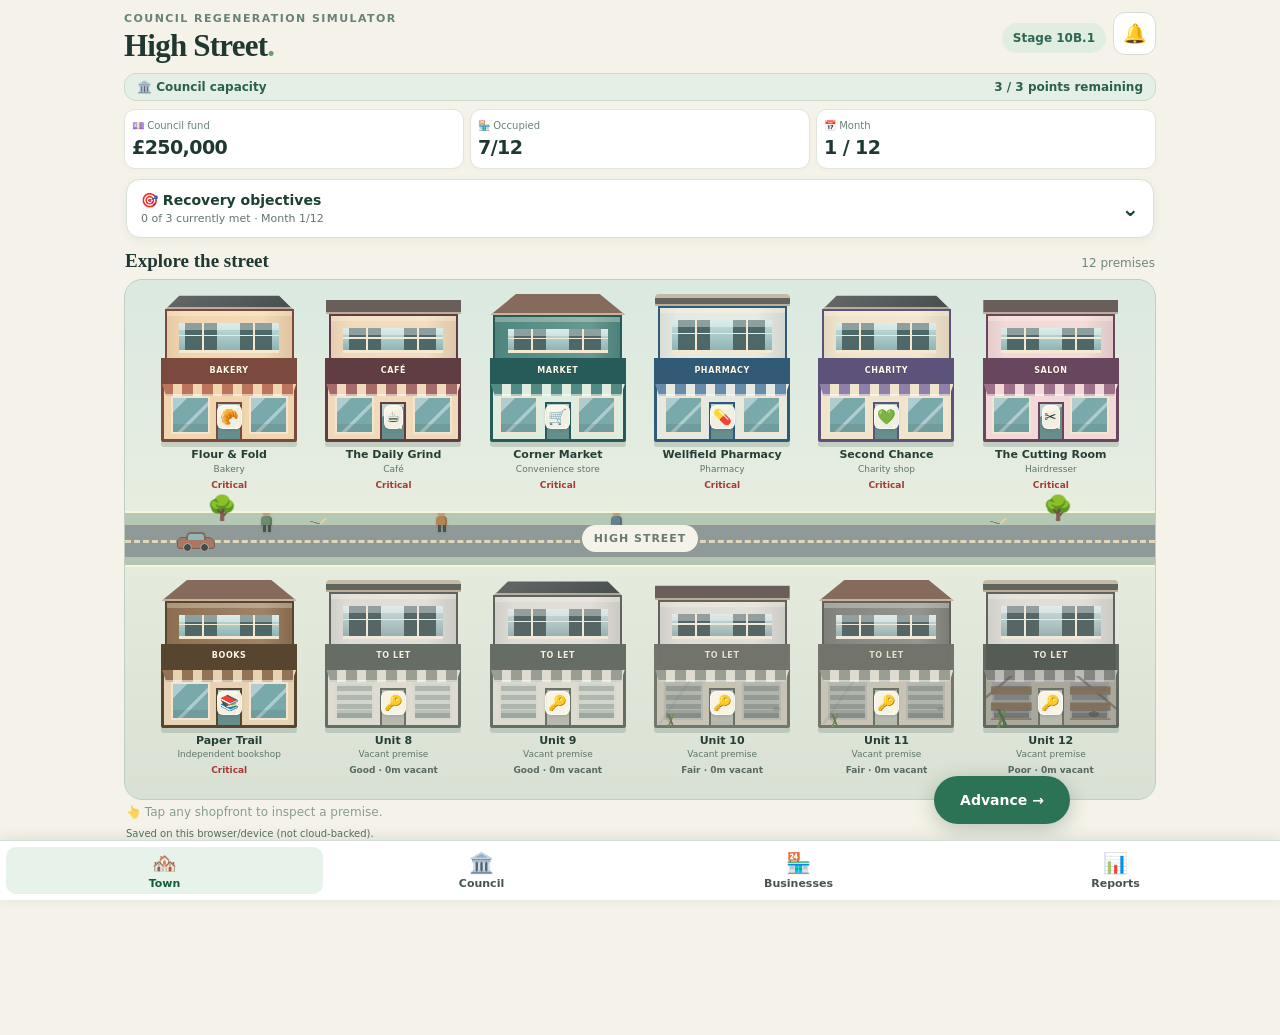
<file: index.html>
<!doctype html><html lang="en"><head><meta charset="UTF-8"><meta name="viewport" content="width=device-width,initial-scale=1,viewport-fit=cover"><title>High Street · Stage 10B.1</title><link rel="stylesheet" href="styles.css"><link rel="stylesheet" href="stage2.css?v=8a1-ui"><style>#details #close{display:none!important}</style><link rel="stylesheet" href="interface.css?v=8b5"><link rel="stylesheet" href="street-art.css?v=9a4"><link rel="stylesheet" href="owner-requests.css?v=9c4"><link rel="stylesheet" href="property-improvements.css?v=10a21"></head><body>
<main class="shell"><header><div><div class="eyebrow">Council regeneration simulator</div><h1>High Street<span style="color:#65a079">.</span></h1></div><span class="phase">Stage 10B.1</span><button type="button" id="notification" class="notification" aria-label="Notifications">🔔 <span id="notification-count" hidden>0</span></button></header>
<section class="capacity-bar" aria-live="polite"><strong>🏛️ Council capacity</strong><span id="capacity-points">3 / 3 actions remaining</span></section>
<section class="stats overview-stats" aria-label="Town at a glance"><div class="stat"><small>💷 Council fund</small><b id="budget">—</b></div><div class="stat"><small>🏪 Occupied</small><b id="occupancy">—</b></div><div class="stat"><small>📅 Month</small><b id="month">—</b></div></section>
<section class="town-metrics" id="town-metrics" aria-label="Town economy"></section>
<section class="recovery-strip" id="recovery-strip" aria-label="Current recovery objectives"></section>
<nav class="quick-actions grouped-nav" aria-label="Legacy game options"><button type="button" id="show-council"><span aria-hidden="true">🏛️</span><span>Council</span></button><button type="button" id="show-economy"><span aria-hidden="true">💷</span><span>Economy</span></button><button type="button" id="show-performance"><span aria-hidden="true">📈</span><span>Performance</span></button><button type="button" id="show-alerts"><span aria-hidden="true">🔔</span><span>Alerts</span></button></nav>
<div id="pending-banner" class="pending-banner" hidden><strong>⚠ Council decision required</strong><span id="pending-message"></span><button type="button" id="reopen-event">Review decision</button></div>
<div class="section-head"><h2>Explore the street</h2><span>12 premises</span></div>
<div class="street-viewport" id="street-viewport" tabindex="0" aria-label="Scrollable interactive high street"><div class="map" aria-label="Interactive high street"><div class="rowshops" id="north"></div><div class="street"><span class="tree first" aria-hidden="true">🌳</span><span class="road-label">HIGH STREET</span><span class="street-scroll-cue" id="street-scroll-cue" aria-hidden="true" hidden>↔ <small>Scroll</small></span><span class="tree last" aria-hidden="true">🌳</span></div><div class="rowshops" id="south"></div></div></div><div class="hint">👆 Tap any shopfront to inspect a premise.</div>
<div class="floating-advance"><button type="button" id="advance" class="advance">Advance →</button></div>
<div id="save-status" class="save-status" aria-live="polite">Checking saved progress…</div>
<div id="modal" class="modal-backdrop" hidden><div class="modal-sheet" role="dialog" aria-modal="true" aria-labelledby="modal-title" tabindex="-1"><div class="modal-bar"><strong id="modal-title">High Street</strong><button type="button" class="modal-dismiss" id="dismiss-modal" aria-label="Close panel">×</button></div><div class="modal-scroll">
<section class="panel" id="notifications" hidden></section><section class="panel" id="owner-request" hidden></section><section class="panel" id="economy-hub" hidden><h3>💷 Town economy</h3><p class="hub-intro">Explore local conditions and what is affecting your town.</p><div class="hub-actions"><button type="button" id="hub-local-economy">Local economy <small>Employment, earnings and living costs</small></button><button type="button" id="hub-issues">Current issues <small>Policies and developments affecting the town</small></button></div></section>
<section class="panel" id="local-economy-panel" hidden><h3>Local economy</h3><div id="local-economy-content"></div></section>
<section class="panel" id="issues" hidden><h3>Current issues & influences</h3><div id="issues-content"></div></section>
<section class="panel" id="performance" hidden><h3>Town performance</h3><p>Track the town and individual shops across completed months.</p><div class="perf-controls"><label for="perf-metric">Metric</label><select id="perf-metric"></select><label for="perf-shop">Business</label><select id="perf-shop"></select></div><div id="perf-summary" class="perf-summary"></div><div id="perf-chart" class="perf-chart"></div><div id="perf-data"></div></section>
<section class="panel" id="alerts-hub" hidden><h3>🔔 Alerts & updates</h3><p class="hub-intro">Notifications, your latest month and the recovery challenge.</p><div class="hub-actions"><button type="button" id="hub-notifications">Notifications <small>Decisions, opportunities and completed results</small></button><button type="button" id="hub-report">Monthly report <small>Trading and council finance summary</small></button><button type="button" id="hub-challenge">Recovery objectives <small>Targets and restart options</small></button></div></section>
<section class="panel" id="goal-panel" hidden><h3>12-month challenge</h3><p>Finish Month 12 with <b>10 of 12 premises occupied</b>, <b>10,000 monthly visits</b> and <b>70% of trading businesses financially Stable</b>. All three targets must be met. The final assessment uses completed Month 12 results.</p><button type="button" id="reset" class="reset">Restart challenge</button></section>
<section class="panel" id="council" aria-label="Council business rates policy"></section><section class="panel event-panel" id="event" hidden aria-live="polite"></section><section class="panel" id="final" hidden aria-live="polite"></section>
<section class="panel" id="report" hidden aria-live="polite"><h3>Month <span id="report-month"></span> trading report</h3><div class="details"><div class="detail"><small>Combined operating profit</small><strong id="report-profit"></strong></div><div class="detail"><small>Business rates expense</small><strong id="report-rates"></strong></div><div class="detail"><small>Council rates received</small><strong id="report-receipts"></strong></div><div class="detail"><small>Rates policy applied</small><strong id="report-band"></strong></div><div class="detail"><small>Council service costs</small><strong id="report-services"></strong></div><div class="detail"><small>Council fund after receipts and services</small><strong id="report-budget"></strong></div></div><div id="report-risks" class="note"></div></section>
<section class="panel" id="opportunities" hidden></section><section class="panel" id="details" hidden aria-live="polite"><div class="panel-top"><div><div class="eyebrow" id="detail-premise">Premise</div><h3><span id="detail-icon"></span> <span id="detail-title"></span></h3></div><button class="close" id="close" aria-label="Close details">×</button></div><section id="shop-overview" class="shop-overview" hidden></section><p id="detail-description"></p><details class="shop-meta"><summary>About this premises</summary><div class="details"><div class="detail"><small>Business category</small><strong id="detail-type"></strong></div><div class="detail"><small>Current status</small><strong id="detail-status"></strong></div><div class="detail"><small>Street position</small><strong id="detail-position"></strong></div><div class="detail" id="risk-box"><small>Financial outlook</small><strong id="detail-risk"></strong></div></div></details><section id="grant-section" class="grant-section" hidden></section><section id="financials" class="financials" hidden></section><section id="tenant-section" class="grant-section" hidden></section></section>
</div></div></div>
<div class="footer">High Street · Stage 10B.1 · £0 prototype</div></main><script src="data.js"></script><script src="rates.js"></script><script src="grants.js"></script><script src="economy.js"></script><script src="simulation.js"></script><script src="local-economy.js"></script><script src="businesses.js"></script><script src="council.js"></script><script src="strategic-opportunities.js"></script><script src="challenge.js"></script><script src="economic-actions.js"></script><script src="performance.js"></script><script src="capacity.js"></script><script src="property.js?v=10a1"></script><script src="developments.js"></script><script src="app.js?v=8a1-ui"></script><script src="interface.js?v=9c2"></script><script src="street-art.js?v=9a4"></script><script src="owner-request-rules.js?v=9c3"></script><script src="owner-requests.js?v=10a21"></script><script src="modal-controller.js?v=9c11"></script><script src="property-condition.js?v=10a1"></script><script src="property-improvements.js?v=10a21"></script><script src="ui-feedback.js?v=10a21"></script><script src="autonomous-openings.js?v=10b1"></script></body></html>
</file>
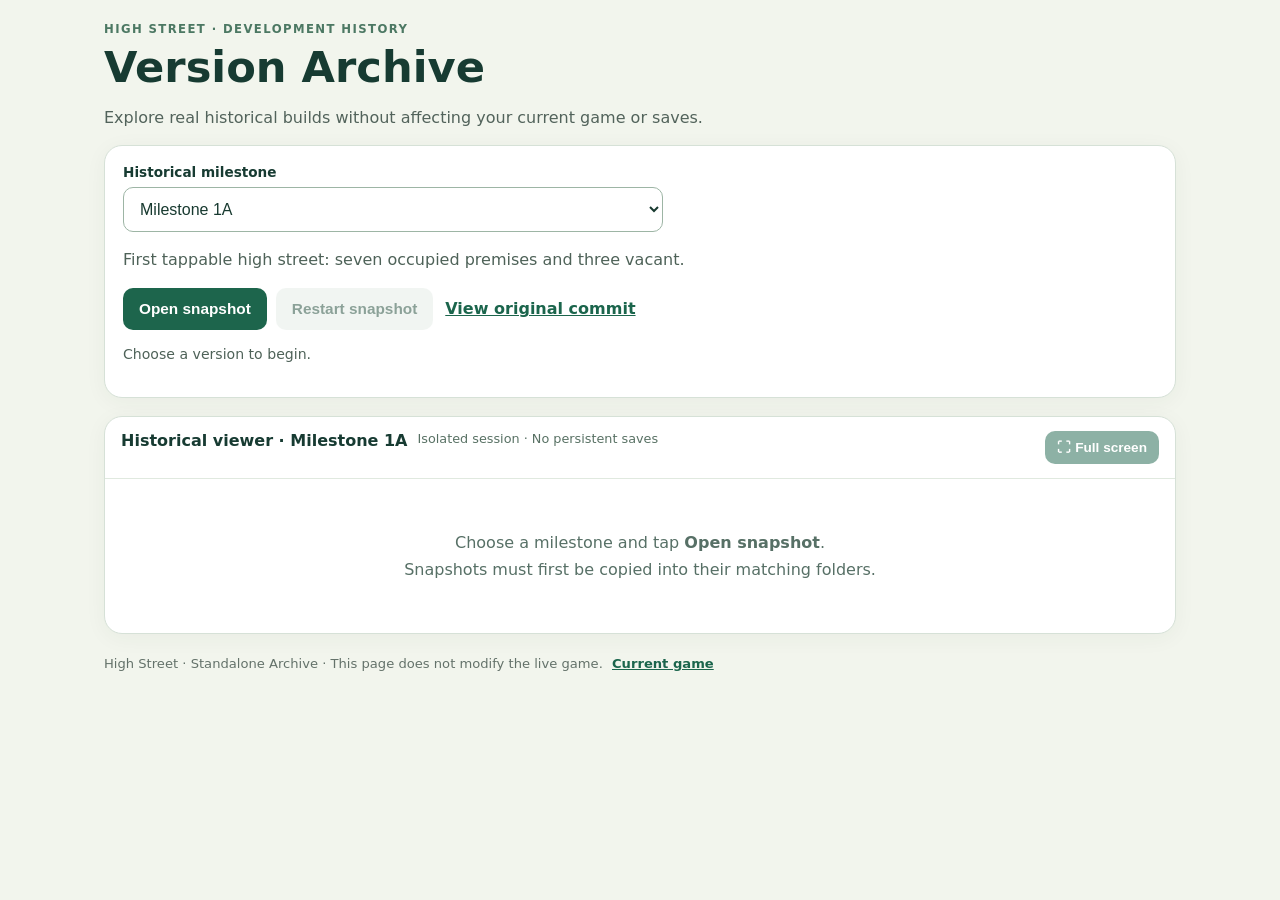
<file: archive/index.html>
<!doctype html>
<html lang="en"><head><meta charset="utf-8"><meta name="viewport" content="width=device-width,initial-scale=1,viewport-fit=cover"><meta name="color-scheme" content="light"><title>High Street — Version Archive</title><link rel="stylesheet" href="archive.css"></head>
<body><main class="shell"><header><div class="eyebrow">HIGH STREET · DEVELOPMENT HISTORY</div><h1>Version Archive</h1><p>Explore real historical builds without affecting your current game or saves.</p></header>
<section class="controls" aria-label="Choose a version"><label for="version">Historical milestone</label><select id="version"></select><p id="description"></p><div class="actions"><button id="open" type="button">Open snapshot</button><button id="restart" type="button" class="secondary" disabled>Restart snapshot</button><a id="commit" target="_blank" rel="noopener noreferrer">View original commit</a></div><p id="status" role="status" aria-live="polite">Choose a version to begin.</p></section>
<section class="viewer"><div class="viewerhead"><strong id="viewer-title">Historical viewer</strong><span>Isolated session · No persistent saves</span><button id="fullscreen" type="button" class="fullscreen-button" aria-pressed="false" disabled>⛶ Full screen</button></div><div id="empty" class="empty">Choose a milestone and tap <b>Open snapshot</b>.<br>Snapshots must first be copied into their matching folders.</div><iframe id="game" title="Historical High Street game" sandbox="allow-scripts allow-modals" referrerpolicy="no-referrer" hidden></iframe></section>
<footer>High Street · Standalone Archive · This page does not modify the live game. <a href="../index.html">Current game</a></footer></main>
<script src="versions.js"></script><script src="viewer.js"></script></body></html>
</file>
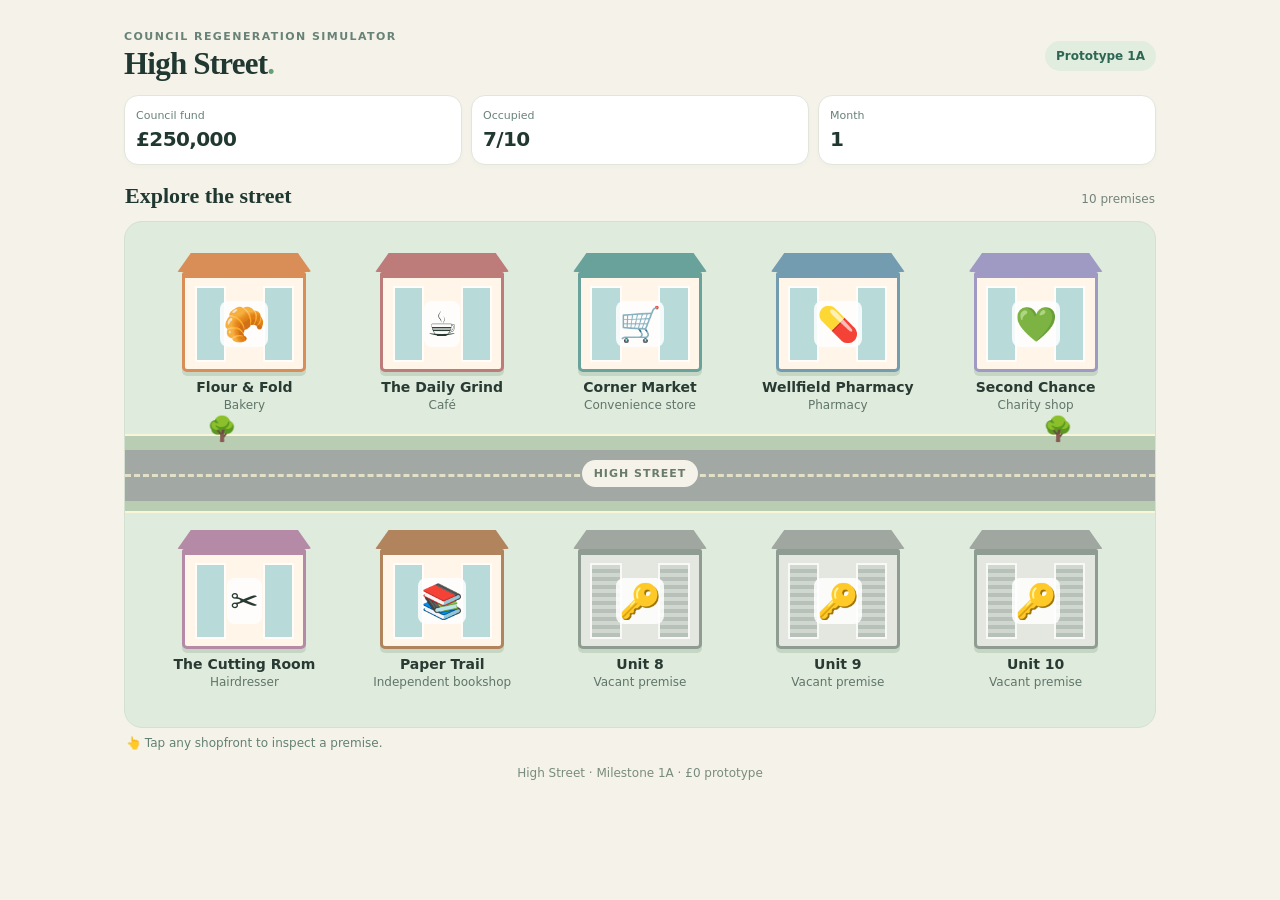
<file: archive/snapshots/1a/index.html>
<!doctype html><html lang="en"><head><meta charset="UTF-8"><meta name="viewport" content="width=device-width,initial-scale=1,viewport-fit=cover"><title>High Street • Milestone 1A</title><link rel="stylesheet" href="styles.css"></head><body>
<main class="shell"><header><div><div class="eyebrow">Council regeneration simulator</div><h1>High Street<span style="color:#65a079">.</span></h1></div><span class="phase">Prototype 1A</span></header>
<section class="stats" aria-label="Town overview"><div class="stat"><small>Council fund</small><b id="budget">—</b></div><div class="stat"><small>Occupied</small><b id="occupancy">—</b></div><div class="stat"><small>Month</small><b id="month">—</b></div></section>
<div class="section-head"><h2>Explore the street</h2><span>10 premises</span></div>
<div class="map" aria-label="Interactive high street"><div class="rowshops" id="north"></div><div class="street"><span class="tree first" aria-hidden="true">🌳</span><span class="road-label">HIGH STREET</span><span class="tree last" aria-hidden="true">🌳</span></div><div class="rowshops" id="south"></div></div><div class="hint">👆 Tap any shopfront to inspect a premise.</div>
<section class="panel" id="details" hidden aria-live="polite"><div class="panel-top"><div><div class="eyebrow" id="detail-premise">Premise</div><h3><span id="detail-icon"></span> <span id="detail-title"></span></h3></div><button class="close" id="close" aria-label="Close details">×</button></div><p id="detail-description"></p><div class="details"><div class="detail"><small>Business category</small><strong id="detail-type"></strong></div><div class="detail"><small>Current status</small><strong id="detail-status"></strong></div><div class="detail"><small>Street position</small><strong id="detail-position"></strong></div><div class="detail"><small>Financial information</small><strong>Coming in 1B</strong></div></div><div class="note">This milestone is exploratory. No trading, grants or monthly changes yet.</div></section>
<div class="footer">High Street · Milestone 1A · £0 prototype</div></main><script src="data.js"></script><script src="app.js"></script></body></html>
</file>
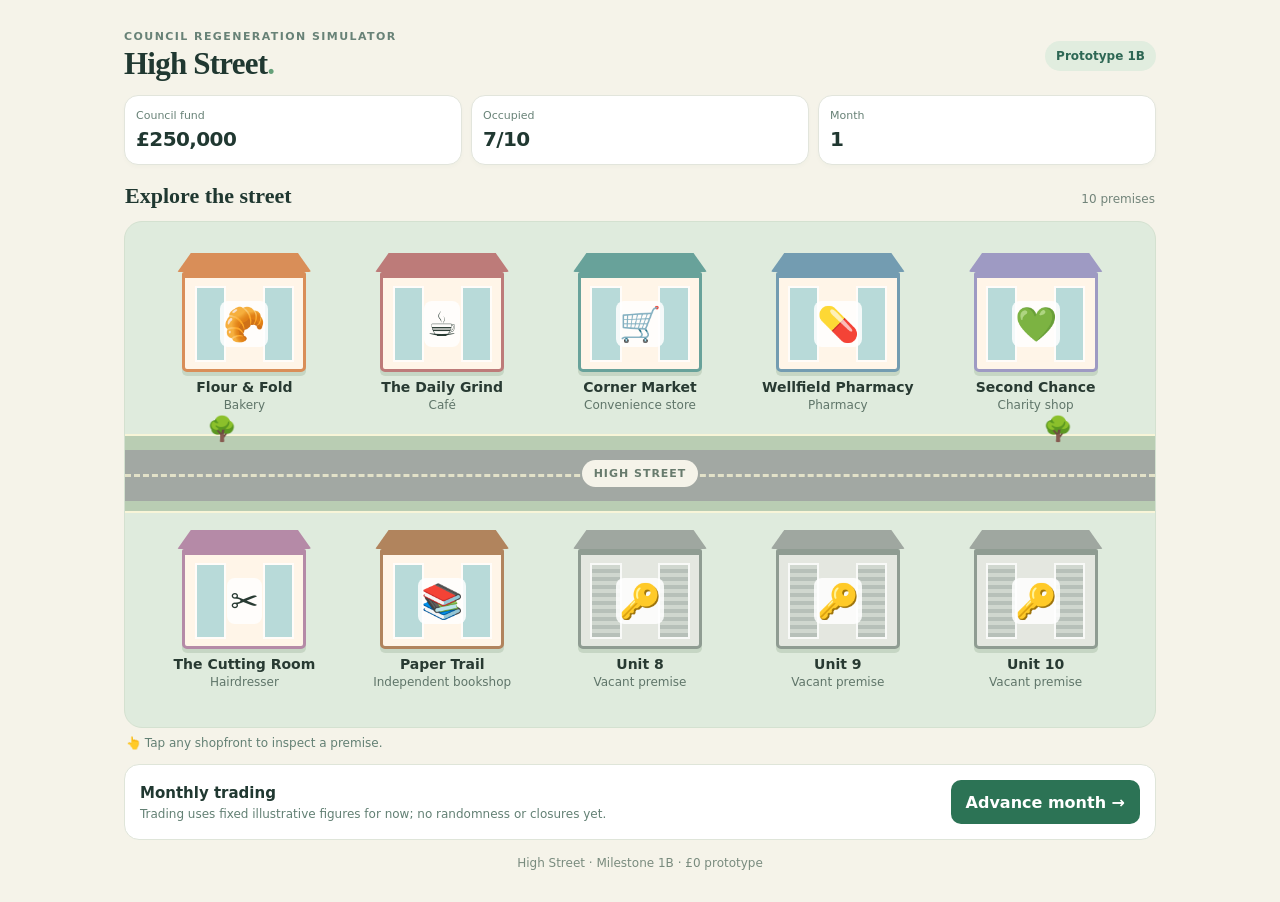
<file: archive/snapshots/1b/index.html>
<!doctype html><html lang="en"><head><meta charset="UTF-8"><meta name="viewport" content="width=device-width,initial-scale=1,viewport-fit=cover"><title>High Street • Milestone 1B</title><link rel="stylesheet" href="styles.css"></head><body>
<main class="shell"><header><div><div class="eyebrow">Council regeneration simulator</div><h1>High Street<span style="color:#65a079">.</span></h1></div><span class="phase">Prototype 1B</span></header>
<section class="stats" aria-label="Town overview"><div class="stat"><small>Council fund</small><b id="budget">—</b></div><div class="stat"><small>Occupied</small><b id="occupancy">—</b></div><div class="stat"><small>Month</small><b id="month">—</b></div></section>
<div class="section-head"><h2>Explore the street</h2><span>10 premises</span></div>
<div class="map" aria-label="Interactive high street"><div class="rowshops" id="north"></div><div class="street"><span class="tree first" aria-hidden="true">🌳</span><span class="road-label">HIGH STREET</span><span class="tree last" aria-hidden="true">🌳</span></div><div class="rowshops" id="south"></div></div><div class="hint">👆 Tap any shopfront to inspect a premise.</div>
<section class="turn-controls"><div><strong>Monthly trading</strong><p>Trading uses fixed illustrative figures for now; no randomness or closures yet.</p></div><button type="button" id="advance" class="advance">Advance month →</button></section>
<section class="panel" id="report" hidden aria-live="polite"><h3>Month <span id="report-month"></span> trading report</h3><div class="details"><div class="detail"><small>Combined operating profit</small><strong id="report-profit"></strong></div><div class="detail"><small>Business rates expense</small><strong id="report-rates"></strong></div><div class="detail"><small>Council regeneration fund</small><strong id="report-budget"></strong></div></div></section>
<section class="panel" id="details" hidden aria-live="polite"><div class="panel-top"><div><div class="eyebrow" id="detail-premise">Premise</div><h3><span id="detail-icon"></span> <span id="detail-title"></span></h3></div><button class="close" id="close" aria-label="Close details">×</button></div><p id="detail-description"></p><div class="details"><div class="detail"><small>Business category</small><strong id="detail-type"></strong></div><div class="detail"><small>Current status</small><strong id="detail-status"></strong></div><div class="detail"><small>Street position</small><strong id="detail-position"></strong></div></div><section id="financials" class="financials" hidden></section></section>
<div class="footer">High Street · Milestone 1B · £0 prototype</div></main><script src="data.js"></script><script src="rates.js"></script><script src="simulation.js"></script><script src="app.js"></script></body></html>
</file>
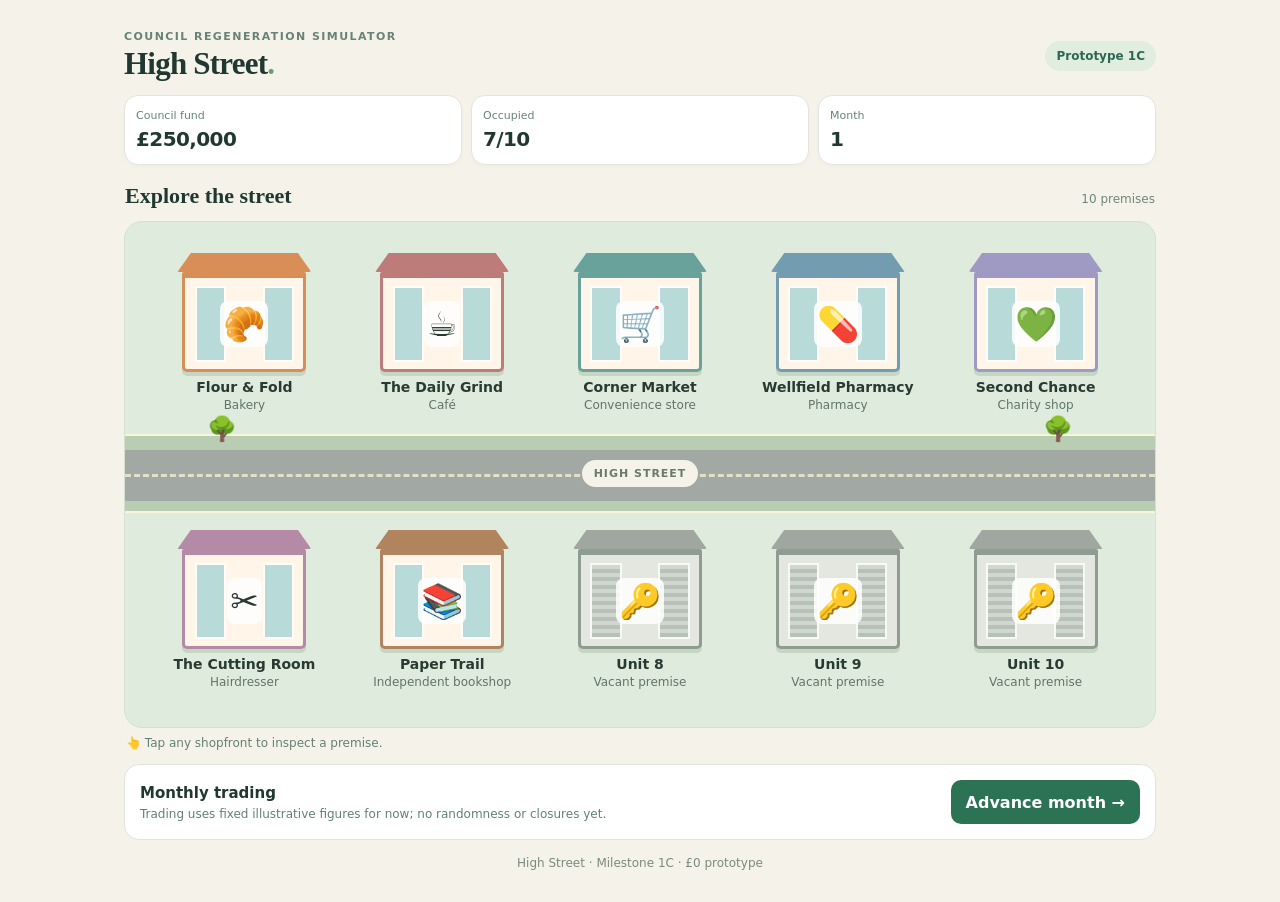
<file: archive/snapshots/1c/index.html>
<!doctype html><html lang="en"><head><meta charset="UTF-8"><meta name="viewport" content="width=device-width,initial-scale=1,viewport-fit=cover"><title>High Street • Milestone 1C</title><link rel="stylesheet" href="styles.css"></head><body>
<main class="shell"><header><div><div class="eyebrow">Council regeneration simulator</div><h1>High Street<span style="color:#65a079">.</span></h1></div><span class="phase">Prototype 1C</span></header>
<section class="stats" aria-label="Town overview"><div class="stat"><small>Council fund</small><b id="budget">—</b></div><div class="stat"><small>Occupied</small><b id="occupancy">—</b></div><div class="stat"><small>Month</small><b id="month">—</b></div></section>
<div class="section-head"><h2>Explore the street</h2><span>10 premises</span></div>
<div class="map" aria-label="Interactive high street"><div class="rowshops" id="north"></div><div class="street"><span class="tree first" aria-hidden="true">🌳</span><span class="road-label">HIGH STREET</span><span class="tree last" aria-hidden="true">🌳</span></div><div class="rowshops" id="south"></div></div><div class="hint">👆 Tap any shopfront to inspect a premise.</div>
<section class="turn-controls"><div><strong>Monthly trading</strong><p>Trading uses fixed illustrative figures for now; no randomness or closures yet.</p></div><button type="button" id="advance" class="advance">Advance month →</button></section>
<section class="panel" id="report" hidden aria-live="polite"><h3>Month <span id="report-month"></span> trading report</h3><div class="details"><div class="detail"><small>Combined operating profit</small><strong id="report-profit"></strong></div><div class="detail"><small>Business rates expense</small><strong id="report-rates"></strong></div><div class="detail"><small>Council regeneration fund</small><strong id="report-budget"></strong></div></div></section>
<section class="panel" id="details" hidden aria-live="polite"><div class="panel-top"><div><div class="eyebrow" id="detail-premise">Premise</div><h3><span id="detail-icon"></span> <span id="detail-title"></span></h3></div><button class="close" id="close" aria-label="Close details">×</button></div><p id="detail-description"></p><div class="details"><div class="detail"><small>Business category</small><strong id="detail-type"></strong></div><div class="detail"><small>Current status</small><strong id="detail-status"></strong></div><div class="detail"><small>Street position</small><strong id="detail-position"></strong></div></div><section id="financials" class="financials" hidden></section><section id="grant-section" class="grant-section" hidden></section></section>
<div class="footer">High Street · Milestone 1C · £0 prototype</div></main><script src="data.js"></script><script src="rates.js"></script><script src="grants.js"></script><script src="simulation.js"></script><script src="app.js"></script></body></html>
</file>
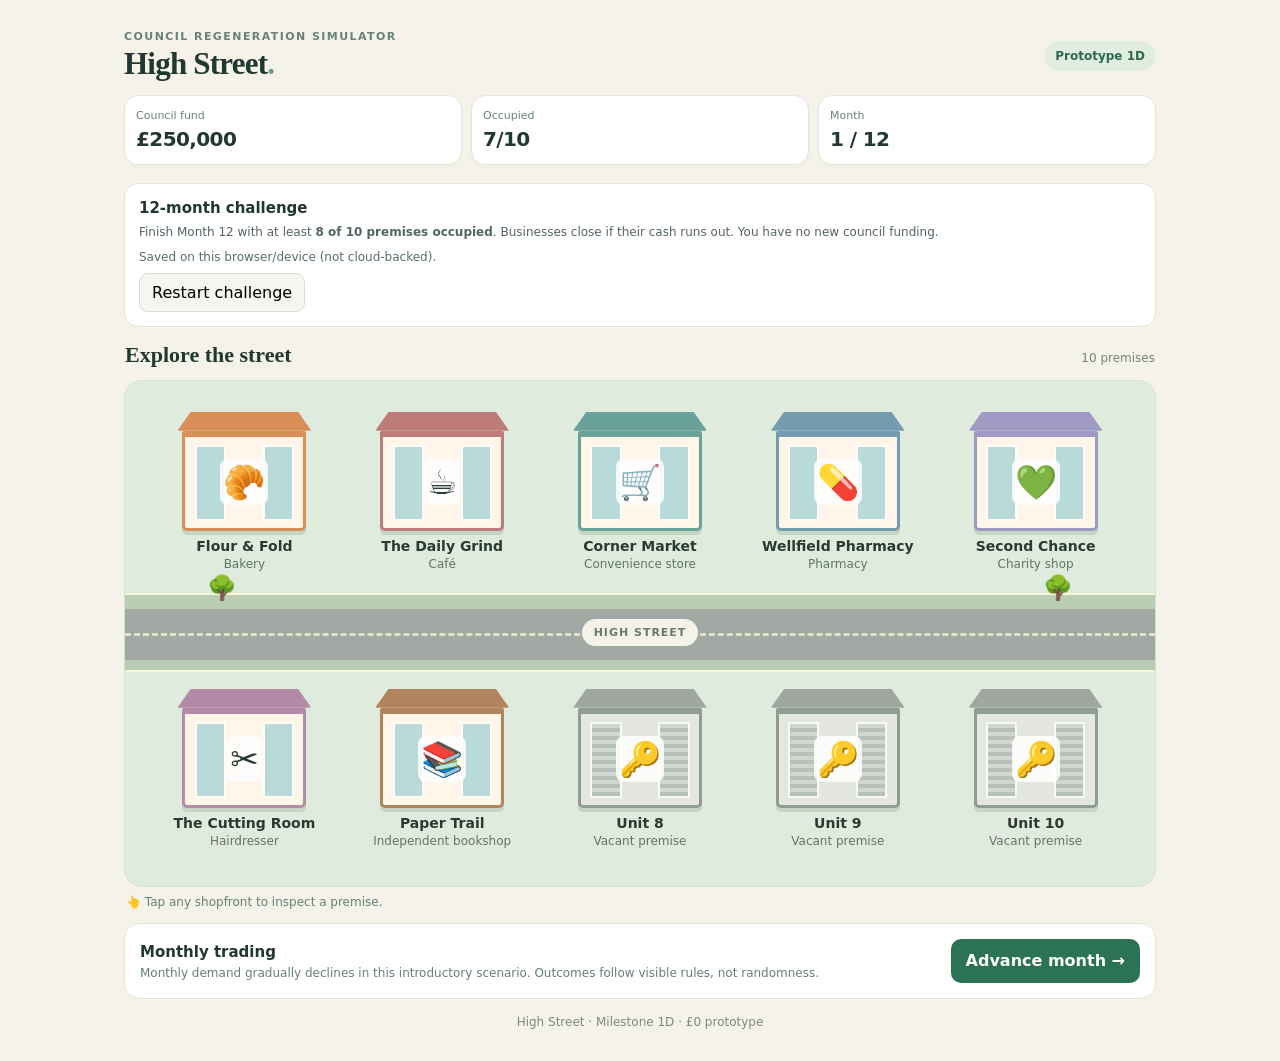
<file: archive/snapshots/1d/index.html>
<!doctype html><html lang="en"><head><meta charset="UTF-8"><meta name="viewport" content="width=device-width,initial-scale=1,viewport-fit=cover"><title>High Street • Milestone 1D</title><link rel="stylesheet" href="styles.css"></head><body>
<main class="shell"><header><div><div class="eyebrow">Council regeneration simulator</div><h1>High Street<span style="color:#65a079">.</span></h1></div><span class="phase">Prototype 1D</span></header>
<section class="stats" aria-label="Town overview"><div class="stat"><small>Council fund</small><b id="budget">—</b></div><div class="stat"><small>Occupied</small><b id="occupancy">—</b></div><div class="stat"><small>Month</small><b id="month">—</b></div></section>
<section class="challenge-bar" id="challenge-bar"><strong>12-month challenge</strong><p>Finish Month 12 with at least <b>8 of 10 premises occupied</b>. Businesses close if their cash runs out. You have no new council funding.</p><div id="save-status" class="save-status">Checking saved progress…</div><button type="button" id="reset" class="reset">Restart challenge</button></section>
<div class="section-head"><h2>Explore the street</h2><span>10 premises</span></div>
<div class="map" aria-label="Interactive high street"><div class="rowshops" id="north"></div><div class="street"><span class="tree first" aria-hidden="true">🌳</span><span class="road-label">HIGH STREET</span><span class="tree last" aria-hidden="true">🌳</span></div><div class="rowshops" id="south"></div></div><div class="hint">👆 Tap any shopfront to inspect a premise.</div>
<section class="turn-controls"><div><strong>Monthly trading</strong><p>Monthly demand gradually declines in this introductory scenario. Outcomes follow visible rules, not randomness.</p></div><button type="button" id="advance" class="advance">Advance month →</button></section>
<section class="panel event-panel" id="event" hidden aria-live="polite"></section>
<section class="panel" id="final" hidden aria-live="polite"></section>
<section class="panel" id="report" hidden aria-live="polite"><h3>Month <span id="report-month"></span> trading report</h3><div class="details"><div class="detail"><small>Combined operating profit</small><strong id="report-profit"></strong></div><div class="detail"><small>Business rates expense</small><strong id="report-rates"></strong></div><div class="detail"><small>Council regeneration fund</small><strong id="report-budget"></strong></div></div></section>
<section class="panel" id="details" hidden aria-live="polite"><div class="panel-top"><div><div class="eyebrow" id="detail-premise">Premise</div><h3><span id="detail-icon"></span> <span id="detail-title"></span></h3></div><button class="close" id="close" aria-label="Close details">×</button></div><p id="detail-description"></p><div class="details"><div class="detail"><small>Business category</small><strong id="detail-type"></strong></div><div class="detail"><small>Current status</small><strong id="detail-status"></strong></div><div class="detail"><small>Street position</small><strong id="detail-position"></strong></div></div><section id="financials" class="financials" hidden></section><section id="grant-section" class="grant-section" hidden></section><section id="tenant-section" class="grant-section" hidden></section></section>
<div class="footer">High Street · Milestone 1D · £0 prototype</div></main><script src="data.js"></script><script src="rates.js"></script><script src="grants.js"></script><script src="simulation.js"></script><script src="challenge.js"></script><script src="app.js"></script></body></html>
</file>
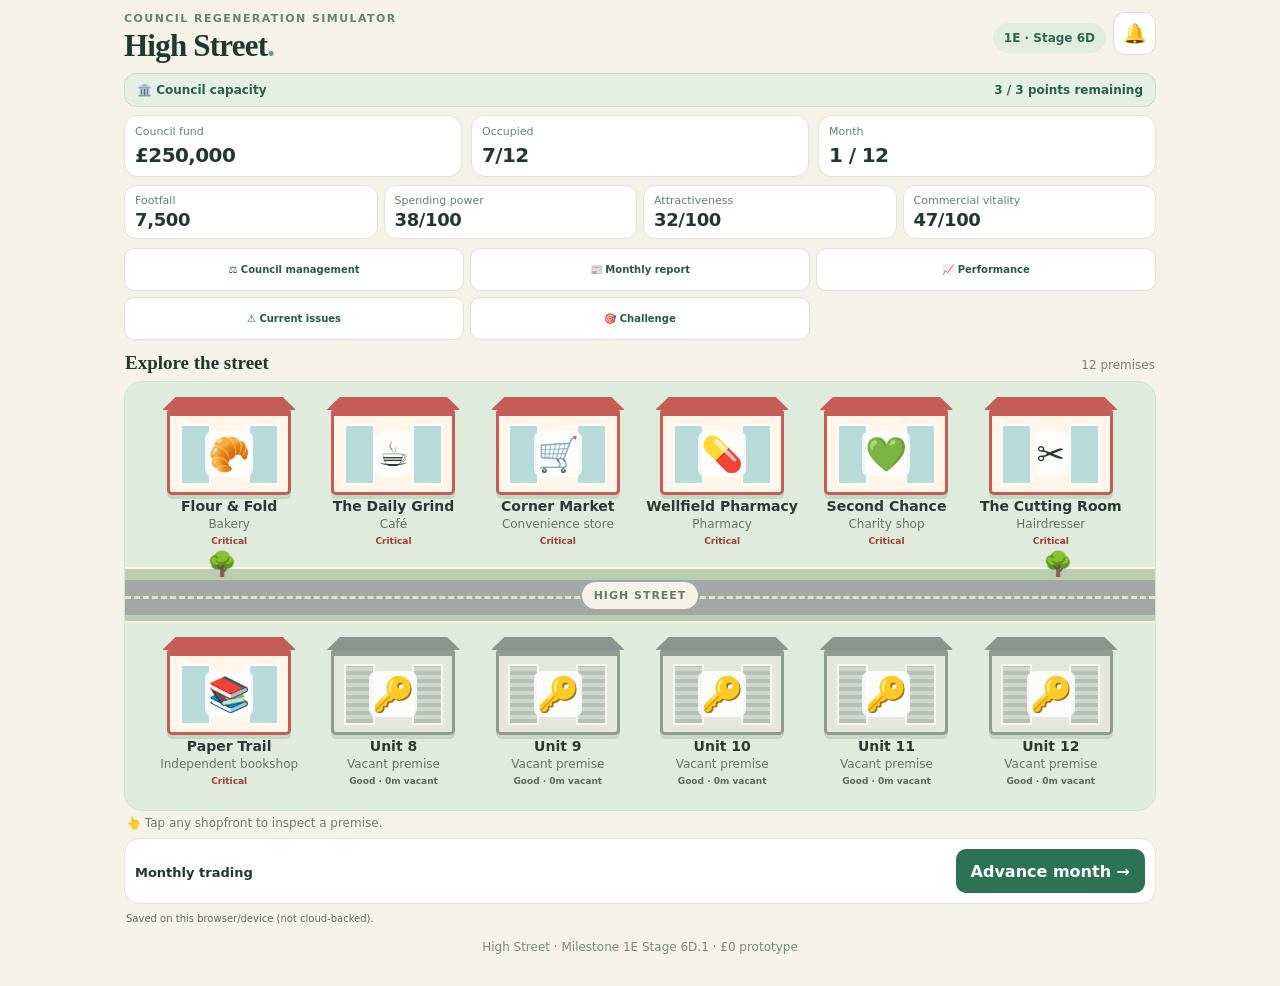
<file: archive/snapshots/1e.6/index.html>
<!doctype html><html lang="en"><head><meta charset="UTF-8"><meta name="viewport" content="width=device-width,initial-scale=1,viewport-fit=cover"><title>High Street · 1E Stage 6D</title><link rel="stylesheet" href="styles.css"><link rel="stylesheet" href="stage2.css"></head><body>
<main class="shell"><header><div><div class="eyebrow">Council regeneration simulator</div><h1>High Street<span style="color:#65a079">.</span></h1></div><span class="phase">1E · Stage 6D</span><button type="button" id="notification" class="notification" aria-label="Notifications">🔔 <span id="notification-count" hidden>0</span></button></header>
<section class="capacity-bar" aria-live="polite"><strong>🏛️ Council capacity</strong><span id="capacity-points">3 / 3 actions remaining</span></section>
<section class="stats" aria-label="Town overview"><div class="stat"><small>Council fund</small><b id="budget">—</b></div><div class="stat"><small>Occupied</small><b id="occupancy">—</b></div><div class="stat"><small>Month</small><b id="month">—</b></div></section>
<section class="town-metrics" id="town-metrics" aria-label="Town economy"></section>
<nav class="quick-actions" aria-label="Game options">
<button type="button" id="show-council">⚖️ Council management</button>
<button type="button" id="show-report">📰 Monthly report</button>
<button type="button" id="show-performance">📈 Performance</button>
<button type="button" id="show-issues">⚠️ Current issues</button>
<button type="button" id="show-goal">🎯 Challenge</button>
</nav>
<div id="pending-banner" class="pending-banner" hidden><strong>⚠ Council decision required</strong><span id="pending-message"></span><button type="button" id="reopen-event">Review decision</button></div>
<div class="section-head"><h2>Explore the street</h2><span>12 premises</span></div>
<div class="map" aria-label="Interactive high street"><div class="rowshops" id="north"></div><div class="street"><span class="tree first" aria-hidden="true">🌳</span><span class="road-label">HIGH STREET</span><span class="tree last" aria-hidden="true">🌳</span></div><div class="rowshops" id="south"></div></div><div class="hint">👆 Tap any shopfront to inspect a premise.</div>
<section class="turn-controls"><div><strong>Monthly trading</strong><p>Shop sales respond to town footfall, spending power and attractiveness. Commercial Vitality affects footfall and attractiveness.</p></div><button type="button" id="advance" class="advance">Advance month →</button></section>
<div id="save-status" class="save-status" aria-live="polite">Checking saved progress…</div>
<div id="modal" class="modal-backdrop" hidden>
  <div class="modal-sheet" role="dialog" aria-modal="true" aria-labelledby="modal-title" tabindex="-1">
    <div class="modal-bar"><strong id="modal-title">High Street</strong><button type="button" class="modal-dismiss" id="dismiss-modal" aria-label="Close panel">×</button></div>
    <div class="modal-scroll">
    <section class="panel" id="notifications" hidden></section>
<section class="panel" id="issues" hidden><h3>Current issues & influences</h3><div id="issues-content"></div></section>
<section class="panel" id="performance" hidden><h3>Town performance</h3><p>Track the town and individual shops across completed months.</p><div class="perf-controls"><label for="perf-metric">Metric</label><select id="perf-metric"></select><label for="perf-shop">Business</label><select id="perf-shop"></select></div><div id="perf-summary" class="perf-summary"></div><div id="perf-chart" class="perf-chart"></div><div id="perf-data"></div></section>
    <section class="panel" id="goal-panel" hidden><h3>12-month challenge</h3><p>Finish Month 12 with <b>10 of 12 premises occupied</b>, <b>10,000 monthly visits</b> and <b>70% of trading businesses financially Stable</b>. All three targets must be met. The final assessment uses completed Month 12 results.</p><button type="button" id="reset" class="reset">Restart challenge</button></section>
    <section class="panel" id="council" aria-label="Council business rates policy"></section>
<section class="panel event-panel" id="event" hidden aria-live="polite"></section><section class="panel" id="final" hidden aria-live="polite"></section>
<section class="panel" id="report" hidden aria-live="polite"><h3>Month <span id="report-month"></span> trading report</h3><div class="details"><div class="detail"><small>Combined operating profit</small><strong id="report-profit"></strong></div><div class="detail"><small>Business rates expense</small><strong id="report-rates"></strong></div><div class="detail"><small>Council rates received</small><strong id="report-receipts"></strong></div><div class="detail"><small>Rates policy applied</small><strong id="report-band"></strong></div><div class="detail"><small>Council service costs</small><strong id="report-services"></strong></div><div class="detail"><small>Council fund after receipts and services</small><strong id="report-budget"></strong></div></div><div id="report-risks" class="note"></div></section>
<section class="panel" id="details" hidden aria-live="polite"><div class="panel-top"><div><div class="eyebrow" id="detail-premise">Premise</div><h3><span id="detail-icon"></span> <span id="detail-title"></span></h3></div><button class="close" id="close" aria-label="Close details">×</button></div><section id="shop-overview" class="shop-overview" hidden></section><p id="detail-description"></p><details class="shop-meta"><summary>About this premises</summary><div class="details"><div class="detail"><small>Business category</small><strong id="detail-type"></strong></div><div class="detail"><small>Current status</small><strong id="detail-status"></strong></div><div class="detail"><small>Street position</small><strong id="detail-position"></strong></div><div class="detail" id="risk-box"><small>Financial outlook</small><strong id="detail-risk"></strong></div></div></details><section id="grant-section" class="grant-section" hidden></section><section id="financials" class="financials" hidden></section><section id="tenant-section" class="grant-section" hidden></section></section>
    </div>
  </div>
</div>
<div class="footer">High Street · Milestone 1E Stage 6D.1 · £0 prototype</div></main><script src="data.js"></script><script src="rates.js"></script><script src="grants.js"></script><script src="economy.js"></script><script src="simulation.js"></script><script src="businesses.js"></script><script src="council.js"></script><script src="challenge.js"></script><script src="performance.js"></script><script src="capacity.js"></script><script src="property.js"></script><script src="developments.js"></script><script src="app.js"></script></body></html>
</file>
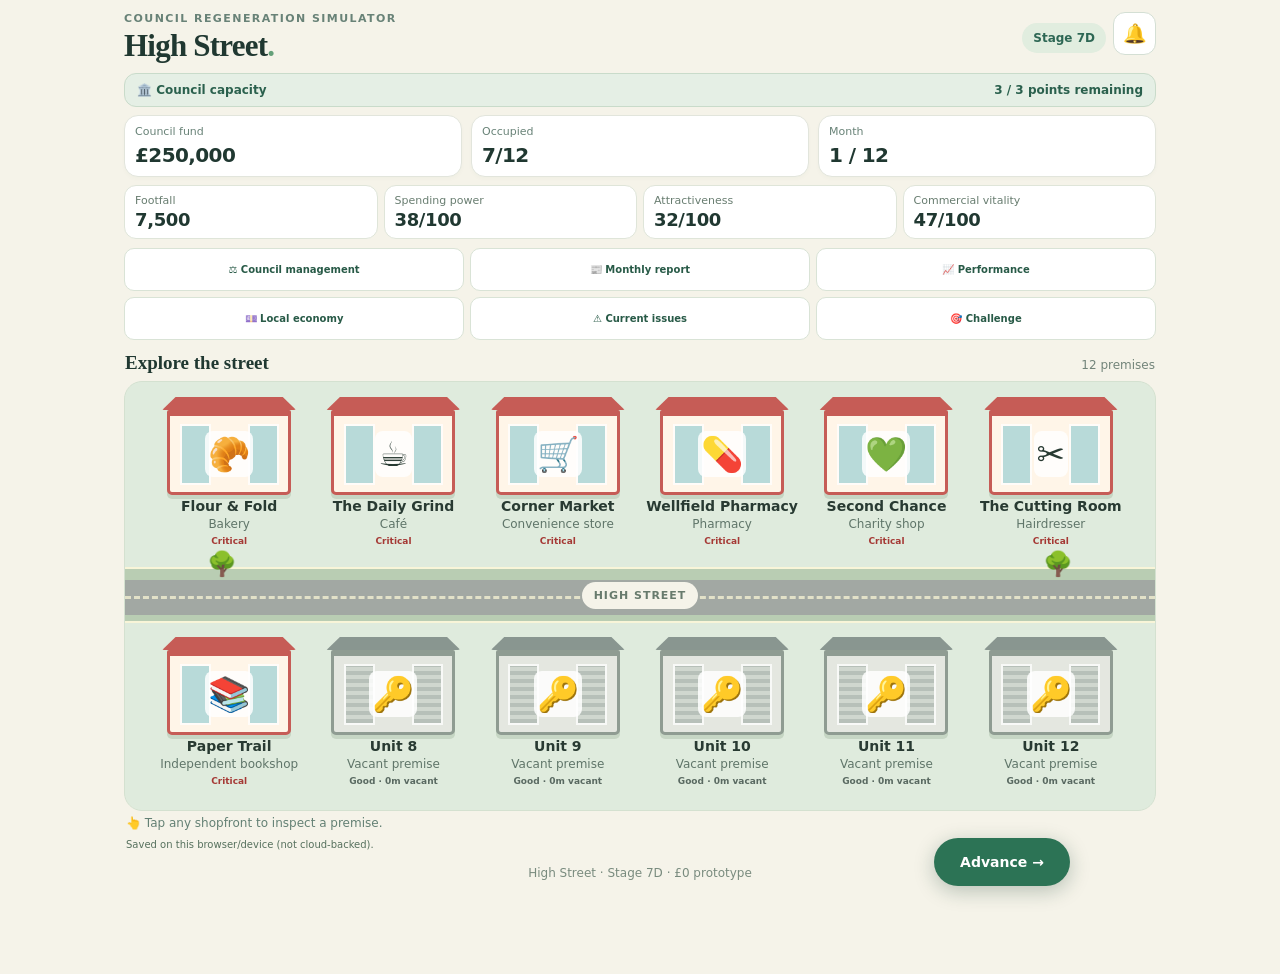
<file: archive/snapshots/1e.7d.2/index.html>
<!doctype html><html lang="en"><head><meta charset="UTF-8"><meta name="viewport" content="width=device-width,initial-scale=1,viewport-fit=cover"><title>High Street · Stage 7D</title><link rel="stylesheet" href="styles.css"><link rel="stylesheet" href="stage2.css?v=7d1-layoutfix"></head><body>
<main class="shell"><header><div><div class="eyebrow">Council regeneration simulator</div><h1>High Street<span style="color:#65a079">.</span></h1></div><span class="phase">Stage 7D</span><button type="button" id="notification" class="notification" aria-label="Notifications">🔔 <span id="notification-count" hidden>0</span></button></header>
<section class="capacity-bar" aria-live="polite"><strong>🏛️ Council capacity</strong><span id="capacity-points">3 / 3 actions remaining</span></section>
<section class="stats" aria-label="Town overview"><div class="stat"><small>Council fund</small><b id="budget">—</b></div><div class="stat"><small>Occupied</small><b id="occupancy">—</b></div><div class="stat"><small>Month</small><b id="month">—</b></div></section>
<section class="town-metrics" id="town-metrics" aria-label="Town economy"></section>
<nav class="quick-actions" aria-label="Game options">
<button type="button" id="show-council">⚖️ Council management</button>
<button type="button" id="show-report">📰 Monthly report</button>
<button type="button" id="show-performance">📈 Performance</button>
<button type="button" id="show-economy">💷 Local economy</button>
<button type="button" id="show-issues">⚠️ Current issues</button>
<button type="button" id="show-goal">🎯 Challenge</button>
</nav>
<div id="pending-banner" class="pending-banner" hidden><strong>⚠ Council decision required</strong><span id="pending-message"></span><button type="button" id="reopen-event">Review decision</button></div>
<div class="section-head"><h2>Explore the street</h2><span>12 premises</span></div>
<div class="street-viewport" id="street-viewport" tabindex="0" aria-label="Scrollable interactive high street"><div class="map" aria-label="Interactive high street"><div class="rowshops" id="north"></div><div class="street"><span class="tree first" aria-hidden="true">🌳</span><span class="road-label">HIGH STREET</span><span class="street-scroll-cue" id="street-scroll-cue" aria-hidden="true" hidden>↔ <small>Scroll</small></span><span class="tree last" aria-hidden="true">🌳</span></div><div class="rowshops" id="south"></div></div></div><div class="hint">👆 Tap any shopfront to inspect a premise.</div>
<div class="floating-advance"><button type="button" id="advance" class="advance">Advance →</button></div>
<div id="save-status" class="save-status" aria-live="polite">Checking saved progress…</div>
<div id="modal" class="modal-backdrop" hidden>
  <div class="modal-sheet" role="dialog" aria-modal="true" aria-labelledby="modal-title" tabindex="-1">
    <div class="modal-bar"><strong id="modal-title">High Street</strong><button type="button" class="modal-dismiss" id="dismiss-modal" aria-label="Close panel">×</button></div>
    <div class="modal-scroll">
    <section class="panel" id="notifications" hidden></section>
<section class="panel" id="local-economy-panel" hidden><h3>Local economy</h3><div id="local-economy-content"></div></section>
<section class="panel" id="issues" hidden><h3>Current issues & influences</h3><div id="issues-content"></div></section>
<section class="panel" id="performance" hidden><h3>Town performance</h3><p>Track the town and individual shops across completed months.</p><div class="perf-controls"><label for="perf-metric">Metric</label><select id="perf-metric"></select><label for="perf-shop">Business</label><select id="perf-shop"></select></div><div id="perf-summary" class="perf-summary"></div><div id="perf-chart" class="perf-chart"></div><div id="perf-data"></div></section>
    <section class="panel" id="goal-panel" hidden><h3>12-month challenge</h3><p>Finish Month 12 with <b>10 of 12 premises occupied</b>, <b>10,000 monthly visits</b> and <b>70% of trading businesses financially Stable</b>. All three targets must be met. The final assessment uses completed Month 12 results.</p><button type="button" id="reset" class="reset">Restart challenge</button></section>
    <section class="panel" id="council" aria-label="Council business rates policy"></section>
<section class="panel event-panel" id="event" hidden aria-live="polite"></section><section class="panel" id="final" hidden aria-live="polite"></section>
<section class="panel" id="report" hidden aria-live="polite"><h3>Month <span id="report-month"></span> trading report</h3><div class="details"><div class="detail"><small>Combined operating profit</small><strong id="report-profit"></strong></div><div class="detail"><small>Business rates expense</small><strong id="report-rates"></strong></div><div class="detail"><small>Council rates received</small><strong id="report-receipts"></strong></div><div class="detail"><small>Rates policy applied</small><strong id="report-band"></strong></div><div class="detail"><small>Council service costs</small><strong id="report-services"></strong></div><div class="detail"><small>Council fund after receipts and services</small><strong id="report-budget"></strong></div></div><div id="report-risks" class="note"></div></section>
<section class="panel" id="opportunities" hidden></section><section class="panel" id="details" hidden aria-live="polite"><div class="panel-top"><div><div class="eyebrow" id="detail-premise">Premise</div><h3><span id="detail-icon"></span> <span id="detail-title"></span></h3></div><button class="close" id="close" aria-label="Close details">×</button></div><section id="shop-overview" class="shop-overview" hidden></section><p id="detail-description"></p><details class="shop-meta"><summary>About this premises</summary><div class="details"><div class="detail"><small>Business category</small><strong id="detail-type"></strong></div><div class="detail"><small>Current status</small><strong id="detail-status"></strong></div><div class="detail"><small>Street position</small><strong id="detail-position"></strong></div><div class="detail" id="risk-box"><small>Financial outlook</small><strong id="detail-risk"></strong></div></div></details><section id="grant-section" class="grant-section" hidden></section><section id="financials" class="financials" hidden></section><section id="tenant-section" class="grant-section" hidden></section></section>
    </div>
  </div>
</div>
<div class="footer">High Street · Stage 7D · £0 prototype</div></main><script src="data.js"></script><script src="rates.js"></script><script src="grants.js"></script><script src="economy.js"></script><script src="simulation.js"></script><script src="local-economy.js"></script><script src="businesses.js"></script><script src="council.js"></script><script src="strategic-opportunities.js"></script><script src="challenge.js"></script><script src="economic-actions.js"></script><script src="performance.js"></script><script src="capacity.js"></script><script src="property.js"></script><script src="developments.js"></script><script src="app.js?v=7d1-layoutfix"></script></body></html>
</file>
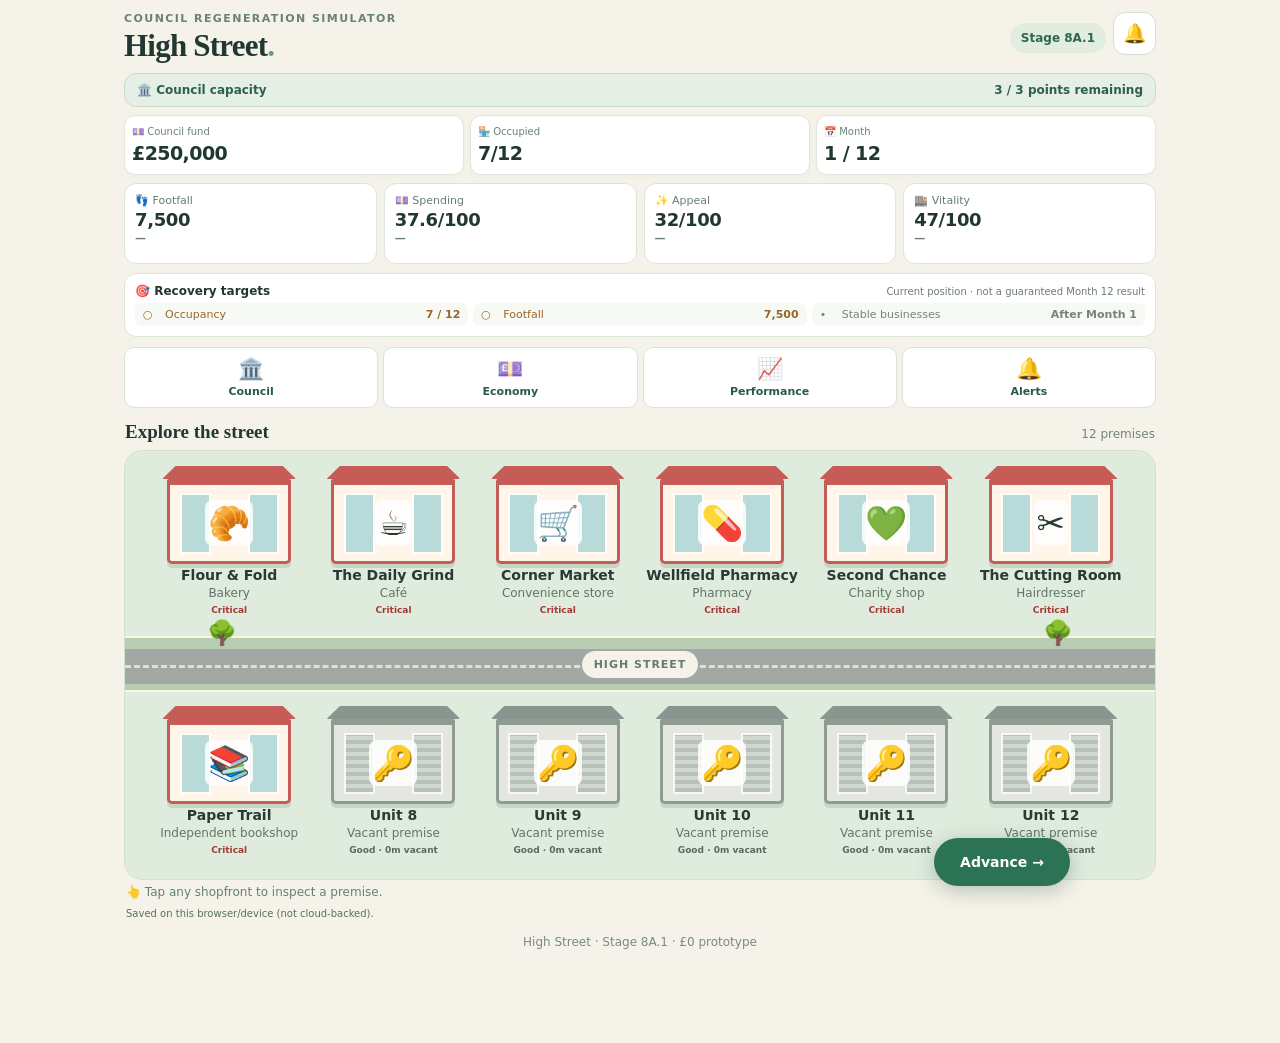
<file: archive/snapshots/1e.8a.1/index.html>
<!doctype html><html lang="en"><head><meta charset="UTF-8"><meta name="viewport" content="width=device-width,initial-scale=1,viewport-fit=cover"><title>High Street · Stage 8A.1</title><link rel="stylesheet" href="styles.css"><link rel="stylesheet" href="stage2.css?v=8a1-ui"></head><body>
<main class="shell"><header><div><div class="eyebrow">Council regeneration simulator</div><h1>High Street<span style="color:#65a079">.</span></h1></div><span class="phase">Stage 8A.1</span><button type="button" id="notification" class="notification" aria-label="Notifications">🔔 <span id="notification-count" hidden>0</span></button></header>
<section class="capacity-bar" aria-live="polite"><strong>🏛️ Council capacity</strong><span id="capacity-points">3 / 3 actions remaining</span></section>
<section class="stats overview-stats" aria-label="Town at a glance"><div class="stat"><small>💷 Council fund</small><b id="budget">—</b></div><div class="stat"><small>🏪 Occupied</small><b id="occupancy">—</b></div><div class="stat"><small>📅 Month</small><b id="month">—</b></div></section>
<section class="town-metrics" id="town-metrics" aria-label="Town economy"></section>
<section class="recovery-strip" id="recovery-strip" aria-label="Current recovery objectives"></section>
<nav class="quick-actions grouped-nav" aria-label="Game options">
<button type="button" id="show-council"><span aria-hidden="true">🏛️</span><span>Council</span></button>
<button type="button" id="show-economy"><span aria-hidden="true">💷</span><span>Economy</span></button>
<button type="button" id="show-performance"><span aria-hidden="true">📈</span><span>Performance</span></button>
<button type="button" id="show-alerts"><span aria-hidden="true">🔔</span><span>Alerts</span></button>
</nav>
<div id="pending-banner" class="pending-banner" hidden><strong>⚠ Council decision required</strong><span id="pending-message"></span><button type="button" id="reopen-event">Review decision</button></div>
<div class="section-head"><h2>Explore the street</h2><span>12 premises</span></div>
<div class="street-viewport" id="street-viewport" tabindex="0" aria-label="Scrollable interactive high street"><div class="map" aria-label="Interactive high street"><div class="rowshops" id="north"></div><div class="street"><span class="tree first" aria-hidden="true">🌳</span><span class="road-label">HIGH STREET</span><span class="street-scroll-cue" id="street-scroll-cue" aria-hidden="true" hidden>↔ <small>Scroll</small></span><span class="tree last" aria-hidden="true">🌳</span></div><div class="rowshops" id="south"></div></div></div><div class="hint">👆 Tap any shopfront to inspect a premise.</div>
<div class="floating-advance"><button type="button" id="advance" class="advance">Advance →</button></div>
<div id="save-status" class="save-status" aria-live="polite">Checking saved progress…</div>
<div id="modal" class="modal-backdrop" hidden>
  <div class="modal-sheet" role="dialog" aria-modal="true" aria-labelledby="modal-title" tabindex="-1">
    <div class="modal-bar"><strong id="modal-title">High Street</strong><button type="button" class="modal-dismiss" id="dismiss-modal" aria-label="Close panel">×</button></div>
    <div class="modal-scroll">
    <section class="panel" id="notifications" hidden></section><section class="panel" id="economy-hub" hidden><h3>💷 Town economy</h3><p class="hub-intro">Explore local conditions and what is affecting your town.</p><div class="hub-actions"><button type="button" id="hub-local-economy">Local economy <small>Employment, earnings and living costs</small></button><button type="button" id="hub-issues">Current issues <small>Policies and developments affecting the town</small></button></div></section>
<section class="panel" id="local-economy-panel" hidden><h3>Local economy</h3><div id="local-economy-content"></div></section>
<section class="panel" id="issues" hidden><h3>Current issues & influences</h3><div id="issues-content"></div></section>
<section class="panel" id="performance" hidden><h3>Town performance</h3><p>Track the town and individual shops across completed months.</p><div class="perf-controls"><label for="perf-metric">Metric</label><select id="perf-metric"></select><label for="perf-shop">Business</label><select id="perf-shop"></select></div><div id="perf-summary" class="perf-summary"></div><div id="perf-chart" class="perf-chart"></div><div id="perf-data"></div></section>
    <section class="panel" id="alerts-hub" hidden><h3>🔔 Alerts & updates</h3><p class="hub-intro">Notifications, your latest month and the recovery challenge.</p><div class="hub-actions"><button type="button" id="hub-notifications">Notifications <small>Decisions, opportunities and completed results</small></button><button type="button" id="hub-report">Monthly report <small>Trading and council finance summary</small></button><button type="button" id="hub-challenge">Recovery objectives <small>Targets and restart options</small></button></div></section><section class="panel" id="goal-panel" hidden><h3>12-month challenge</h3><p>Finish Month 12 with <b>10 of 12 premises occupied</b>, <b>10,000 monthly visits</b> and <b>70% of trading businesses financially Stable</b>. All three targets must be met. The final assessment uses completed Month 12 results.</p><button type="button" id="reset" class="reset">Restart challenge</button></section>
    <section class="panel" id="council" aria-label="Council business rates policy"></section>
<section class="panel event-panel" id="event" hidden aria-live="polite"></section><section class="panel" id="final" hidden aria-live="polite"></section>
<section class="panel" id="report" hidden aria-live="polite"><h3>Month <span id="report-month"></span> trading report</h3><div class="details"><div class="detail"><small>Combined operating profit</small><strong id="report-profit"></strong></div><div class="detail"><small>Business rates expense</small><strong id="report-rates"></strong></div><div class="detail"><small>Council rates received</small><strong id="report-receipts"></strong></div><div class="detail"><small>Rates policy applied</small><strong id="report-band"></strong></div><div class="detail"><small>Council service costs</small><strong id="report-services"></strong></div><div class="detail"><small>Council fund after receipts and services</small><strong id="report-budget"></strong></div></div><div id="report-risks" class="note"></div></section>
<section class="panel" id="opportunities" hidden></section><section class="panel" id="details" hidden aria-live="polite"><div class="panel-top"><div><div class="eyebrow" id="detail-premise">Premise</div><h3><span id="detail-icon"></span> <span id="detail-title"></span></h3></div><button class="close" id="close" aria-label="Close details">×</button></div><section id="shop-overview" class="shop-overview" hidden></section><p id="detail-description"></p><details class="shop-meta"><summary>About this premises</summary><div class="details"><div class="detail"><small>Business category</small><strong id="detail-type"></strong></div><div class="detail"><small>Current status</small><strong id="detail-status"></strong></div><div class="detail"><small>Street position</small><strong id="detail-position"></strong></div><div class="detail" id="risk-box"><small>Financial outlook</small><strong id="detail-risk"></strong></div></div></details><section id="grant-section" class="grant-section" hidden></section><section id="financials" class="financials" hidden></section><section id="tenant-section" class="grant-section" hidden></section></section>
    </div>
  </div>
</div>
<div class="footer">High Street · Stage 8A.1 · £0 prototype</div></main><script src="data.js"></script><script src="rates.js"></script><script src="grants.js"></script><script src="economy.js"></script><script src="simulation.js"></script><script src="local-economy.js"></script><script src="businesses.js"></script><script src="council.js"></script><script src="strategic-opportunities.js"></script><script src="challenge.js"></script><script src="economic-actions.js"></script><script src="performance.js"></script><script src="capacity.js"></script><script src="property.js"></script><script src="developments.js"></script><script src="app.js?v=8a1-ui"></script></body></html>
</file>
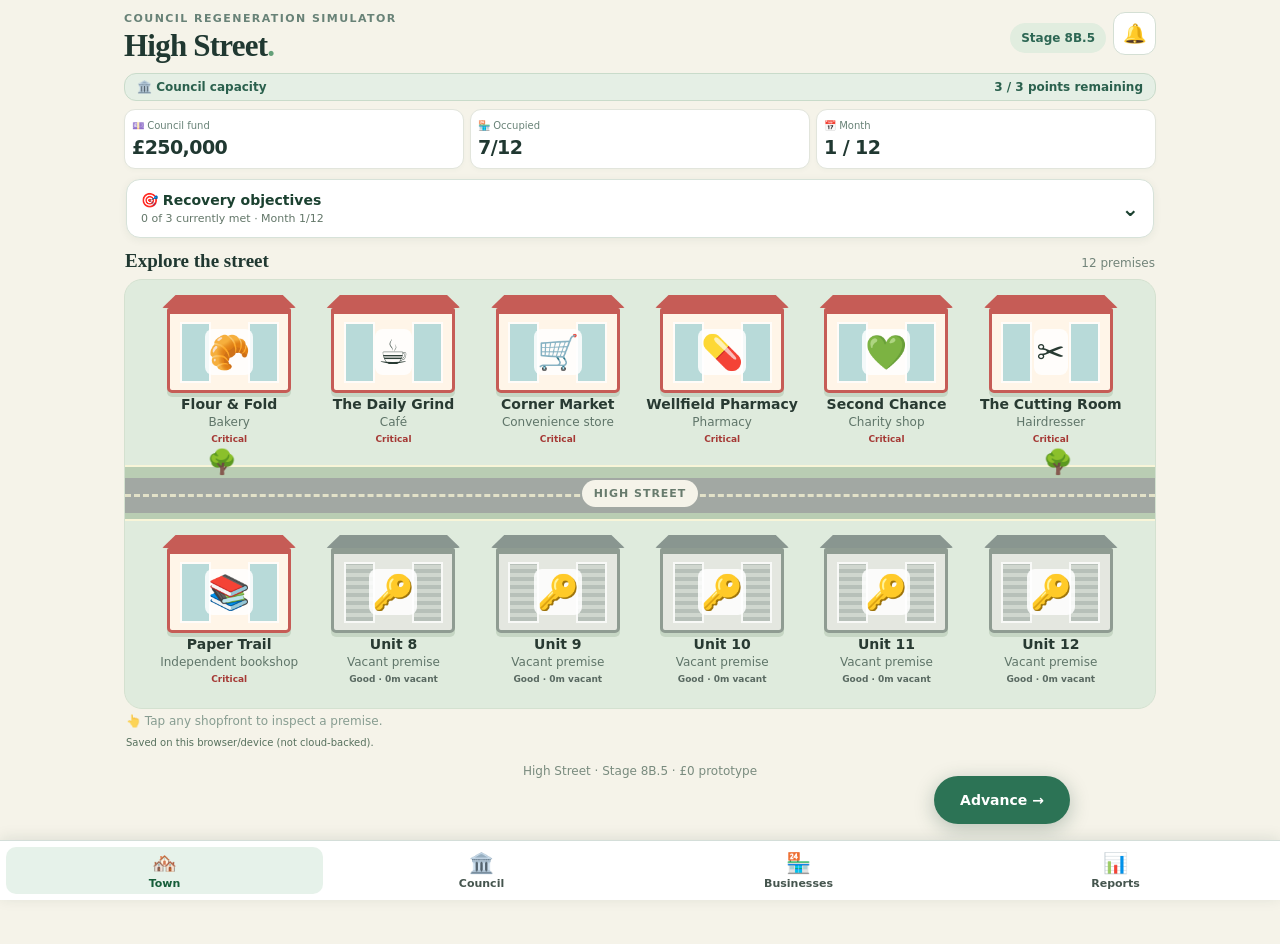
<file: archive/snapshots/1e.8b.5/index.html>
<!doctype html><html lang="en"><head><meta charset="UTF-8"><meta name="viewport" content="width=device-width,initial-scale=1,viewport-fit=cover"><title>High Street · Stage 8B.5</title><link rel="stylesheet" href="styles.css"><link rel="stylesheet" href="stage2.css?v=8a1-ui"><style>#details #close{display:none!important}</style><link rel="stylesheet" href="interface.css?v=8b5"></head><body>
<main class="shell"><header><div><div class="eyebrow">Council regeneration simulator</div><h1>High Street<span style="color:#65a079">.</span></h1></div><span class="phase">Stage 8B.5</span><button type="button" id="notification" class="notification" aria-label="Notifications">🔔 <span id="notification-count" hidden>0</span></button></header>
<section class="capacity-bar" aria-live="polite"><strong>🏛️ Council capacity</strong><span id="capacity-points">3 / 3 actions remaining</span></section>
<section class="stats overview-stats" aria-label="Town at a glance"><div class="stat"><small>💷 Council fund</small><b id="budget">—</b></div><div class="stat"><small>🏪 Occupied</small><b id="occupancy">—</b></div><div class="stat"><small>📅 Month</small><b id="month">—</b></div></section>
<section class="town-metrics" id="town-metrics" aria-label="Town economy"></section>
<section class="recovery-strip" id="recovery-strip" aria-label="Current recovery objectives"></section>
<nav class="quick-actions grouped-nav" aria-label="Legacy game options"><button type="button" id="show-council"><span aria-hidden="true">🏛️</span><span>Council</span></button><button type="button" id="show-economy"><span aria-hidden="true">💷</span><span>Economy</span></button><button type="button" id="show-performance"><span aria-hidden="true">📈</span><span>Performance</span></button><button type="button" id="show-alerts"><span aria-hidden="true">🔔</span><span>Alerts</span></button></nav>
<div id="pending-banner" class="pending-banner" hidden><strong>⚠ Council decision required</strong><span id="pending-message"></span><button type="button" id="reopen-event">Review decision</button></div>
<div class="section-head"><h2>Explore the street</h2><span>12 premises</span></div>
<div class="street-viewport" id="street-viewport" tabindex="0" aria-label="Scrollable interactive high street"><div class="map" aria-label="Interactive high street"><div class="rowshops" id="north"></div><div class="street"><span class="tree first" aria-hidden="true">🌳</span><span class="road-label">HIGH STREET</span><span class="street-scroll-cue" id="street-scroll-cue" aria-hidden="true" hidden>↔ <small>Scroll</small></span><span class="tree last" aria-hidden="true">🌳</span></div><div class="rowshops" id="south"></div></div></div><div class="hint">👆 Tap any shopfront to inspect a premise.</div>
<div class="floating-advance"><button type="button" id="advance" class="advance">Advance →</button></div>
<div id="save-status" class="save-status" aria-live="polite">Checking saved progress…</div>
<div id="modal" class="modal-backdrop" hidden><div class="modal-sheet" role="dialog" aria-modal="true" aria-labelledby="modal-title" tabindex="-1"><div class="modal-bar"><strong id="modal-title">High Street</strong><button type="button" class="modal-dismiss" id="dismiss-modal" aria-label="Close panel">×</button></div><div class="modal-scroll">
<section class="panel" id="notifications" hidden></section><section class="panel" id="economy-hub" hidden><h3>💷 Town economy</h3><p class="hub-intro">Explore local conditions and what is affecting your town.</p><div class="hub-actions"><button type="button" id="hub-local-economy">Local economy <small>Employment, earnings and living costs</small></button><button type="button" id="hub-issues">Current issues <small>Policies and developments affecting the town</small></button></div></section>
<section class="panel" id="local-economy-panel" hidden><h3>Local economy</h3><div id="local-economy-content"></div></section>
<section class="panel" id="issues" hidden><h3>Current issues & influences</h3><div id="issues-content"></div></section>
<section class="panel" id="performance" hidden><h3>Town performance</h3><p>Track the town and individual shops across completed months.</p><div class="perf-controls"><label for="perf-metric">Metric</label><select id="perf-metric"></select><label for="perf-shop">Business</label><select id="perf-shop"></select></div><div id="perf-summary" class="perf-summary"></div><div id="perf-chart" class="perf-chart"></div><div id="perf-data"></div></section>
<section class="panel" id="alerts-hub" hidden><h3>🔔 Alerts & updates</h3><p class="hub-intro">Notifications, your latest month and the recovery challenge.</p><div class="hub-actions"><button type="button" id="hub-notifications">Notifications <small>Decisions, opportunities and completed results</small></button><button type="button" id="hub-report">Monthly report <small>Trading and council finance summary</small></button><button type="button" id="hub-challenge">Recovery objectives <small>Targets and restart options</small></button></div></section>
<section class="panel" id="goal-panel" hidden><h3>12-month challenge</h3><p>Finish Month 12 with <b>10 of 12 premises occupied</b>, <b>10,000 monthly visits</b> and <b>70% of trading businesses financially Stable</b>. All three targets must be met. The final assessment uses completed Month 12 results.</p><button type="button" id="reset" class="reset">Restart challenge</button></section>
<section class="panel" id="council" aria-label="Council business rates policy"></section><section class="panel event-panel" id="event" hidden aria-live="polite"></section><section class="panel" id="final" hidden aria-live="polite"></section>
<section class="panel" id="report" hidden aria-live="polite"><h3>Month <span id="report-month"></span> trading report</h3><div class="details"><div class="detail"><small>Combined operating profit</small><strong id="report-profit"></strong></div><div class="detail"><small>Business rates expense</small><strong id="report-rates"></strong></div><div class="detail"><small>Council rates received</small><strong id="report-receipts"></strong></div><div class="detail"><small>Rates policy applied</small><strong id="report-band"></strong></div><div class="detail"><small>Council service costs</small><strong id="report-services"></strong></div><div class="detail"><small>Council fund after receipts and services</small><strong id="report-budget"></strong></div></div><div id="report-risks" class="note"></div></section>
<section class="panel" id="opportunities" hidden></section><section class="panel" id="details" hidden aria-live="polite"><div class="panel-top"><div><div class="eyebrow" id="detail-premise">Premise</div><h3><span id="detail-icon"></span> <span id="detail-title"></span></h3></div><button class="close" id="close" aria-label="Close details">×</button></div><section id="shop-overview" class="shop-overview" hidden></section><p id="detail-description"></p><details class="shop-meta"><summary>About this premises</summary><div class="details"><div class="detail"><small>Business category</small><strong id="detail-type"></strong></div><div class="detail"><small>Current status</small><strong id="detail-status"></strong></div><div class="detail"><small>Street position</small><strong id="detail-position"></strong></div><div class="detail" id="risk-box"><small>Financial outlook</small><strong id="detail-risk"></strong></div></div></details><section id="grant-section" class="grant-section" hidden></section><section id="financials" class="financials" hidden></section><section id="tenant-section" class="grant-section" hidden></section></section>
</div></div></div>
<div class="footer">High Street · Stage 8B.5 · £0 prototype</div></main><script src="data.js"></script><script src="rates.js"></script><script src="grants.js"></script><script src="economy.js"></script><script src="simulation.js"></script><script src="local-economy.js"></script><script src="businesses.js"></script><script src="council.js"></script><script src="strategic-opportunities.js"></script><script src="challenge.js"></script><script src="economic-actions.js"></script><script src="performance.js"></script><script src="capacity.js"></script><script src="property.js"></script><script src="developments.js"></script><script src="app.js?v=8a1-ui"></script><script src="interface.js?v=8b5"></script></body></html>
</file>
<file: styles.css>
:root{font-family:system-ui,-apple-system,BlinkMacSystemFont,"Segoe UI",sans-serif;color:#203831;background:#f5f3e9}*{box-sizing:border-box}body{margin:0}button{font:inherit}.shell{max-width:1060px;margin:auto;padding:18px 14px 32px}header{display:flex;justify-content:space-between;align-items:center;gap:12px;margin-bottom:14px}.eyebrow{font-size:11px;letter-spacing:.13em;text-transform:uppercase;color:#688277;font-weight:800}h1{font-family:Georgia,serif;font-size:31px;line-height:1.1;margin:4px 0 0;letter-spacing:-.025em}.phase{font-size:12px;background:#e1eddf;color:#2d6754;padding:8px 11px;border-radius:99px;font-weight:800;white-space:nowrap}.stats{display:grid;grid-template-columns:repeat(3,minmax(0,1fr));gap:9px;margin-bottom:18px}.stat{background:white;border:1px solid #e2e5dc;border-radius:14px;padding:13px 11px;box-shadow:0 2px 4px #29482d06}.stat small{color:#688277;display:block;font-size:11px;margin-bottom:5px}.stat b{font-size:20px;letter-spacing:-.03em}.section-head{display:flex;justify-content:space-between;align-items:baseline;margin:4px 1px 12px}.section-head h2{font-family:Georgia,serif;font-size:22px;margin:0}.section-head span{color:#72847a;font-size:12px}.map{background:#dfebdd;border:1px solid #d4e1d0;border-radius:18px;padding:12px 9px 13px;overflow:hidden}.rowshops{display:grid;grid-template-columns:repeat(5,minmax(0,1fr));gap:7px}.shop{appearance:none;cursor:pointer;display:flex;flex-direction:column;align-items:center;justify-content:flex-end;background:transparent;border:2px solid transparent;border-radius:11px;padding:5px 2px 3px;min-width:0;color:#283a32;transition:transform .12s ease,background .12s ease}.shop:active{transform:scale(.97)}.shop:focus-visible{outline:3px solid #2a7958;outline-offset:1px}.shop.selected{background:#ffffffba;border-color:#3e795d}.roof{width:100%;max-width:134px;height:19px;background:var(--shop-color);clip-path:polygon(0 100%,10% 0,90% 0,100% 100%);border-radius:2px}.front{position:relative;width:92%;max-width:124px;height:74px;background:#fff5e8;border:3px solid var(--shop-color);border-top:6px solid var(--shop-color);display:flex;align-items:center;justify-content:center;border-radius:2px 2px 5px 5px;box-shadow:0 4px 0 #93aa9155}.front:before,.front:after{content:'';position:absolute;background:#a1d2d5;border:2px solid #ffffff;top:8px;bottom:7px;width:23%;opacity:.75}.front:before{left:8%}.front:after{right:8%}.shop.vacant .front{background:#e4e7e0;border-color:#8f9c92}.shop.vacant .front:before,.shop.vacant .front:after{background:repeating-linear-gradient(0deg,#a9b3ac 0px,#a9b3ac 4px,#cad2ca 4px,#cad2ca 8px)}.shop-icon{font-size:25px;z-index:1;background:#ffffffd9;padding:3px;border-radius:8px}.shop-name{font-size:11px;font-weight:850;line-height:1.14;margin-top:8px;overflow-wrap:anywhere;max-width:100%}.shop-type{font-size:10px;color:#5f7569;line-height:1.3;margin-top:2px;min-height:23px}.street{height:79px;position:relative;display:flex;align-items:center;justify-content:center;margin:8px -9px 10px;background:linear-gradient(to bottom,#b9cdb3 0 14px,#a2a8a3 14px 65px,#b9cdb3 65px);border-top:2px solid #f8f5d8;border-bottom:2px solid #f8f5d8}.street:before{content:'';position:absolute;left:0;right:0;top:38px;border-top:3px dashed #f3f0d2;opacity:.8}.road-label{position:relative;background:#f5f3e9;padding:7px 12px;border-radius:20px;font-size:11px;font-weight:900;letter-spacing:.09em;color:#687b6d;z-index:1}.tree{position:absolute;font-size:24px;z-index:2;top:-21px}.tree.first{left:8%}.tree.last{right:8%}.panel{background:#fff;border:1px solid #dfe5d9;border-radius:17px;padding:17px;margin-top:15px;box-shadow:0 6px 18px #334d3310;min-height:195px}.panel-top{display:flex;align-items:flex-start;justify-content:space-between;gap:10px}.panel h3{font-family:Georgia,serif;font-size:24px;margin:4px 0}.close{background:#eff3ec;border:0;width:35px;height:35px;border-radius:50%;cursor:pointer;font-size:18px}.panel p{color:#53675a;font-size:14px;line-height:1.55;margin:13px 0}.details{display:grid;grid-template-columns:1fr 1fr;gap:10px;padding:12px 0 2px}.detail{border-top:1px solid #eef0eb;padding-top:10px}.detail small{color:#7a8e81;font-size:11px;display:block;margin-bottom:4px}.detail strong{font-size:14px}.note{margin-top:15px;font-size:12px;background:#ebf2e8;color:#56705d;padding:10px;border-radius:10px}.footer{font-size:12px;color:#798b7e;margin-top:16px;text-align:center}.hint{font-size:12px;color:#638074;margin:8px 2px 0}@media(max-width:390px){.shell{padding-left:8px;padding-right:8px}.map{padding-left:5px;padding-right:5px}.rowshops{gap:2px}.roof{height:15px}.front{height:62px}.shop-name{font-size:10px}.shop-type{font-size:9px}.shop-icon{font-size:21px}.stat{padding:11px 8px}.stat b{font-size:17px}}@media(min-width:720px){.shell{padding-top:30px}.front{height:100px}.shop-icon{font-size:34px}.shop-name{font-size:14px}.shop-type{font-size:12px}.map{padding:24px}.street{margin-left:-24px;margin-right:-24px}}

.turn-controls{margin-top:14px;background:#fff;border:1px solid #dfe5d9;border-radius:15px;padding:15px;display:flex;align-items:center;justify-content:space-between;gap:12px}.turn-controls strong{font-size:15px}.turn-controls p{margin:5px 0 0;color:#638074;font-size:12px}.advance{background:#2c7355;color:white;border:0;border-radius:10px;padding:12px 15px;font-weight:800;cursor:pointer;min-height:44px;white-space:nowrap}.advance:focus-visible{outline:3px solid #111;outline-offset:2px}.financials h4{margin:15px 0 5px;font-size:16px}.financials p{font-size:12px;margin:0 0 10px}.finance-grid{border-top:1px solid #e2e5dc}.finance-line{display:flex;justify-content:space-between;gap:15px;padding:9px 0;border-bottom:1px solid #eff0ec;font-size:13px}.finance-line strong{text-align:right;white-space:nowrap}.debug{margin-top:14px;border:1px solid #dfe5d9;border-radius:10px;padding:12px}.debug summary{cursor:pointer;font-weight:700;font-size:13px}.debug pre{white-space:pre-wrap;overflow-wrap:anywhere;font:12px/1.6 ui-monospace,Menlo,monospace;color:#46584d;margin-bottom:0}@media(max-width:480px){.turn-controls{align-items:stretch;flex-direction:column}.advance{width:100%}}

/* Milestone 1C: first council regeneration decision */
.grant-section{margin-top:16px;padding:14px;border-radius:13px;background:#f0f6ee;border:1px solid #d0dfce}
.grant-section h4{margin:0 0 7px;font-size:17px}.grant-section p{font-size:13px;margin:7px 0;line-height:1.45}
.grant-section button{min-height:44px;background:#2c7355;color:white;border:0;border-radius:10px;padding:10px 14px;font-weight:800;cursor:pointer;margin-top:8px}
.grant-section button:disabled{background:#8d9a90;cursor:not-allowed}.grant-section .grant-note{font-size:12px;color:#4f6f5d}

/* Milestone 1D challenge, event and persistence controls */
.challenge-bar{background:#fff;border:1px solid #dfe5d9;border-radius:14px;padding:14px;margin:0 0 15px}
.challenge-bar strong{font-size:15px}.challenge-bar p{font-size:12px;line-height:1.55;color:#53675a;margin:6px 0}
.save-status{font-size:12px;color:#56705d;margin-top:8px}.reset{border:1px solid #d6ded5;border-radius:9px;background:#f4f6f0;padding:9px 12px;margin-top:9px;cursor:pointer}
.event-panel{background:#fff6e4;border-color:#e7cb8b;min-height:0}.event-panel p{font-size:13px}
.event-actions{display:flex;gap:9px;flex-wrap:wrap}.event-actions button{min-height:44px;padding:10px 14px;border-radius:10px;border:1px solid #a9b99f;background:#fff;cursor:pointer;font-weight:700}
.event-actions button.primary{background:#2c7355;color:#fff;border:0}.event-actions button:disabled{opacity:.5}
#final{border:2px solid #7aa287;min-height:0}.alert-note{font-size:12px;color:#7e5126;margin-top:6px}
</file>
<file: stage2.css>
/* Stage 2 additions; keep original styles.css unchanged. */
.rowshops{grid-template-columns:repeat(6,minmax(0,1fr));gap:4px}
.town-metrics{display:grid;grid-template-columns:repeat(2,minmax(0,1fr));gap:8px;margin:0 0 16px}
.metric-card{display:flex;flex-direction:column;gap:4px;border:1px solid #dfe5d9;border-radius:12px;background:#fff;padding:12px}
.metric-card small{font-size:11px;color:#687d70}
.metric-card strong{font-size:21px;letter-spacing:-.02em}
@media(max-width:390px){.rowshops{gap:1px}.shop-name{font-size:9px}.front{height:57px}.shop-icon{font-size:19px}.metric-card strong{font-size:19px}}
@media(min-width:720px){.town-metrics{grid-template-columns:repeat(4,minmax(0,1fr))}}

/* Compact mobile-first modal layout */
[hidden]{display:none!important}
.shell{padding-top:12px}
header{margin-bottom:10px}
.stats{margin-bottom:8px}
.stat{padding:9px 10px}
.town-metrics{gap:6px;margin-bottom:9px}
.metric-card{padding:8px 10px;gap:2px}
.metric-card strong{font-size:18px}
.metric-card small:last-child{display:none}
.quick-actions{display:grid;grid-template-columns:repeat(3,minmax(0,1fr));gap:6px;margin-bottom:12px}
.quick-actions button{background:#fff;border:1px solid #d9e3d6;border-radius:10px;padding:9px 3px;min-height:43px;color:#285a47;font-size:11px;font-weight:750;cursor:pointer}
.section-head{margin:0 1px 7px}
.section-head h2{font-size:19px}
.map{padding-top:8px;padding-bottom:8px}
.roof{height:13px}
.front{height:59px}
.shop-name{margin-top:4px}
.shop-type{min-height:16px}
.street{height:56px;margin-top:5px;margin-bottom:7px;background:linear-gradient(to bottom,#b9cdb3 0 11px,#a2a8a3 11px 46px,#b9cdb3 46px)}
.street:before{top:27px}
.tree{top:-19px}
.hint{margin-top:5px}
.turn-controls{margin-top:8px;padding:10px;min-height:0}
.turn-controls p{display:none}
.turn-controls strong{font-size:13px}
.save-status{margin:9px 2px;font-size:10px}
.modal-backdrop{position:fixed;inset:0;background:#122a22b8;z-index:50;display:flex;align-items:flex-end;justify-content:center;padding:8px 0 0}
.modal-sheet{background:#f7f7f0;width:min(100%,650px);max-height:94dvh;display:flex;flex-direction:column;border-radius:20px 20px 0 0;box-shadow:0 -8px 35px #0003}
.modal-bar{display:flex;justify-content:space-between;align-items:center;border-bottom:1px solid #d9e4d7;padding:10px 16px;flex:none}
.modal-dismiss{width:38px;height:38px;border:0;border-radius:50%;background:#e8efe5;font-size:23px;cursor:pointer}
.modal-scroll{overflow-y:auto;overscroll-behavior:contain;padding:0 13px max(22px,env(safe-area-inset-bottom))}
.modal-scroll .panel{min-height:0;margin-top:10px;margin-bottom:10px}
.modal-scroll .panel h3{font-size:21px}
body.modal-active{overflow:hidden}
@media(min-width:720px){.modal-backdrop{align-items:center;padding:24px}.modal-sheet{border-radius:18px;max-height:88dvh}.front{height:85px}}
@media(max-width:390px){.front{height:51px}.roof{height:12px}.shop-name{font-size:9px}.shop-type{font-size:8px}.metric-card strong{font-size:17px}}

#risk-box strong{overflow-wrap:anywhere}#report-risks{line-height:1.5;margin-top:12px}

/* Stage 4: applicant cards in existing shop details modal */
.applicant-option{background:#fff;border:1px solid #d7e4d7;border-radius:12px;padding:12px;margin:10px 0}
.applicant-option strong{display:block;font-size:14px}
.applicant-option p{margin:7px 0;font-size:12px}
.applicant-option small{display:block;color:#597065;line-height:1.5}
.applicant-option button{display:block;width:100%;margin-top:10px;white-space:normal}

/* Stage 5 council controls and reopenable notifications */
header{position:relative;padding-right:50px}.notification{position:absolute;right:0;top:0;border:1px solid #d4dfd4;background:white;border-radius:12px;min-width:43px;min-height:43px;font-size:19px;cursor:pointer}.notification span{position:absolute;top:-6px;right:-4px;background:#a74434;color:white;font-size:11px;border-radius:99px;min-width:19px;padding:2px}.pending-banner{padding:11px;background:#fff4df;border:1px solid #dbb875;border-radius:12px;margin-bottom:10px;display:flex;flex-wrap:wrap;align-items:center;gap:8px;font-size:12px}.pending-banner span{flex:1}.pending-banner button,.policy-action{background:#2c7355;color:white;border:0;border-radius:9px;padding:11px;min-height:42px;font-weight:700;cursor:pointer}.policy-preview{background:#eaf3ea;border:1px solid #cadfcc;border-radius:12px;padding:12px;margin:9px 0}.policy-preview p{margin:7px 0 0!important}.policy-section{padding:12px 0;border-top:1px solid #e2e9dd}.policy-section h4{margin:3px 0}.policy-section p{margin:5px 0;font-size:12px}.policy-options{display:flex;flex-wrap:wrap;gap:7px;margin:8px 0}.policy-options button{padding:10px;border-radius:9px;border:1px solid #b7c9b9;background:white;font-size:12px;cursor:pointer;min-height:40px;text-transform:capitalize}.policy-options button.chosen{background:#d7eadd;border-color:#39785b;font-weight:800}.policy-action{display:block;margin:8px 0;width:100%}.policy-action:disabled{opacity:.5}.policy-compare{font-weight:600;color:#2c6953!important}button[hidden]{display:none!important}

/* Milestone 1E Stage 6A — historical performance dashboard */
.quick-actions{grid-template-columns:repeat(4,minmax(0,1fr))}
.quick-actions button{font-size:10px;padding:9px 2px}
.perf-controls{display:grid;grid-template-columns:1fr;gap:6px;margin:12px 0}
.perf-controls label{font-size:12px;font-weight:750;color:#4f685d}
.perf-controls select{width:100%;min-height:42px;border-radius:9px;border:1px solid #cad8cf;background:#fff;padding:9px;color:#213e31}
.perf-summary{background:#edf4eb;border-radius:11px;padding:12px;margin:12px 0;font-weight:700}
.perf-chart{background:#fff;border:1px solid #d7e1d5;border-radius:13px;padding:7px 4px;overflow:hidden}
.perf-chart svg{display:block;width:100%;height:auto;max-height:270px}
.perf-chart text{font-family:system-ui,-apple-system,sans-serif;font-size:10px;fill:#4b6558}
.perf-legend{font-size:11px;color:#617469;margin:8px 3px}
.perf-table{width:100%;border-collapse:collapse;font-size:12px;margin-top:12px}
.perf-table th,.perf-table td{border-bottom:1px solid #e3e9df;padding:8px 4px;text-align:right}
.perf-table th:first-child,.perf-table td:first-child{text-align:left}
.perf-empty{font-size:13px;color:#708078;margin:15px 0}

.capacity-bar{display:flex;align-items:center;justify-content:space-between;gap:8px;background:#e5efe5;color:#2a604d;padding:9px 12px;border:1px solid #c9dbca;border-radius:12px;margin-bottom:8px;font-size:12px}.capacity-bar strong{font-weight:800}.capacity-bar span{font-weight:750}.policy-preview p{line-height:1.4}

.unavailable-reason{font-size:11px!important;color:#95613b!important;margin:4px 0 10px!important;line-height:1.4!important}

/* Stage 6C.1 — compact visibility and financial status */
.quick-actions{grid-template-columns:repeat(3,minmax(0,1fr))}
.quick-actions button{font-size:10px;padding:7px 2px;overflow-wrap:anywhere}
.shop-condition{display:block;font-size:9px;font-weight:800;line-height:1.2;margin-top:3px;min-height:21px;color:#263c31;overflow-wrap:anywhere}
.shop.status-stable .shop-condition{color:#267351}
.shop.status-struggling .shop-condition{color:#916311}
.shop.status-critical .shop-condition{color:#a53935}
.shop.status-vacant .shop-condition{color:#596961}
.property-summary{background:#eff3eb;border:1px solid #d9e4d4;border-radius:10px;padding:10px;font-size:12px;line-height:1.5;margin:9px 0}
.issue-card{background:#f7f9f4;border:1px solid #dce4d9;border-radius:12px;padding:12px;margin:10px 0}
.issue-card h4{margin:0 0 6px;font-size:14px}
.issue-card p{font-size:12px;line-height:1.5;margin:4px 0}
@media(max-width:390px){.quick-actions{gap:3px}.quick-actions button{font-size:9px}.shop-condition{font-size:8px}}

/* Stage 6D recovery assessment */
.recovery-results{display:grid;gap:8px;margin-top:12px}.recovery-result{border:1px solid #dce7dd;border-radius:10px;padding:11px;display:flex;flex-direction:column;gap:3px}.recovery-result strong{font-size:13px}.recovery-result span{font-size:12px;color:#5b7465}

/* 6D.1 compact policy selectors and shop-first actions */
.compact-policies{display:grid;gap:8px;margin-top:10px}
.compact-policy{border:1px solid #dee6dd;border-radius:12px;padding:11px;background:#fafbf8}
.compact-policy h4{margin:0 0 7px;font-size:14px}
.compact-select{width:100%;border:1px solid #c5d4c8;border-radius:9px;background:white;padding:10px;min-height:44px;font:inherit}
.compact-policy .policy-compare{font-size:12px;color:#587062;margin:7px 0 2px}
.compact-apply{margin-top:8px!important}
.shop-overview{margin-top:12px;display:grid;gap:11px}
.shop-kpis{display:grid;grid-template-columns:1fr 1fr;gap:8px}
.shop-kpi{background:#eef3ea;border-radius:11px;padding:11px;display:grid;gap:4px}
.shop-kpi small{font-size:11px;color:#597463}
.shop-kpi strong{font-size:19px;overflow-wrap:anywhere}
.shop-spark{border:1px solid #e1e8de;border-radius:11px;padding:8px 10px;color:#597463;font-size:12px}
.shop-spark svg{width:100%;height:86px;display:block}
.shop-spark small{font-size:11px}
.finance-collapse{margin:12px 0;border:1px solid #d7e2d5;border-radius:12px;padding:12px}
.finance-collapse>summary{font-weight:800;cursor:pointer;min-height:27px}
#details>.details{padding:7px 0;margin-top:6px}
#details>.details>.detail{padding-top:6px}
#details>.grant-section{margin-top:10px}

.shop-meta{border:1px solid #e1e8df;border-radius:10px;padding:9px;margin-top:8px}.shop-meta summary{font-size:12px;font-weight:700;cursor:pointer}

/* Stage 6D.1a — three-stop touch slider (replaces policy dropdowns) */
.policy-slider-label{font-size:15px;font-weight:850;color:#285f49;margin:7px 0 2px;text-align:center}
.policy-slider{display:block;width:100%;height:35px;margin:4px 0 0;appearance:none;-webkit-appearance:none;background:transparent;cursor:pointer;touch-action:pan-y}
.policy-slider::-webkit-slider-runnable-track{height:8px;border-radius:99px;background:linear-gradient(to right,#2b7757 0%,#2b7757 var(--slider-progress),#d9e4d8 var(--slider-progress),#d9e4d8 100%)}
.policy-slider::-moz-range-track{height:8px;border-radius:99px;background:#d9e4d8}
.policy-slider::-moz-range-progress{height:8px;border-radius:99px;background:#2b7757}
.policy-slider::-webkit-slider-thumb{-webkit-appearance:none;appearance:none;width:27px;height:27px;border-radius:50%;background:#fff;border:3px solid #27704f;box-shadow:0 1px 5px #264d3b45;margin-top:-10px}
.policy-slider::-moz-range-thumb{width:22px;height:22px;border-radius:50%;background:#fff;border:3px solid #27704f;box-shadow:0 1px 5px #264d3b45}
.policy-slider:focus-visible{outline:2px solid #2b7757;outline-offset:3px;border-radius:12px}
.policy-slider-ticks{display:flex;justify-content:space-between;gap:4px;margin:0 0 8px;color:#65796d;font-size:10px}
.policy-slider-ticks span{flex:1;text-align:center}
.policy-slider-ticks span:first-child{text-align:left}
.policy-slider-ticks span:last-child{text-align:right}
.policy-slider:disabled{opacity:.5;cursor:not-allowed}

/* Stage 7A: mobile-friendly local economy summary. */
.economy-factor{padding:13px 0;border-bottom:1px solid #dde5dc;display:grid;gap:8px}.economy-factor-head{display:flex;justify-content:space-between;gap:10px}.economy-factor small{color:#627468}.economy-track{height:10px;border-radius:8px;background:#e6ebe5;overflow:hidden}.economy-fill{height:100%;background:#368d72;border-radius:8px}.economy-cost{background:#ca8747}

/* Stage 7D: readable storefronts on narrow screens, with north and south moving together. */
.street-viewport{width:100%;max-width:100%;overflow-x:auto;overflow-y:hidden;overscroll-behavior-x:contain;-webkit-overflow-scrolling:touch;scrollbar-width:thin;border-radius:12px;}
.street-viewport .map{box-sizing:border-box;width:100%;min-width:0;}
.street-scroll-cue{position:absolute;left:50%;transform:translateX(-50%);top:8px;z-index:2;display:flex;flex-direction:column;align-items:center;justify-content:center;line-height:1.05;font-size:20px;font-weight:800;color:#284f48;background:rgba(237,244,226,.85);border-radius:9px;padding:2px 12px;pointer-events:none;white-space:nowrap;}
.street-scroll-cue small{font-size:10px;text-transform:uppercase;letter-spacing:.06em;}
.street-viewport .street{position:relative;}
@media (max-width:680px){
 .street-viewport .map{min-width:660px;}
 .street-viewport .rowshops{gap:6px;grid-template-columns:repeat(6,minmax(0,1fr));}
 .street-viewport .shop-name{font-size:11px;}
 .street-viewport .shop-type{font-size:10px;}
 .street-viewport .front{height:65px;}
}
/* Accessible floating advance control; hidden behind modals and padded away from page content. */
.shell{padding-bottom:calc(94px + env(safe-area-inset-bottom));}
.floating-advance{position:fixed;bottom:calc(14px + env(safe-area-inset-bottom));right:max(14px,env(safe-area-inset-right));z-index:20;display:flex;justify-content:flex-end;pointer-events:none;}
.floating-advance .advance{pointer-events:auto;min-width:136px;min-height:48px;padding:12px 19px;border-radius:999px;box-shadow:0 5px 20px rgba(20,60,43,.27);font-size:14px;white-space:nowrap;}
.floating-advance .advance:focus-visible{outline:3px solid #215f86;outline-offset:3px;}
.floating-advance .advance:disabled{opacity:.55;box-shadow:none;}
body.modal-active .floating-advance{display:none;}
@media (min-width:900px){.floating-advance{right:max(24px,calc((100vw - 860px)/2));}}

/* Stage 8A.1: compact visual dashboard and four grouped destinations */
.overview-stats{display:grid;grid-template-columns:repeat(3,minmax(0,1fr));gap:6px}
.overview-stats .stat{min-width:0;padding:10px 7px;border-radius:11px}
.overview-stats .stat small{font-size:10px}
.overview-stats .stat b{font-size:clamp(13px,4vw,19px);overflow-wrap:anywhere}
.town-metrics{grid-template-columns:repeat(2,minmax(0,1fr));gap:7px}
.metric-card{min-height:81px;padding:10px;border:1px solid #dbe5d8}
.metric-card small:last-child{display:block}
.metric-card .metric-trend{font-size:11px;font-weight:700;min-height:13px}
.metric-trend.positive{color:#287657}.metric-trend.negative{color:#a65c29}.metric-trend.neutral{color:#6b7971}
.mini-sparkline{height:25px;width:100%;max-width:130px;margin-top:2px;color:#5b9074}
.recovery-strip{display:grid;grid-template-columns:1fr;gap:5px;border:1px solid #dce6d9;border-radius:12px;background:#fff;padding:10px;margin:0 0 10px}
.recovery-title{display:flex;justify-content:space-between;gap:7px;align-items:center;flex-wrap:wrap;font-size:12px}
.recovery-title small{font-size:10px;color:#6c7d70}
.recovery-item{display:grid;grid-template-columns:16px 1fr auto;gap:6px;align-items:center;font-size:11px;background:#f7f9f4;border-radius:7px;padding:5px 8px}
.recovery-item.met{color:#276f50}.recovery-item.unmet{color:#996629}.recovery-item.unknown{color:#7d817e}
.recovery-item strong{font-size:11px}
.quick-actions.grouped-nav{display:grid;grid-template-columns:repeat(4,minmax(0,1fr));gap:5px;margin-bottom:13px}
.quick-actions.grouped-nav button{min-width:0;min-height:61px;display:flex;flex-direction:column;align-items:center;justify-content:center;gap:3px;font-size:11px;padding:7px 2px;white-space:normal;overflow-wrap:normal}
.grouped-nav button span:first-child{font-size:21px;line-height:1.2}
.hub-intro{font-size:13px;color:#6d7b70}
.hub-actions{display:grid;gap:9px}
.hub-actions button{background:#fff;border:1px solid #d9e3d6;border-radius:12px;padding:13px;text-align:left;font-weight:750;color:#285a47;font-size:15px;display:flex;flex-direction:column;gap:4px}
.hub-actions button small{color:#63796a;font-weight:400;font-size:12px}
@media(min-width:720px){.town-metrics{grid-template-columns:repeat(4,minmax(0,1fr))}.recovery-strip{grid-template-columns:repeat(3,minmax(0,1fr))}.recovery-title{grid-column:1/-1}}
</file>
<file: interface.css>
/* High Street Stage 8B.5 — consolidated 8B.1–8B.4.1 interface CSS.
   Sections retain their original order and behaviour. Simulation and saves unchanged. */


/* ---- stage8b1.css ---- */
/* Stage 8B.1 — layout/navigation only. Existing financial and simulation logic unchanged. */
:root { --b1-nav-height: 66px; }
body { padding-bottom: calc(var(--b1-nav-height) + env(safe-area-inset-bottom, 0px)); }
.shell { padding-bottom: calc(100px + env(safe-area-inset-bottom, 0px)); }
/* Keep the familiar street, but make it the main focal point. */
.capacity-bar { padding-block: 6px !important; }
.overview-stats { margin-bottom: 6px !important; }
.town-metrics, .recovery-strip { display:none !important; }
.quick-actions.grouped-nav { display:none !important; }
.section-head { margin-top: 8px !important; }
.street-viewport { margin-top:6px; min-height: 285px; }
.hint { font-size: 12px; opacity:.75; }
.b1-secondary { display:flex; flex-direction:column; gap:8px; margin:12px 0 2px; }
.b1-secondary > button { background:#eaf1ec; color:#184736; border:1px solid #cbded2; border-radius:12px; padding:11px 12px; font:inherit; font-weight:700; width:100%; text-align:left; }
.b1-secondary small { display:block; color:#456657; font-weight:400; font-size:12px; }
.b1-bottom-nav { position:fixed; bottom:0; left:0; right:0; display:grid; grid-template-columns:repeat(4,1fr); background:#fff; border-top:1px solid #d4ded9; padding:6px 6px calc(6px + env(safe-area-inset-bottom,0px)); z-index:90; box-shadow:0 -2px 14px #122e241a; }
.b1-bottom-nav button { background:transparent; border:0; border-radius:10px; color:#45554e; min-height:47px; display:flex; flex-direction:column; justify-content:center; align-items:center; gap:2px; font:inherit; font-size:11px; font-weight:650; }
.b1-bottom-nav button .b1-icon { font-size:20px; line-height:1.2; }
.b1-bottom-nav button[aria-current="page"] { background:#e6f2ea; color:#155d39; }
.b1-bottom-nav button:focus-visible, .b1-secondary button:focus-visible { outline:3px solid #2b7e57; outline-offset:2px; }
.b1-view { display:none; margin:10px 0 4px; padding:0 4px; }
.b1-view.b1-active { display:block; }
.b1-view h2 { margin: 8px 0 12px; }
.b1-view .b1-list { display:grid; gap:9px; }
.b1-list-row { display:flex; align-items:center; gap:10px; width:100%; padding:13px 11px; border:1px solid #dbe2df; background:#fff; border-radius:13px; color:#183629; text-align:left; font:inherit; }
.b1-list-row .b1-shop-icon { font-size:25px; width:32px; text-align:center; }
.b1-list-row strong { display:block; font-size:14px; }
.b1-list-row small { display:block; color:#5d6a62; font-size:12px; margin-top:2px; }
.b1-filters { display:flex; flex-wrap:wrap; gap:7px; margin-bottom:12px; }
.b1-filters button { border-radius:18px; padding:8px 13px; border:1px solid #c9d7ce; background:#fff; color:#234e37; font:inherit; font-size:12px; }
.b1-filters button[aria-pressed="true"] { background:#1b6542; color:white; }
.b1-hero { padding:12px 14px; margin-bottom:12px; background:#eaf4ed; border-radius:13px; color:#1d4830; font-size:13px; }
.b1-cards { display:grid; gap:9px; }
.b1-cards button { border:1px solid #d6e0da; border-radius:12px; background:#fff; padding:15px 13px; text-align:left; font:inherit; color:#204834; font-weight:700; }
.b1-cards small { display:block; color:#61746a; font-size:12px; margin-top:4px; font-weight:400; }
body.b1-not-town .street-viewport, body.b1-not-town .section-head, body.b1-not-town .hint, body.b1-not-town .overview-stats, body.b1-not-town .capacity-bar, body.b1-not-town .b1-secondary, body.b1-not-town .pending-banner { display:none !important; }
body.b1-not-town .floating-advance { display:none !important; }
body.modal-active .b1-bottom-nav { visibility:hidden; pointer-events:none; }
/* The existing modal stays intact in this slice. */
body.modal-active .floating-advance { visibility:hidden; pointer-events:none; }
@media (max-width:380px) { .b1-bottom-nav button { font-size:10px; } .b1-list-row { padding:11px 9px; } }
@media (orientation:landscape) and (max-height:530px) { .b1-bottom-nav { padding-top:3px; } .b1-bottom-nav button { min-height:38px; } .b1-bottom-nav button .b1-icon { font-size:17px; } }
/* Keep the month control above the fixed tab bar. */
.floating-advance { bottom:calc(76px + env(safe-area-inset-bottom,0px)) !important; z-index:80; }
body.b1-not-town #save-status { display:none !important; }


/* ---- stage8b2.css ---- */
/* Stage 8B.2 visual-only overrides. Keep the existing 8B.1 navigation and town. */
.b1-secondary { display:none !important; } /* redundant Town indicators link */
/* The original large metric and recovery strips remain available to old JS, but invisible on Town. */
.town-metrics,.recovery-strip {display:none!important}
.b2-recovery {background:#fff;border:1px solid #d7e2d9;border-radius:14px;margin:10px 2px 12px;box-shadow:0 2px 8px #193f2910;color:#1b4130}
.b2-recovery>summary {display:flex;justify-content:space-between;align-items:center;gap:10px;cursor:pointer;padding:12px 14px;list-style:none}
.b2-recovery>summary::-webkit-details-marker {display:none}
.b2-recovery>summary span:first-child {display:grid;gap:4px}
.b2-recovery>summary strong{font-size:14px}
.b2-recovery>summary small{font-size:11px;color:#637769}
.b2-chevron{font-size:21px;font-weight:600;transition:transform .18s}
.b2-recovery[open] .b2-chevron{transform:rotate(180deg)}
.b2-recovery-rows{display:grid;gap:15px;padding:0 14px 10px}
.b2-goal-top{display:flex;align-items:center;justify-content:space-between;gap:8px;font-size:12px;margin-bottom:6px}
.b2-goal-top strong{font-size:12px;text-align:right}
.b2-progress{height:7px;border-radius:8px;overflow:hidden;background:#e6eee8}
.b2-progress span{display:block;height:100%;background:#8dba9c;border-radius:8px;transition:width .15s}
.b2-progress span.b2-met{background:#298657}
.b2-recovery-note{color:#66776c;font-size:11px;padding:0 14px 14px;margin:0}
body.b1-not-town #b2-recovery{display:none!important}
/* Preserve the existing detailed finance disclosure and shop actions. */
.modal-sheet.b2-shop-sheet{height: min(76dvh, 820px);max-height:94dvh;transition:height .2s ease}
.modal-sheet.b2-shop-sheet.b2-expanded{height:94dvh}
.b2-expand{border:1px solid #cbd9ce;background:#e9f1e9;color:#23583e;border-radius:9px;font:inherit;font-size:12px;font-weight:700;padding:8px 10px;margin-left:auto;margin-right:8px;white-space:nowrap}
.b2-shop-sheet #shop-overview{margin-bottom:10px}
.b2-shop-sheet #financials,.b2-shop-sheet #tenant-section,.b2-shop-sheet #grant-section{margin-top:14px}
.b2-shop-sheet .modal-scroll{flex:1;min-height:0}
@media (max-width:360px){.b2-goal-top{font-size:11px}.b2-goal-top strong{font-size:11px}}
@media (orientation:landscape) and (max-height:530px){.modal-sheet.b2-shop-sheet{height:85dvh}.modal-sheet.b2-shop-sheet.b2-expanded{height:96dvh}}


/* ---- stage8b3.css ---- */
/* Stage 8B.3 Council HQ mobile presentation */
.b3-hq-top h2{margin-bottom:4px}.b3-muted{font-size:12px;color:#65736b;line-height:1.5}.b3-stats{display:grid;grid-template-columns:1fr 1fr;gap:9px;margin:14px 0 18px}.b3-stat{background:#eaf3ed;padding:14px 11px;border-radius:13px;display:grid;gap:5px;color:#1a4c35}.b3-stat small{font-size:12px}.b3-stat strong{font-size:20px;overflow-wrap:anywhere}.b3-choices-title{font-size:16px;margin:8px 0 10px}.b3-grid{display:grid;grid-template-columns:repeat(2,minmax(0,1fr));gap:10px}.b3-tile{display:flex;flex-direction:column;align-items:flex-start;gap:7px;min-height:132px}.b3-tile-icon{font-size:26px}.b3-tile strong{font-size:14px}.b3-tile small{font-size:11px;color:#64766b;line-height:1.4}.b3-card-button{background:white;border:1px solid #d5e0da;border-radius:13px;text-align:left;color:#1b4730;font:inherit;padding:13px;width:100%;cursor:pointer}.b3-extras{display:grid;gap:9px;margin:16px 0}.b3-extras button{font-size:13px;font-weight:600}.b3-category-header{display:grid;gap:8px;margin-bottom:12px}.b3-category-header button{width:max-content;background:#e8f2ec;border:1px solid #c8ded0;border-radius:12px;color:#205b3d;padding:9px 12px;font:inherit;font-size:13px}.b3-category-header h3{margin:0}.b3-commitments h4{margin:16px 0 7px}.b3-figures{display:grid;gap:7px}.b3-figure{display:flex;justify-content:space-between;gap:10px;border:1px solid #dae5dd;background:#fff;padding:12px;border-radius:10px;font-size:13px}.b3-programme{padding:10px;background:#eef4ef;border-radius:10px;font-size:13px}.b3-card-button:focus-visible,.b3-category-header button:focus-visible{outline:3px solid #348b66;outline-offset:2px}


/* ---- stage8b4.css ---- */
/* Stage 8B.4 reporting UI. Presentation only. */
.b4-muted{color:#647267;font-size:13px;line-height:1.5}
.b4-home-intro{display:flex;flex-direction:column;gap:4px;margin:14px 0 10px}
.b4-home-intro small{color:#647267}
.b4-home-kpis,.b4-kpis{display:grid;grid-template-columns:repeat(2,minmax(0,1fr));gap:9px;margin:10px 0 17px}
.b4-kpi{display:flex;flex-direction:column;gap:5px;padding:12px 11px;background:#edf4ef;border:1px solid #dce8df;border-radius:13px;min-width:0}
.b4-kpi small{font-size:11px;color:#577363}.b4-kpi strong{font-size:19px;color:#183b2b;overflow-wrap:anywhere}
.b4-delta{font-size:11px;color:#4a6356;line-height:1.3}
.b4-links{display:grid;gap:8px;margin-top:15px}.b4-link{position:relative;width:100%;text-align:left;border:1px solid #d7e2da;border-radius:12px;background:#fff;color:#204834;padding:14px 30px 14px 13px;font:inherit;display:flex;flex-direction:column;gap:3px}
.b4-link strong{font-size:14px}.b4-link small{font-size:12px;color:#62776a}.b4-arrow{position:absolute;right:13px;top:calc(50% - 13px);font-size:24px}
.b4-link:focus-visible,.b4-full-accounts summary:focus-visible{outline:3px solid #29815a;outline-offset:2px}
.b4-empty{background:#eef3ee;padding:13px;border-radius:12px;font-size:13px}
.b4-briefing-head{padding-bottom:8px}.b4-briefing-head h3{margin:5px 0!important}.b4-kicker{font-size:10px;letter-spacing:.08em;color:#52735e;font-weight:700}
.b4-summary{background:#e7f1ea;border-left:4px solid #2d835c;padding:13px;border-radius:10px;margin:10px 0 15px}.b4-summary strong{color:#16472e}.b4-summary p{font-size:13px;margin:6px 0 0;line-height:1.45}
.b4-section-title{margin:18px 0 8px}.b4-section-title h4{margin:0 0 3px;color:#1b4531}.b4-section-title small{font-size:12px;color:#657569}
.b4-line-items{border:1px solid #dde7de;border-radius:12px;background:#fff;overflow:hidden}
.b4-line{display:flex;justify-content:space-between;gap:12px;padding:10px 12px;font-size:13px;border-bottom:1px solid #e8eee9}.b4-line:last-child{border-bottom:0}.b4-line strong{text-align:right;color:#214631}
.b4-note-list{display:grid;gap:8px}.b4-note{padding:11px 12px;border-radius:11px;background:#f0f4ef}.b4-note strong{font-size:13px}.b4-note p{font-size:12px;margin:5px 0 0;line-height:1.5}
.b4-footnote{margin:16px 0}.b4-full-accounts{border:1px solid #d8e3db;background:#fff;border-radius:12px;margin:16px 0;overflow:hidden}.b4-full-accounts>summary{padding:15px;font-weight:700;color:#195436;cursor:pointer}.b4-full-accounts[open]>summary{border-bottom:1px solid #e1e9e2}.b4-full-accounts> :not(summary){margin-left:12px;margin-right:12px}.b4-full-accounts>.details{margin-top:12px}
@media(max-width:370px){.b4-kpi strong{font-size:16px}.b4-line{font-size:12px}}
</file>
<file: street-art.css>
/* High Street 9A.1: illustrated British shopfronts; visual-only CSS. */
.street-viewport .map {background:linear-gradient(#dbe9e1 0%,#e7eddf 45%,#d9e1d4 100%);border-color:#bdcfc1;}
.street-viewport .rowshops {align-items:end;}
.street-viewport .shop.hs9-building {
  --hs-wall:#9c7866;--hs-wall-light:#ede0cf;--hs-trim:#5b5049;
  position:relative;isolation:isolate;justify-content:flex-end;
  border-radius:7px;padding:4px 2px 5px;transition:background .15s,transform .15s;
}
.street-viewport .hs9-building .roof {
  position:relative;z-index:2;width:94%;max-width:135px;height:14px;
  background:linear-gradient(145deg,#686969,#454d4d);border-radius:4px 4px 1px 1px;
  clip-path:polygon(3% 100%,13% 5%,87% 5%,97% 100%);
  box-shadow:inset 0 -2px #f5e3c399;
}
.street-viewport .hs9-upper {
  width:90%;height:49px;max-width:129px;position:relative;display:block;
  background:linear-gradient(90deg,#0000000e,transparent 14%,#fff7eb20 76%,#00000014),var(--hs-wall-light);
  border:2px solid var(--hs-trim);border-bottom:0;
  box-shadow:inset 0 5px #fff6e24d;
}
.street-viewport .hs9-upper-windows {display:block;position:absolute;inset:12px 10% 5px;
  background:linear-gradient(90deg,transparent 0 6%,#4e686a 6% 38%,transparent 38% 61%,#4e686a 61% 93%,transparent 93%),
  linear-gradient(#c5e1dc,#8fb4b5);border-bottom:3px solid #f4e8d1;
  box-shadow:inset 0 7px #ffffff5c;
}
.street-viewport .hs9-upper-windows:after {content:'';position:absolute;inset:0;
  background:linear-gradient(90deg,transparent 23%,#f5e6d0 23% 25%,transparent 25% 74%,#f5e6d0 74% 76%,transparent 76%),
  linear-gradient(0deg,transparent 52%,#f4e7d4 52% 57%,transparent 57%);}
.street-viewport .hs9-building .front {
  position:relative;width:94%;max-width:136px;height:84px;overflow:visible;
  background:var(--hs-wall-light);border:3px solid var(--hs-trim);border-top:0;
  border-radius:0 0 3px 3px;box-shadow:0 5px 0 #778e8050;
  display:flex;align-items:flex-end;justify-content:center;padding-bottom:6px;
}
.street-viewport .hs9-building .front:before,.street-viewport .hs9-building .front:after {
  z-index:1;top:38px;bottom:5px;width:27%;border:2px solid #f2e6d1;
  background:linear-gradient(135deg,#e4eff182 0 20%,transparent 21% 55%,#f6fffd6b 56% 62%,transparent 63%),#79a9ab;
  opacity:1;box-shadow:inset 0 -8px #354f4a26;
}
.street-viewport .hs9-building .front:before {left:5%;}
.street-viewport .hs9-building .front:after {right:5%;}
.street-viewport .hs9-sign {
  position:absolute;z-index:3;left:0;right:0;top:0;height:26px;
  display:flex;align-items:center;justify-content:center;
  background:var(--hs-trim);color:#fff9e9;font:700 8px/1.1 system-ui,sans-serif;
  letter-spacing:.075em;text-align:center;padding:2px 2px;
  text-shadow:0 1px #0003;
}
.street-viewport .hs9-awning {position:absolute;z-index:4;top:26px;left:-2px;right:-2px;height:12px;
  background:repeating-linear-gradient(90deg,var(--hs-awning) 0 11px,var(--hs-awning-light) 11px 20px);
  border-bottom:2px solid #ffffff8a;clip-path:polygon(0 0,100% 0,97% 100%,3% 100%);}
.street-viewport .hs9-doorway {position:absolute;bottom:0;left:40%;width:20%;height:37px;
  z-index:2;border:2px solid var(--hs-trim);border-bottom:0;background:linear-gradient(155deg,#e8f5f0aa 0 28%,transparent 29%),#668e8d;}
.street-viewport .hs9-doorway:after {content:'';position:absolute;width:2px;height:5px;right:2px;top:20px;background:#f5e7c8;}
.street-viewport .hs9-building .shop-icon {z-index:5;position:relative;margin-bottom:4px;
  background:#fff9e9e8;border:1px solid #ffffffab;border-radius:6px;font-size:15px;padding:2px;line-height:1.2;
  box-shadow:0 1px 3px #243a3426;}
.street-viewport .hs9-building .shop-name {font-size:11px;font-weight:850;line-height:1.15;margin-top:7px;color:#263e34;}
.street-viewport .hs9-building .shop-type {font-size:9px;min-height:13px;}
.street-viewport .hs9-building .shop-condition {font-size:9px;min-height:19px;}
/* Four architectural shells reuse one set of façade components. */
.street-viewport .hs9-shell-1 .roof {height:18px;clip-path:polygon(0 100%,0 22%,100% 22%,100% 100%);border-radius:5px 5px 0 0;background:#695e59;}
.street-viewport .hs9-shell-1 .hs9-upper {height:44px;background-color:var(--hs-wall-light);}
.street-viewport .hs9-shell-2 .roof {height:21px;clip-path:polygon(0 100%,19% 0,81% 0,100% 100%);background:#866b5c;}
.street-viewport .hs9-shell-2 .hs9-upper {height:43px;background-color:var(--hs-wall);}
.street-viewport .hs9-shell-3 .roof {height:12px;clip-path:none;background:linear-gradient(#c5b9a7 0 35%,#62655e 36%);}
.street-viewport .hs9-shell-3 .hs9-upper {height:52px;}
.street-viewport .hs9-shell-2 .hs9-upper-windows {background-color:#6b989c;}
/* A common vacant frontage only. Condition-specific Good/Fair/Poor art ships in 9A.2. */
.street-viewport .hs9-building.vacant .hs9-sign {background:#666d65;color:#f6f1dc;}
.street-viewport .hs9-building.vacant .hs9-upper {filter:saturate(.6);}
.street-viewport .hs9-building.vacant .front {background:#dedbd0;border-color:#666d65;}
.street-viewport .hs9-building.vacant .front:before,.street-viewport .hs9-building.vacant .front:after {
  background:repeating-linear-gradient(0deg,#aeb6af 0 5px,#d1d5ca 5px 9px);border-color:#dad9cf;}
.street-viewport .hs9-building.vacant .hs9-doorway {background:#b8b9ad;border-color:#69736b;}
/* Road remains navigable and shop labels remain visible on iPhone. */
.street-viewport .street {background:linear-gradient(#b5c7b5 0 12px,#8f9a98 12px 44px,#b4c6b3 44px);}
.street-viewport .street:before {border-color:#f3e6c5;}
@media(max-width:680px){
 .street-viewport .map{min-width:760px;}
 .street-viewport .rowshops{gap:8px;}
 .street-viewport .hs9-building .front{height:75px;}
 .street-viewport .hs9-building .hs9-upper{height:43px;}
 .street-viewport .hs9-building.hs9-shell-1 .hs9-upper{height:38px;}
 .street-viewport .hs9-building.hs9-shell-3 .hs9-upper{height:46px;}
}
@media(max-width:390px){.street-viewport .hs9-building .shop-name{font-size:11px;}}
@media(prefers-reduced-motion:reduce){.street-viewport .shop.hs9-building{transition:none;}}


/* Stage 9A.2 — visual-only Good / Fair / Poor vacant property conditions.
   property.js decides the thresholds; none of these layers intercept shop taps. */
.street-viewport .hs9-building.vacant .hs9-vacancy-wear,
.street-viewport .hs9-building.vacant .hs9-vacancy-boards,
.street-viewport .hs9-building.vacant .hs9-vacancy-weeds {
  position:absolute;pointer-events:none;display:block;z-index:6;
}
/* Good: the clean To Let frontage from 9A.1 is intentionally retained. */
.street-viewport .hs9-vacancy-good .hs9-vacancy-wear,
.street-viewport .hs9-vacancy-good .hs9-vacancy-boards,
.street-viewport .hs9-vacancy-good .hs9-vacancy-weeds {display:none!important;}
/* Fair: muted paint, faint window dirt, small cracks and a weed at the base. */
.street-viewport .hs9-vacancy-fair .hs9-upper {filter:saturate(.48) brightness(.95);}
.street-viewport .hs9-vacancy-fair .front {background:#c8c4b5!important;border-color:#74766d!important;}
.street-viewport .hs9-vacancy-fair .front:before,
.street-viewport .hs9-vacancy-fair .front:after {filter:brightness(.85);}
.street-viewport .hs9-vacancy-fair .hs9-sign {background:#72746b!important;color:#e6dfd0!important;}
.street-viewport .hs9-vacancy-fair .hs9-vacancy-wear {
  inset:37px 0 1px;opacity:.55;
  background:linear-gradient(125deg,transparent 0 19%,#766f6155 20%,transparent 22% 100%),
             radial-gradient(ellipse 5px 7px at 9% 87%,#81796b8c 0 45%,transparent 55%),
             radial-gradient(ellipse 8px 4px at 92% 65%,#716d6280 0 45%,transparent 55%);
}
.street-viewport .hs9-vacancy-fair .hs9-vacancy-boards {display:none!important;}
.street-viewport .hs9-vacancy-fair .hs9-vacancy-weeds {
  bottom:-2px;left:6%;width:14px;height:13px;z-index:7;
  background:linear-gradient(68deg,transparent 38%,#667b58 40% 48%,transparent 50%),
             linear-gradient(112deg,transparent 38%,#788b62 40% 48%,transparent 50%);
}
/* Poor: markedly deteriorated frontage, boarded glass, cracks and weeds.
   Keep the sign and central door visible, rather than covering the whole shop. */
.street-viewport .hs9-vacancy-poor .hs9-upper {filter:grayscale(.58) brightness(.85);}
.street-viewport .hs9-vacancy-poor .front {background:#aaa79b!important;border-color:#62675f!important;}
.street-viewport .hs9-vacancy-poor .front:before,
.street-viewport .hs9-vacancy-poor .front:after {filter:grayscale(.7) brightness(.72);}
.street-viewport .hs9-vacancy-poor .hs9-sign {background:#545c55!important;color:#f1e8d3!important;}
.street-viewport .hs9-vacancy-poor .hs9-awning {filter:saturate(.5) brightness(.85);}
.street-viewport .hs9-vacancy-poor .hs9-vacancy-boards {
  left:4%;right:4%;top:39px;bottom:5px;
  background:repeating-linear-gradient(to bottom,transparent 0 3px,#806e59 4px 11px,#574e4270 11px 12px,transparent 12px 16px);
  clip-path:polygon(0 0,34% 0,34% 100%,0 100%,0 0,66% 0,100% 0,100% 100%,66% 100%,66% 0);
  opacity:.93;
}
.street-viewport .hs9-vacancy-poor .hs9-vacancy-wear {
  inset:32px 0 0;
  background:linear-gradient(140deg,transparent 0 12%,#564f447e 13% 14%,transparent 15%),
             linear-gradient(40deg,transparent 0 78%,#564f447e 79% 80%,transparent 81%),
             radial-gradient(ellipse 9px 5px at 83% 78%,#514e4588 0 55%,transparent 65%);
}
.street-viewport .hs9-vacancy-poor .hs9-vacancy-weeds {
  bottom:-3px;left:4%;width:25px;height:19px;z-index:7;
  background:linear-gradient(65deg,transparent 42%,#546e4e 44% 51%,transparent 53%),
             linear-gradient(112deg,transparent 39%,#6b8656 41% 48%,transparent 50%),
             linear-gradient(90deg,transparent 46%,#4e724c 48% 53%,transparent 55%);
}
.street-viewport .hs9-building.vacant .hs9-vacancy-wear,
.street-viewport .hs9-building.vacant .hs9-vacancy-boards,
.street-viewport .hs9-building.vacant .hs9-vacancy-weeds {pointer-events:none;}


/* Stage 9A.3 — council decisions visualised on the existing road/pavement.
   Decorative only: no new premises, no blocking clicks, no economic logic. */
.street-viewport .street .hs9-streetscape{
  position:absolute;inset:0;z-index:2;pointer-events:none;overflow:visible;
}
.street-viewport .hs9-furniture{position:absolute;display:block;pointer-events:none;box-sizing:border-box;}
.street-viewport .hs9-at-left{left:18%;}
.street-viewport .hs9-at-middle{left:52%;}
.street-viewport .hs9-at-right{left:84%;}
.street-viewport .hs9-at-transport{left:70%;}
/* Litter and municipal bins on the top pavement, clear of shop controls. */
.street-viewport .hs9-litter{top:5px;width:18px;height:6px;
  background:linear-gradient(16deg,transparent 0 20%,#7b776a 21% 30%,transparent 31% 100%),
    linear-gradient(135deg,transparent 0 60%,#e5d4ae 61% 74%,transparent 75%);opacity:.8;}
.street-viewport .hs9-bin{top:-4px;width:12px;height:17px;border-radius:2px 2px 3px 3px;
  background:linear-gradient(90deg,#436e65,#678a7b 60%,#3f615d);border-top:3px solid #344e4b;
  box-shadow:0 2px 1px #3a4e3b33;}
.street-viewport .hs9-planter{top:-1px;width:27px;height:13px;border-radius:2px 2px 5px 5px;
  background:linear-gradient(90deg,#8b6d5a,#bf997b 50%,#8d6d58);}
.street-viewport .hs9-planter:before{content:'';position:absolute;left:3px;right:3px;bottom:9px;height:18px;
  background:radial-gradient(circle at 16% 75%,#729d70 0 6px,transparent 7px),
    radial-gradient(circle at 47% 40%,#598c62 0 7px,transparent 8px),
    radial-gradient(circle at 80% 75%,#80a36c 0 7px,transparent 8px);}
/* Lanterns project up from the pavement; kept away from the shop buttons. */
.street-viewport .hs9-lamp{top:-29px;width:4px;height:40px;border-radius:3px;
  background:linear-gradient(90deg,#344b4a,#74817a);}
.street-viewport .hs9-lamp:before{content:'';position:absolute;bottom:34px;left:-6px;width:16px;height:10px;
  background:#f3e9b6;border:2px solid #455a56;box-shadow:0 0 0 2px #e7dec799;border-radius:7px 7px 2px 2px;}
.street-viewport .street[data-hs9-lighting="extended"] .hs9-lamp:before{background:#fff0ba;box-shadow:0 0 6px 2px #f7edbd88;}
/* Bus shelter is small and sits on pavement: no premise is displaced. */
.street-viewport .hs9-bus-stop{top:-18px;width:63px;height:30px;transform:translateX(-50%);}
.street-viewport .hs9-bus-canopy{position:absolute;left:0;top:0;width:50px;height:6px;
  background:linear-gradient(#597b77,#345956);border-radius:4px 5px 1px 1px;}
.street-viewport .hs9-bus-canopy:before,.street-viewport .hs9-bus-canopy:after{content:'';
  position:absolute;top:5px;width:3px;height:23px;background:#466a65;}
.street-viewport .hs9-bus-canopy:before{left:4px;}.street-viewport .hs9-bus-canopy:after{right:4px;}
.street-viewport .hs9-bus-bench{position:absolute;left:11px;top:18px;width:30px;height:4px;
  background:#ad8064;box-shadow:0 5px #597770;border-radius:2px;}
.street-viewport .hs9-bus-post{position:absolute;right:1px;top:1px;width:3px;height:28px;background:#465c58;}
.street-viewport .hs9-bus-post:before{content:'BUS';position:absolute;left:-9px;top:0;width:21px;height:12px;
  background:#e9f4ee;color:#315d55;border:1px solid #42685f;border-radius:3px;
  font:800 7px/12px system-ui,sans-serif;text-align:center;}
/* Free parking is signposted beyond the visible street; no parking bays. */
.street-viewport .hs9-parking-sign{top:-20px;width:4px;height:32px;background:#586964;}
.street-viewport .hs9-parking-sign:before{content:'P  →';position:absolute;top:0;left:-12px;
  width:37px;height:19px;border-radius:3px;background:#2e6da6;color:#fff;border:1px solid #f1f4ee;
  font:800 12px/18px system-ui,sans-serif;text-align:center;white-space:nowrap;}
.street-viewport .street .road-label{z-index:4;}
.street-viewport .street .street-scroll-cue{z-index:5;}


/* Stage 9A.4 — illustrative movement based on existing monthly footfall.
   Decorative and screen-reader-hidden; not a pedestrian/vehicle economy. */
.street-viewport .street .hs9-street-life{
  position:absolute;inset:0;z-index:3;pointer-events:none;overflow:hidden;
}
.street-viewport .hs9-street-life *{box-sizing:border-box;pointer-events:none;}
.street-viewport .hs9-person{
  position:absolute;top:-5px;width:12px;height:23px;
  display:block;animation:hs9-walk-right 13s ease-in-out infinite alternate;
  transform-origin:bottom center;filter:drop-shadow(0 1px 1px #293b3933);
}
.street-viewport .hs9-person.hs9-walk-left{animation-name:hs9-walk-left;animation-duration:16s;}
.street-viewport .hs9-person-head{
  position:absolute;top:1px;left:4px;width:7px;height:7px;
  border-radius:50%;background:#c99676;border-top:2px solid #594b46;
}
.street-viewport .hs9-person-body{
  position:absolute;top:8px;left:2px;width:11px;height:10px;border-radius:4px 4px 2px 2px;
  background:var(--hs9-coat,#738b79);box-shadow:inset -2px 0 #0002;
}
.street-viewport .hs9-person-legs{
  position:absolute;top:17px;left:4px;width:3px;height:7px;background:#4d514e;
  box-shadow:5px 0 #4d514e;
}
.street-viewport .hs9-coat-sage{--hs9-coat:#6e8a71;}
.street-viewport .hs9-coat-ochre{--hs9-coat:#b28653;}
.street-viewport .hs9-coat-blue{--hs9-coat:#64818d;}
.street-viewport .hs9-coat-rose{--hs9-coat:#a87677;}
.street-viewport .hs9-coat-navy{--hs9-coat:#626f83;}
@keyframes hs9-walk-right{0%{transform:translateX(-16px)}100%{transform:translateX(25px)}}
@keyframes hs9-walk-left{0%{transform:translateX(22px)}100%{transform:translateX(-18px)}}
.street-viewport .hs9-vehicle{
  position:absolute;left:5%;top:24px;width:38px;height:12px;border-radius:5px 7px 3px 3px;
  background:#ac7762;border:1px solid #775e55;
  animation:hs9-car-pass 28s linear infinite;animation-delay:-9s;
}
.street-viewport .hs9-vehicle-window{
  position:absolute;left:8px;top:-6px;width:20px;height:8px;border-radius:5px 5px 0 0;
  background:#91b7b9;border:2px solid #816a60;border-bottom:0;
}
.street-viewport .hs9-vehicle-wheels:before,.street-viewport .hs9-vehicle-wheels:after{
  content:'';position:absolute;bottom:-4px;width:7px;height:7px;border-radius:50%;background:#464a48;border:1px solid #b7b3a5;
}
.street-viewport .hs9-vehicle-wheels:before{left:5px;}
.street-viewport .hs9-vehicle-wheels:after{right:5px;}
.street-viewport .hs9-vehicle-van{background:#64867d;width:44px;}
@keyframes hs9-car-pass{
  0%,67%{transform:translateX(-95px);opacity:0;}
  70%{opacity:1;}
  96%{opacity:1;}
  100%{transform:translateX(570px);opacity:0;}
}
/* Reduce Motion and background tabs: same readable street, static decoration. */
@media(prefers-reduced-motion:reduce){
  .street-viewport .hs9-street-life .hs9-person,
  .street-viewport .hs9-street-life .hs9-vehicle{animation:none!important;transform:none!important;opacity:1!important;}
}
.hs9-page-hidden .street-viewport .hs9-street-life .hs9-person,
.hs9-page-hidden .street-viewport .hs9-street-life .hs9-vehicle{animation-play-state:paused!important;}
</file>
<file: owner-requests.css>
/* Stage 9C.4 — consolidated owner requests and disclosure styling.
   Existing visual values retained; economic logic and modal behaviour unchanged. */
.owner-request-section{margin:14px 0;padding:11px 0;border-top:1px solid #dce6da}
.owner-request-section h4{margin:0 0 9px;font-size:15px;color:#294c3b}
.owner-request-card{border:1px solid #d5e2d3;background:#f8faf5;border-radius:12px;padding:10px;margin:7px 0}
.owner-request-card strong{display:block;font-size:13px;line-height:1.45}
.owner-request-card p{font-size:12px;line-height:1.35;margin:4px 0!important;color:#43584a}
.owner-request-card .owner-request-meta{font-size:11px;color:#647c69}
.owner-request-actions{display:grid;gap:7px;margin-top:10px}
.owner-request-actions button{font:inherit;font-size:12px;font-weight:750;padding:11px;border-radius:9px;background:white;border:1px solid #a9c8b5;color:#285d46;min-height:44px;cursor:pointer}
.owner-request-actions button:nth-child(2){background:#2e7254;color:white}
.owner-request-actions button:disabled{opacity:.48;cursor:not-allowed}
.owner-request-actions button:focus-visible{outline:3px solid #1f6a8d;outline-offset:2px}

/* Compact, one-preview-at-a-time option selector */
.owner-request-card .owner-request-description{font-size:12px}
.owner-request-options{display:grid;grid-template-columns:repeat(3,minmax(0,1fr));gap:5px;margin-top:8px}
.owner-request-option{min-height:40px;padding:5px 3px;border:1px solid #bbcebe;border-radius:8px;background:#fff;color:#2b5a47;font-weight:700;font-size:11px;cursor:pointer}
.owner-request-option[aria-pressed="true"]{background:#d9eadd;border-color:#347458;box-shadow:inset 0 0 0 1px #347458}
.owner-request-preview{font-size:11px!important;font-weight:650;color:#2a5b48!important;background:#edf4ed;padding:7px 8px;border-radius:7px;margin:7px 0!important}
.owner-request-error{font-size:11px!important;color:#9b463e!important}
.owner-request-error:empty{display:none}
.owner-request-confirm{width:100%;min-height:42px;margin-top:5px;padding:9px;border-radius:8px;border:0;background:#2d7254;color:#fff;font-weight:750;cursor:pointer}
.owner-request-confirm:disabled{opacity:.5}
.owner-request-option:focus-visible,.owner-request-confirm:focus-visible{outline:3px solid #216a8b;outline-offset:2px}

/* Combined shop support and request indicator */
.owner-support-disclosure>summary:focus-visible{outline:3px solid #216a8b;outline-offset:-3px}
.owner-support-count{display:inline-flex;align-items:center;justify-content:center;flex:0 0 auto;min-width:22px;height:22px;padding:0 6px;background:#2f7355;color:white;border-radius:999px;font-size:12px}
.owner-support-body{padding:0 10px 10px}
.owner-support-subheading{font-size:12px;margin:9px 2px 5px;color:#43634f}
.owner-support-body .owner-request-card{margin:6px 0}
.owner-support-body .owner-grant-condensed{margin:8px 0 0;padding:10px;border-radius:9px}
.owner-support-body .owner-grant-condensed h4{font-size:13px;margin-bottom:4px}
.owner-support-body .owner-grant-condensed p{margin:4px 0!important;font-size:11px}
.owner-support-body .owner-grant-condensed button{min-height:40px;margin-top:5px}
.owner-business-request-badge{margin-left:auto;padding:4px 7px;border-radius:99px;background:#dfeddf;color:#286046;font-size:10px;font-weight:800;white-space:nowrap}

/* Shared disclosure marker suppression (Safari). */
#details .shop-meta>summary::-webkit-details-marker,
#details .owner-support-disclosure>summary::-webkit-details-marker,
#details .finance-collapse>summary::-webkit-details-marker{display:none}
/* The existing sheet size toggle now operates on any open panel. */
.modal-sheet:not(.b2-shop-sheet){transition:height .2s ease}
.modal-sheet:not(.b2-shop-sheet).b2-expanded{height:94dvh;max-height:94dvh}

/* Shared visual contract for all three shop disclosures.
   Only the shared outer surface and header change; existing contents are untouched. */
#details .shop-meta,
#details .owner-support-disclosure,
#details .finance-collapse {
  box-sizing:border-box!important;
  width:100%!important;
  margin:12px 0!important;
  padding:0!important;
  border:1px solid #d5e2d3!important;
  border-radius:12px!important;
  background:#fbfcf9!important;
  overflow:hidden!important;
}
#details .shop-meta>summary,
#details .owner-support-disclosure>summary,
#details .finance-collapse>summary {
  box-sizing:border-box!important;
  width:100%!important;
  min-height:48px!important;
  margin:0!important;
  padding:12px 14px!important;
  display:flex!important;
  align-items:center!important;
  justify-content:flex-start!important;
  gap:8px!important;
  font-size:14px!important;
  font-weight:700!important;
  line-height:22px!important;
  text-align:left!important;
  color:#23543d!important;
  border:0!important;
  background:transparent!important;
  cursor:pointer!important;
  list-style:none!important;
}
#details .shop-meta>summary::after,
#details .owner-support-disclosure>summary::after,
#details .finance-collapse>summary::after {
  content:''!important;
  margin:0 5px 4px auto!important;
  width:9px!important;
  height:9px!important;
  border-right:2px solid currentColor!important;
  border-bottom:2px solid currentColor!important;
  flex:0 0 auto!important;
  transform:rotate(45deg);
  transition:transform .16s ease,margin .16s ease;
}
#details .shop-meta[open]>summary::after,
#details .owner-support-disclosure[open]>summary::after,
#details .finance-collapse[open]>summary::after {
  transform:rotate(225deg);
  margin-bottom:-4px!important;
}
#details .owner-support-count {margin-left:0!important;}
</file>
<file: property-improvements.css>
/* Stage 10A.2: standalone vacancy-grant presentation, reusing existing palette. */
.hs10-improvement-panel{margin:14px 0;padding:13px;border:1px solid #d0dfce;border-radius:13px;background:#f0f6ee}
.hs10-improvement-panel h4{margin:0 0 7px;font-size:16px;color:#204e36}
.hs10-improvement-panel p{font-size:12px;line-height:1.5;margin:6px 0}
.hs10-muted{color:#4f6f5d}
.hs10-condition-brief{display:grid;gap:5px;margin:10px 0 12px;padding:10px;background:white;border-radius:9px}
.hs10-condition-brief strong{font-size:13px}.hs10-condition-brief small{font-size:11px;color:#4f6f5d}
.hs10-grant-option{display:grid;gap:5px;border-top:1px solid #d2dfd0;padding:13px 0 7px}
.hs10-grant-option strong{font-size:13px;color:#214b36}
.hs10-grant-option p{margin:0}.hs10-grant-option small{font-size:11px;color:#455d4b;line-height:1.45}
.hs10-grant-option button{min-height:44px;margin-top:5px;border:0;border-radius:9px;background:#2c7355;color:white;padding:10px;font-size:13px;font-weight:750;cursor:pointer;text-align:center}
.hs10-grant-option button:disabled{background:#96a49c;cursor:not-allowed}
.hs10-grant-option .hs10-unavailable{color:#86563e}.hs10-used{font-weight:650}
/* Stage 10A.2.1: compact selector with one preview and in-page confirmation. */
.hs10-improvement-panel{padding:10px 12px;margin:10px 0}
.hs10-improvement-panel h4{font-size:14px;margin:0 0 3px}
.hs10-improvement-panel .hs10-muted{font-size:11px;margin:2px 0 8px}
.hs10-grant-choices{display:grid;grid-template-columns:repeat(2,minmax(0,1fr));gap:8px}
.hs10-grant-choices .hs10-choice{border:1px solid #bdd1bf;background:#fff;color:#264c34;border-radius:10px;padding:10px 6px;display:grid;gap:3px;justify-items:center;min-height:53px;font-size:12px;cursor:pointer}
.hs10-grant-choices .hs10-choice.hs10-selected{border:2px solid #2c7355;background:#e5f1e6}
.hs10-grant-choices .hs10-choice small{font-size:12px}.hs10-grant-preview{background:#fff;padding:10px;border-radius:9px;margin:8px 0 4px;display:grid;gap:4px}
.hs10-grant-preview strong{font-size:13px}.hs10-grant-preview p{font-size:11px;margin:0}.hs10-grant-preview small{font-size:11px;color:#4f6656;line-height:1.35}
.hs10-grant-confirm{width:100%;background:#2c7355;color:#fff;min-height:43px;border:0;border-radius:9px;font-weight:750;font-size:13px}
.hs10-grant-confirm:disabled{background:#a0a9a0}.hs10-confirm-note{font-weight:750;color:#214b36}
</file>
<file: archive/archive.css>
:root{font-family:system-ui,-apple-system,BlinkMacSystemFont,"Segoe UI",sans-serif;color:#173b32;background:#f2f5ed}*{box-sizing:border-box}body{margin:0}.shell{max-width:1100px;margin:0 auto;padding:22px 14px 55px}.eyebrow{letter-spacing:.12em;font-size:.73rem;font-weight:800;color:#4c7863}h1{font-size:clamp(1.9rem,5vw,2.7rem);margin:.35rem 0}header p{color:#52635b;max-width:610px}.controls,.viewer{background:#fff;border:1px solid #d6e1d7;border-radius:18px;padding:18px;margin-top:18px;box-shadow:0 4px 22px #243c2c0c}label{display:block;font-size:.85rem;font-weight:750;margin-bottom:7px}select{width:100%;max-width:540px;padding:12px;border-radius:10px;border:1px solid #9db5a5;background:white;color:#183a30;font-size:1rem}.controls p{color:#4e6258;line-height:1.5}.actions{display:flex;gap:9px;flex-wrap:wrap;align-items:center}button{background:#1d654c;color:white;border:0;padding:12px 16px;border-radius:10px;font-weight:750;font-size:.96rem;cursor:pointer}button.secondary{background:#e5ede7;color:#194533}button:disabled{opacity:.5;cursor:not-allowed}a{color:#1b654c;font-weight:650}.actions a{padding:9px 3px}#status{font-size:.88rem;min-height:1.4em}.viewer{padding:0;overflow:hidden}.viewerhead{padding:14px 16px;display:flex;justify-content:space-between;gap:10px;flex-wrap:wrap;border-bottom:1px solid #e0e9df}.viewerhead span{font-size:.8rem;color:#587164}.empty{padding:50px 18px;text-align:center;color:#577066;line-height:1.7}iframe{display:block;width:100%;height:1200px;min-height:480px;border:0;background:white}iframe[hidden]{display:none}footer{font-size:.82rem;color:#64726a;margin-top:22px}footer a{margin-left:5px}@media(max-width:550px){.shell{padding:12px 10px 35px}.controls{padding:14px}iframe{height:max(1400px,165dvh);min-height:480px}}

/* Historical viewer immersive mode: Safari-compatible, no Fullscreen API needed. */
.fullscreen-button{margin-left:auto;padding:9px 12px;font-size:.85rem;white-space:nowrap}
body.archive-fullscreen{overflow:hidden}
body.archive-fullscreen .viewer{position:fixed;inset:0;z-index:10000;margin:0;border:0;border-radius:0;box-shadow:none;display:flex;flex-direction:column;background:white}
body.archive-fullscreen .viewerhead{flex:0 0 auto;padding:8px max(12px,env(safe-area-inset-right)) 8px max(12px,env(safe-area-inset-left));min-height:54px;align-items:center}
body.archive-fullscreen .viewerhead span{display:none}
body.archive-fullscreen .viewer iframe{flex:1 1 auto;height:auto;min-height:0;width:100%;border:0}
body.archive-fullscreen .fullscreen-button{background:#e5ede7;color:#194533}
@media(max-width:550px){.fullscreen-button{padding:10px 12px}}
</file>
<file: archive/snapshots/1a/styles.css>
:root{font-family:system-ui,-apple-system,BlinkMacSystemFont,"Segoe UI",sans-serif;color:#203831;background:#f5f3e9}*{box-sizing:border-box}body{margin:0}button{font:inherit}.shell{max-width:1060px;margin:auto;padding:18px 14px 32px}header{display:flex;justify-content:space-between;align-items:center;gap:12px;margin-bottom:14px}.eyebrow{font-size:11px;letter-spacing:.13em;text-transform:uppercase;color:#688277;font-weight:800}h1{font-family:Georgia,serif;font-size:31px;line-height:1.1;margin:4px 0 0;letter-spacing:-.025em}.phase{font-size:12px;background:#e1eddf;color:#2d6754;padding:8px 11px;border-radius:99px;font-weight:800;white-space:nowrap}.stats{display:grid;grid-template-columns:repeat(3,minmax(0,1fr));gap:9px;margin-bottom:18px}.stat{background:white;border:1px solid #e2e5dc;border-radius:14px;padding:13px 11px;box-shadow:0 2px 4px #29482d06}.stat small{color:#688277;display:block;font-size:11px;margin-bottom:5px}.stat b{font-size:20px;letter-spacing:-.03em}.section-head{display:flex;justify-content:space-between;align-items:baseline;margin:4px 1px 12px}.section-head h2{font-family:Georgia,serif;font-size:22px;margin:0}.section-head span{color:#72847a;font-size:12px}.map{background:#dfebdd;border:1px solid #d4e1d0;border-radius:18px;padding:12px 9px 13px;overflow:hidden}.rowshops{display:grid;grid-template-columns:repeat(5,minmax(0,1fr));gap:7px}.shop{appearance:none;cursor:pointer;display:flex;flex-direction:column;align-items:center;justify-content:flex-end;background:transparent;border:2px solid transparent;border-radius:11px;padding:5px 2px 3px;min-width:0;color:#283a32;transition:transform .12s ease,background .12s ease}.shop:active{transform:scale(.97)}.shop:focus-visible{outline:3px solid #2a7958;outline-offset:1px}.shop.selected{background:#ffffffba;border-color:#3e795d}.roof{width:100%;max-width:134px;height:19px;background:var(--shop-color);clip-path:polygon(0 100%,10% 0,90% 0,100% 100%);border-radius:2px}.front{position:relative;width:92%;max-width:124px;height:74px;background:#fff5e8;border:3px solid var(--shop-color);border-top:6px solid var(--shop-color);display:flex;align-items:center;justify-content:center;border-radius:2px 2px 5px 5px;box-shadow:0 4px 0 #93aa9155}.front:before,.front:after{content:'';position:absolute;background:#a1d2d5;border:2px solid #ffffff;top:8px;bottom:7px;width:23%;opacity:.75}.front:before{left:8%}.front:after{right:8%}.shop.vacant .front{background:#e4e7e0;border-color:#8f9c92}.shop.vacant .front:before,.shop.vacant .front:after{background:repeating-linear-gradient(0deg,#a9b3ac 0px,#a9b3ac 4px,#cad2ca 4px,#cad2ca 8px)}.shop-icon{font-size:25px;z-index:1;background:#ffffffd9;padding:3px;border-radius:8px}.shop-name{font-size:11px;font-weight:850;line-height:1.14;margin-top:8px;overflow-wrap:anywhere;max-width:100%}.shop-type{font-size:10px;color:#5f7569;line-height:1.3;margin-top:2px;min-height:23px}.street{height:79px;position:relative;display:flex;align-items:center;justify-content:center;margin:8px -9px 10px;background:linear-gradient(to bottom,#b9cdb3 0 14px,#a2a8a3 14px 65px,#b9cdb3 65px);border-top:2px solid #f8f5d8;border-bottom:2px solid #f8f5d8}.street:before{content:'';position:absolute;left:0;right:0;top:38px;border-top:3px dashed #f3f0d2;opacity:.8}.road-label{position:relative;background:#f5f3e9;padding:7px 12px;border-radius:20px;font-size:11px;font-weight:900;letter-spacing:.09em;color:#687b6d;z-index:1}.tree{position:absolute;font-size:24px;z-index:2;top:-21px}.tree.first{left:8%}.tree.last{right:8%}.panel{background:#fff;border:1px solid #dfe5d9;border-radius:17px;padding:17px;margin-top:15px;box-shadow:0 6px 18px #334d3310;min-height:195px}.panel-top{display:flex;align-items:flex-start;justify-content:space-between;gap:10px}.panel h3{font-family:Georgia,serif;font-size:24px;margin:4px 0}.close{background:#eff3ec;border:0;width:35px;height:35px;border-radius:50%;cursor:pointer;font-size:18px}.panel p{color:#53675a;font-size:14px;line-height:1.55;margin:13px 0}.details{display:grid;grid-template-columns:1fr 1fr;gap:10px;padding:12px 0 2px}.detail{border-top:1px solid #eef0eb;padding-top:10px}.detail small{color:#7a8e81;font-size:11px;display:block;margin-bottom:4px}.detail strong{font-size:14px}.note{margin-top:15px;font-size:12px;background:#ebf2e8;color:#56705d;padding:10px;border-radius:10px}.footer{font-size:12px;color:#798b7e;margin-top:16px;text-align:center}.hint{font-size:12px;color:#638074;margin:8px 2px 0}@media(max-width:390px){.shell{padding-left:8px;padding-right:8px}.map{padding-left:5px;padding-right:5px}.rowshops{gap:2px}.roof{height:15px}.front{height:62px}.shop-name{font-size:10px}.shop-type{font-size:9px}.shop-icon{font-size:21px}.stat{padding:11px 8px}.stat b{font-size:17px}}@media(min-width:720px){.shell{padding-top:30px}.front{height:100px}.shop-icon{font-size:34px}.shop-name{font-size:14px}.shop-type{font-size:12px}.map{padding:24px}.street{margin-left:-24px;margin-right:-24px}}
</file>
<file: archive/snapshots/1b/styles.css>
:root{font-family:system-ui,-apple-system,BlinkMacSystemFont,"Segoe UI",sans-serif;color:#203831;background:#f5f3e9}*{box-sizing:border-box}body{margin:0}button{font:inherit}.shell{max-width:1060px;margin:auto;padding:18px 14px 32px}header{display:flex;justify-content:space-between;align-items:center;gap:12px;margin-bottom:14px}.eyebrow{font-size:11px;letter-spacing:.13em;text-transform:uppercase;color:#688277;font-weight:800}h1{font-family:Georgia,serif;font-size:31px;line-height:1.1;margin:4px 0 0;letter-spacing:-.025em}.phase{font-size:12px;background:#e1eddf;color:#2d6754;padding:8px 11px;border-radius:99px;font-weight:800;white-space:nowrap}.stats{display:grid;grid-template-columns:repeat(3,minmax(0,1fr));gap:9px;margin-bottom:18px}.stat{background:white;border:1px solid #e2e5dc;border-radius:14px;padding:13px 11px;box-shadow:0 2px 4px #29482d06}.stat small{color:#688277;display:block;font-size:11px;margin-bottom:5px}.stat b{font-size:20px;letter-spacing:-.03em}.section-head{display:flex;justify-content:space-between;align-items:baseline;margin:4px 1px 12px}.section-head h2{font-family:Georgia,serif;font-size:22px;margin:0}.section-head span{color:#72847a;font-size:12px}.map{background:#dfebdd;border:1px solid #d4e1d0;border-radius:18px;padding:12px 9px 13px;overflow:hidden}.rowshops{display:grid;grid-template-columns:repeat(5,minmax(0,1fr));gap:7px}.shop{appearance:none;cursor:pointer;display:flex;flex-direction:column;align-items:center;justify-content:flex-end;background:transparent;border:2px solid transparent;border-radius:11px;padding:5px 2px 3px;min-width:0;color:#283a32;transition:transform .12s ease,background .12s ease}.shop:active{transform:scale(.97)}.shop:focus-visible{outline:3px solid #2a7958;outline-offset:1px}.shop.selected{background:#ffffffba;border-color:#3e795d}.roof{width:100%;max-width:134px;height:19px;background:var(--shop-color);clip-path:polygon(0 100%,10% 0,90% 0,100% 100%);border-radius:2px}.front{position:relative;width:92%;max-width:124px;height:74px;background:#fff5e8;border:3px solid var(--shop-color);border-top:6px solid var(--shop-color);display:flex;align-items:center;justify-content:center;border-radius:2px 2px 5px 5px;box-shadow:0 4px 0 #93aa9155}.front:before,.front:after{content:'';position:absolute;background:#a1d2d5;border:2px solid #ffffff;top:8px;bottom:7px;width:23%;opacity:.75}.front:before{left:8%}.front:after{right:8%}.shop.vacant .front{background:#e4e7e0;border-color:#8f9c92}.shop.vacant .front:before,.shop.vacant .front:after{background:repeating-linear-gradient(0deg,#a9b3ac 0px,#a9b3ac 4px,#cad2ca 4px,#cad2ca 8px)}.shop-icon{font-size:25px;z-index:1;background:#ffffffd9;padding:3px;border-radius:8px}.shop-name{font-size:11px;font-weight:850;line-height:1.14;margin-top:8px;overflow-wrap:anywhere;max-width:100%}.shop-type{font-size:10px;color:#5f7569;line-height:1.3;margin-top:2px;min-height:23px}.street{height:79px;position:relative;display:flex;align-items:center;justify-content:center;margin:8px -9px 10px;background:linear-gradient(to bottom,#b9cdb3 0 14px,#a2a8a3 14px 65px,#b9cdb3 65px);border-top:2px solid #f8f5d8;border-bottom:2px solid #f8f5d8}.street:before{content:'';position:absolute;left:0;right:0;top:38px;border-top:3px dashed #f3f0d2;opacity:.8}.road-label{position:relative;background:#f5f3e9;padding:7px 12px;border-radius:20px;font-size:11px;font-weight:900;letter-spacing:.09em;color:#687b6d;z-index:1}.tree{position:absolute;font-size:24px;z-index:2;top:-21px}.tree.first{left:8%}.tree.last{right:8%}.panel{background:#fff;border:1px solid #dfe5d9;border-radius:17px;padding:17px;margin-top:15px;box-shadow:0 6px 18px #334d3310;min-height:195px}.panel-top{display:flex;align-items:flex-start;justify-content:space-between;gap:10px}.panel h3{font-family:Georgia,serif;font-size:24px;margin:4px 0}.close{background:#eff3ec;border:0;width:35px;height:35px;border-radius:50%;cursor:pointer;font-size:18px}.panel p{color:#53675a;font-size:14px;line-height:1.55;margin:13px 0}.details{display:grid;grid-template-columns:1fr 1fr;gap:10px;padding:12px 0 2px}.detail{border-top:1px solid #eef0eb;padding-top:10px}.detail small{color:#7a8e81;font-size:11px;display:block;margin-bottom:4px}.detail strong{font-size:14px}.note{margin-top:15px;font-size:12px;background:#ebf2e8;color:#56705d;padding:10px;border-radius:10px}.footer{font-size:12px;color:#798b7e;margin-top:16px;text-align:center}.hint{font-size:12px;color:#638074;margin:8px 2px 0}@media(max-width:390px){.shell{padding-left:8px;padding-right:8px}.map{padding-left:5px;padding-right:5px}.rowshops{gap:2px}.roof{height:15px}.front{height:62px}.shop-name{font-size:10px}.shop-type{font-size:9px}.shop-icon{font-size:21px}.stat{padding:11px 8px}.stat b{font-size:17px}}@media(min-width:720px){.shell{padding-top:30px}.front{height:100px}.shop-icon{font-size:34px}.shop-name{font-size:14px}.shop-type{font-size:12px}.map{padding:24px}.street{margin-left:-24px;margin-right:-24px}}

.turn-controls{margin-top:14px;background:#fff;border:1px solid #dfe5d9;border-radius:15px;padding:15px;display:flex;align-items:center;justify-content:space-between;gap:12px}.turn-controls strong{font-size:15px}.turn-controls p{margin:5px 0 0;color:#638074;font-size:12px}.advance{background:#2c7355;color:white;border:0;border-radius:10px;padding:12px 15px;font-weight:800;cursor:pointer;min-height:44px;white-space:nowrap}.advance:focus-visible{outline:3px solid #111;outline-offset:2px}.financials h4{margin:15px 0 5px;font-size:16px}.financials p{font-size:12px;margin:0 0 10px}.finance-grid{border-top:1px solid #e2e5dc}.finance-line{display:flex;justify-content:space-between;gap:15px;padding:9px 0;border-bottom:1px solid #eff0ec;font-size:13px}.finance-line strong{text-align:right;white-space:nowrap}.debug{margin-top:14px;border:1px solid #dfe5d9;border-radius:10px;padding:12px}.debug summary{cursor:pointer;font-weight:700;font-size:13px}.debug pre{white-space:pre-wrap;overflow-wrap:anywhere;font:12px/1.6 ui-monospace,Menlo,monospace;color:#46584d;margin-bottom:0}@media(max-width:480px){.turn-controls{align-items:stretch;flex-direction:column}.advance{width:100%}}
</file>
<file: archive/snapshots/1c/styles.css>
:root{font-family:system-ui,-apple-system,BlinkMacSystemFont,"Segoe UI",sans-serif;color:#203831;background:#f5f3e9}*{box-sizing:border-box}body{margin:0}button{font:inherit}.shell{max-width:1060px;margin:auto;padding:18px 14px 32px}header{display:flex;justify-content:space-between;align-items:center;gap:12px;margin-bottom:14px}.eyebrow{font-size:11px;letter-spacing:.13em;text-transform:uppercase;color:#688277;font-weight:800}h1{font-family:Georgia,serif;font-size:31px;line-height:1.1;margin:4px 0 0;letter-spacing:-.025em}.phase{font-size:12px;background:#e1eddf;color:#2d6754;padding:8px 11px;border-radius:99px;font-weight:800;white-space:nowrap}.stats{display:grid;grid-template-columns:repeat(3,minmax(0,1fr));gap:9px;margin-bottom:18px}.stat{background:white;border:1px solid #e2e5dc;border-radius:14px;padding:13px 11px;box-shadow:0 2px 4px #29482d06}.stat small{color:#688277;display:block;font-size:11px;margin-bottom:5px}.stat b{font-size:20px;letter-spacing:-.03em}.section-head{display:flex;justify-content:space-between;align-items:baseline;margin:4px 1px 12px}.section-head h2{font-family:Georgia,serif;font-size:22px;margin:0}.section-head span{color:#72847a;font-size:12px}.map{background:#dfebdd;border:1px solid #d4e1d0;border-radius:18px;padding:12px 9px 13px;overflow:hidden}.rowshops{display:grid;grid-template-columns:repeat(5,minmax(0,1fr));gap:7px}.shop{appearance:none;cursor:pointer;display:flex;flex-direction:column;align-items:center;justify-content:flex-end;background:transparent;border:2px solid transparent;border-radius:11px;padding:5px 2px 3px;min-width:0;color:#283a32;transition:transform .12s ease,background .12s ease}.shop:active{transform:scale(.97)}.shop:focus-visible{outline:3px solid #2a7958;outline-offset:1px}.shop.selected{background:#ffffffba;border-color:#3e795d}.roof{width:100%;max-width:134px;height:19px;background:var(--shop-color);clip-path:polygon(0 100%,10% 0,90% 0,100% 100%);border-radius:2px}.front{position:relative;width:92%;max-width:124px;height:74px;background:#fff5e8;border:3px solid var(--shop-color);border-top:6px solid var(--shop-color);display:flex;align-items:center;justify-content:center;border-radius:2px 2px 5px 5px;box-shadow:0 4px 0 #93aa9155}.front:before,.front:after{content:'';position:absolute;background:#a1d2d5;border:2px solid #ffffff;top:8px;bottom:7px;width:23%;opacity:.75}.front:before{left:8%}.front:after{right:8%}.shop.vacant .front{background:#e4e7e0;border-color:#8f9c92}.shop.vacant .front:before,.shop.vacant .front:after{background:repeating-linear-gradient(0deg,#a9b3ac 0px,#a9b3ac 4px,#cad2ca 4px,#cad2ca 8px)}.shop-icon{font-size:25px;z-index:1;background:#ffffffd9;padding:3px;border-radius:8px}.shop-name{font-size:11px;font-weight:850;line-height:1.14;margin-top:8px;overflow-wrap:anywhere;max-width:100%}.shop-type{font-size:10px;color:#5f7569;line-height:1.3;margin-top:2px;min-height:23px}.street{height:79px;position:relative;display:flex;align-items:center;justify-content:center;margin:8px -9px 10px;background:linear-gradient(to bottom,#b9cdb3 0 14px,#a2a8a3 14px 65px,#b9cdb3 65px);border-top:2px solid #f8f5d8;border-bottom:2px solid #f8f5d8}.street:before{content:'';position:absolute;left:0;right:0;top:38px;border-top:3px dashed #f3f0d2;opacity:.8}.road-label{position:relative;background:#f5f3e9;padding:7px 12px;border-radius:20px;font-size:11px;font-weight:900;letter-spacing:.09em;color:#687b6d;z-index:1}.tree{position:absolute;font-size:24px;z-index:2;top:-21px}.tree.first{left:8%}.tree.last{right:8%}.panel{background:#fff;border:1px solid #dfe5d9;border-radius:17px;padding:17px;margin-top:15px;box-shadow:0 6px 18px #334d3310;min-height:195px}.panel-top{display:flex;align-items:flex-start;justify-content:space-between;gap:10px}.panel h3{font-family:Georgia,serif;font-size:24px;margin:4px 0}.close{background:#eff3ec;border:0;width:35px;height:35px;border-radius:50%;cursor:pointer;font-size:18px}.panel p{color:#53675a;font-size:14px;line-height:1.55;margin:13px 0}.details{display:grid;grid-template-columns:1fr 1fr;gap:10px;padding:12px 0 2px}.detail{border-top:1px solid #eef0eb;padding-top:10px}.detail small{color:#7a8e81;font-size:11px;display:block;margin-bottom:4px}.detail strong{font-size:14px}.note{margin-top:15px;font-size:12px;background:#ebf2e8;color:#56705d;padding:10px;border-radius:10px}.footer{font-size:12px;color:#798b7e;margin-top:16px;text-align:center}.hint{font-size:12px;color:#638074;margin:8px 2px 0}@media(max-width:390px){.shell{padding-left:8px;padding-right:8px}.map{padding-left:5px;padding-right:5px}.rowshops{gap:2px}.roof{height:15px}.front{height:62px}.shop-name{font-size:10px}.shop-type{font-size:9px}.shop-icon{font-size:21px}.stat{padding:11px 8px}.stat b{font-size:17px}}@media(min-width:720px){.shell{padding-top:30px}.front{height:100px}.shop-icon{font-size:34px}.shop-name{font-size:14px}.shop-type{font-size:12px}.map{padding:24px}.street{margin-left:-24px;margin-right:-24px}}

.turn-controls{margin-top:14px;background:#fff;border:1px solid #dfe5d9;border-radius:15px;padding:15px;display:flex;align-items:center;justify-content:space-between;gap:12px}.turn-controls strong{font-size:15px}.turn-controls p{margin:5px 0 0;color:#638074;font-size:12px}.advance{background:#2c7355;color:white;border:0;border-radius:10px;padding:12px 15px;font-weight:800;cursor:pointer;min-height:44px;white-space:nowrap}.advance:focus-visible{outline:3px solid #111;outline-offset:2px}.financials h4{margin:15px 0 5px;font-size:16px}.financials p{font-size:12px;margin:0 0 10px}.finance-grid{border-top:1px solid #e2e5dc}.finance-line{display:flex;justify-content:space-between;gap:15px;padding:9px 0;border-bottom:1px solid #eff0ec;font-size:13px}.finance-line strong{text-align:right;white-space:nowrap}.debug{margin-top:14px;border:1px solid #dfe5d9;border-radius:10px;padding:12px}.debug summary{cursor:pointer;font-weight:700;font-size:13px}.debug pre{white-space:pre-wrap;overflow-wrap:anywhere;font:12px/1.6 ui-monospace,Menlo,monospace;color:#46584d;margin-bottom:0}@media(max-width:480px){.turn-controls{align-items:stretch;flex-direction:column}.advance{width:100%}}

/* Milestone 1C: first council regeneration decision */
.grant-section{margin-top:16px;padding:14px;border-radius:13px;background:#f0f6ee;border:1px solid #d0dfce}
.grant-section h4{margin:0 0 7px;font-size:17px}.grant-section p{font-size:13px;margin:7px 0;line-height:1.45}
.grant-section button{min-height:44px;background:#2c7355;color:white;border:0;border-radius:10px;padding:10px 14px;font-weight:800;cursor:pointer;margin-top:8px}
.grant-section button:disabled{background:#8d9a90;cursor:not-allowed}.grant-section .grant-note{font-size:12px;color:#4f6f5d}
</file>
<file: archive/snapshots/1d/styles.css>
:root{font-family:system-ui,-apple-system,BlinkMacSystemFont,"Segoe UI",sans-serif;color:#203831;background:#f5f3e9}*{box-sizing:border-box}body{margin:0}button{font:inherit}.shell{max-width:1060px;margin:auto;padding:18px 14px 32px}header{display:flex;justify-content:space-between;align-items:center;gap:12px;margin-bottom:14px}.eyebrow{font-size:11px;letter-spacing:.13em;text-transform:uppercase;color:#688277;font-weight:800}h1{font-family:Georgia,serif;font-size:31px;line-height:1.1;margin:4px 0 0;letter-spacing:-.025em}.phase{font-size:12px;background:#e1eddf;color:#2d6754;padding:8px 11px;border-radius:99px;font-weight:800;white-space:nowrap}.stats{display:grid;grid-template-columns:repeat(3,minmax(0,1fr));gap:9px;margin-bottom:18px}.stat{background:white;border:1px solid #e2e5dc;border-radius:14px;padding:13px 11px;box-shadow:0 2px 4px #29482d06}.stat small{color:#688277;display:block;font-size:11px;margin-bottom:5px}.stat b{font-size:20px;letter-spacing:-.03em}.section-head{display:flex;justify-content:space-between;align-items:baseline;margin:4px 1px 12px}.section-head h2{font-family:Georgia,serif;font-size:22px;margin:0}.section-head span{color:#72847a;font-size:12px}.map{background:#dfebdd;border:1px solid #d4e1d0;border-radius:18px;padding:12px 9px 13px;overflow:hidden}.rowshops{display:grid;grid-template-columns:repeat(5,minmax(0,1fr));gap:7px}.shop{appearance:none;cursor:pointer;display:flex;flex-direction:column;align-items:center;justify-content:flex-end;background:transparent;border:2px solid transparent;border-radius:11px;padding:5px 2px 3px;min-width:0;color:#283a32;transition:transform .12s ease,background .12s ease}.shop:active{transform:scale(.97)}.shop:focus-visible{outline:3px solid #2a7958;outline-offset:1px}.shop.selected{background:#ffffffba;border-color:#3e795d}.roof{width:100%;max-width:134px;height:19px;background:var(--shop-color);clip-path:polygon(0 100%,10% 0,90% 0,100% 100%);border-radius:2px}.front{position:relative;width:92%;max-width:124px;height:74px;background:#fff5e8;border:3px solid var(--shop-color);border-top:6px solid var(--shop-color);display:flex;align-items:center;justify-content:center;border-radius:2px 2px 5px 5px;box-shadow:0 4px 0 #93aa9155}.front:before,.front:after{content:'';position:absolute;background:#a1d2d5;border:2px solid #ffffff;top:8px;bottom:7px;width:23%;opacity:.75}.front:before{left:8%}.front:after{right:8%}.shop.vacant .front{background:#e4e7e0;border-color:#8f9c92}.shop.vacant .front:before,.shop.vacant .front:after{background:repeating-linear-gradient(0deg,#a9b3ac 0px,#a9b3ac 4px,#cad2ca 4px,#cad2ca 8px)}.shop-icon{font-size:25px;z-index:1;background:#ffffffd9;padding:3px;border-radius:8px}.shop-name{font-size:11px;font-weight:850;line-height:1.14;margin-top:8px;overflow-wrap:anywhere;max-width:100%}.shop-type{font-size:10px;color:#5f7569;line-height:1.3;margin-top:2px;min-height:23px}.street{height:79px;position:relative;display:flex;align-items:center;justify-content:center;margin:8px -9px 10px;background:linear-gradient(to bottom,#b9cdb3 0 14px,#a2a8a3 14px 65px,#b9cdb3 65px);border-top:2px solid #f8f5d8;border-bottom:2px solid #f8f5d8}.street:before{content:'';position:absolute;left:0;right:0;top:38px;border-top:3px dashed #f3f0d2;opacity:.8}.road-label{position:relative;background:#f5f3e9;padding:7px 12px;border-radius:20px;font-size:11px;font-weight:900;letter-spacing:.09em;color:#687b6d;z-index:1}.tree{position:absolute;font-size:24px;z-index:2;top:-21px}.tree.first{left:8%}.tree.last{right:8%}.panel{background:#fff;border:1px solid #dfe5d9;border-radius:17px;padding:17px;margin-top:15px;box-shadow:0 6px 18px #334d3310;min-height:195px}.panel-top{display:flex;align-items:flex-start;justify-content:space-between;gap:10px}.panel h3{font-family:Georgia,serif;font-size:24px;margin:4px 0}.close{background:#eff3ec;border:0;width:35px;height:35px;border-radius:50%;cursor:pointer;font-size:18px}.panel p{color:#53675a;font-size:14px;line-height:1.55;margin:13px 0}.details{display:grid;grid-template-columns:1fr 1fr;gap:10px;padding:12px 0 2px}.detail{border-top:1px solid #eef0eb;padding-top:10px}.detail small{color:#7a8e81;font-size:11px;display:block;margin-bottom:4px}.detail strong{font-size:14px}.note{margin-top:15px;font-size:12px;background:#ebf2e8;color:#56705d;padding:10px;border-radius:10px}.footer{font-size:12px;color:#798b7e;margin-top:16px;text-align:center}.hint{font-size:12px;color:#638074;margin:8px 2px 0}@media(max-width:390px){.shell{padding-left:8px;padding-right:8px}.map{padding-left:5px;padding-right:5px}.rowshops{gap:2px}.roof{height:15px}.front{height:62px}.shop-name{font-size:10px}.shop-type{font-size:9px}.shop-icon{font-size:21px}.stat{padding:11px 8px}.stat b{font-size:17px}}@media(min-width:720px){.shell{padding-top:30px}.front{height:100px}.shop-icon{font-size:34px}.shop-name{font-size:14px}.shop-type{font-size:12px}.map{padding:24px}.street{margin-left:-24px;margin-right:-24px}}

.turn-controls{margin-top:14px;background:#fff;border:1px solid #dfe5d9;border-radius:15px;padding:15px;display:flex;align-items:center;justify-content:space-between;gap:12px}.turn-controls strong{font-size:15px}.turn-controls p{margin:5px 0 0;color:#638074;font-size:12px}.advance{background:#2c7355;color:white;border:0;border-radius:10px;padding:12px 15px;font-weight:800;cursor:pointer;min-height:44px;white-space:nowrap}.advance:focus-visible{outline:3px solid #111;outline-offset:2px}.financials h4{margin:15px 0 5px;font-size:16px}.financials p{font-size:12px;margin:0 0 10px}.finance-grid{border-top:1px solid #e2e5dc}.finance-line{display:flex;justify-content:space-between;gap:15px;padding:9px 0;border-bottom:1px solid #eff0ec;font-size:13px}.finance-line strong{text-align:right;white-space:nowrap}.debug{margin-top:14px;border:1px solid #dfe5d9;border-radius:10px;padding:12px}.debug summary{cursor:pointer;font-weight:700;font-size:13px}.debug pre{white-space:pre-wrap;overflow-wrap:anywhere;font:12px/1.6 ui-monospace,Menlo,monospace;color:#46584d;margin-bottom:0}@media(max-width:480px){.turn-controls{align-items:stretch;flex-direction:column}.advance{width:100%}}

/* Milestone 1C: first council regeneration decision */
.grant-section{margin-top:16px;padding:14px;border-radius:13px;background:#f0f6ee;border:1px solid #d0dfce}
.grant-section h4{margin:0 0 7px;font-size:17px}.grant-section p{font-size:13px;margin:7px 0;line-height:1.45}
.grant-section button{min-height:44px;background:#2c7355;color:white;border:0;border-radius:10px;padding:10px 14px;font-weight:800;cursor:pointer;margin-top:8px}
.grant-section button:disabled{background:#8d9a90;cursor:not-allowed}.grant-section .grant-note{font-size:12px;color:#4f6f5d}

/* Milestone 1D challenge, event and persistence controls */
.challenge-bar{background:#fff;border:1px solid #dfe5d9;border-radius:14px;padding:14px;margin:0 0 15px}
.challenge-bar strong{font-size:15px}.challenge-bar p{font-size:12px;line-height:1.55;color:#53675a;margin:6px 0}
.save-status{font-size:12px;color:#56705d;margin-top:8px}.reset{border:1px solid #d6ded5;border-radius:9px;background:#f4f6f0;padding:9px 12px;margin-top:9px;cursor:pointer}
.event-panel{background:#fff6e4;border-color:#e7cb8b;min-height:0}.event-panel p{font-size:13px}
.event-actions{display:flex;gap:9px;flex-wrap:wrap}.event-actions button{min-height:44px;padding:10px 14px;border-radius:10px;border:1px solid #a9b99f;background:#fff;cursor:pointer;font-weight:700}
.event-actions button.primary{background:#2c7355;color:#fff;border:0}.event-actions button:disabled{opacity:.5}
#final{border:2px solid #7aa287;min-height:0}.alert-note{font-size:12px;color:#7e5126;margin-top:6px}
</file>
<file: archive/snapshots/1e.6/styles.css>
:root{font-family:system-ui,-apple-system,BlinkMacSystemFont,"Segoe UI",sans-serif;color:#203831;background:#f5f3e9}*{box-sizing:border-box}body{margin:0}button{font:inherit}.shell{max-width:1060px;margin:auto;padding:18px 14px 32px}header{display:flex;justify-content:space-between;align-items:center;gap:12px;margin-bottom:14px}.eyebrow{font-size:11px;letter-spacing:.13em;text-transform:uppercase;color:#688277;font-weight:800}h1{font-family:Georgia,serif;font-size:31px;line-height:1.1;margin:4px 0 0;letter-spacing:-.025em}.phase{font-size:12px;background:#e1eddf;color:#2d6754;padding:8px 11px;border-radius:99px;font-weight:800;white-space:nowrap}.stats{display:grid;grid-template-columns:repeat(3,minmax(0,1fr));gap:9px;margin-bottom:18px}.stat{background:white;border:1px solid #e2e5dc;border-radius:14px;padding:13px 11px;box-shadow:0 2px 4px #29482d06}.stat small{color:#688277;display:block;font-size:11px;margin-bottom:5px}.stat b{font-size:20px;letter-spacing:-.03em}.section-head{display:flex;justify-content:space-between;align-items:baseline;margin:4px 1px 12px}.section-head h2{font-family:Georgia,serif;font-size:22px;margin:0}.section-head span{color:#72847a;font-size:12px}.map{background:#dfebdd;border:1px solid #d4e1d0;border-radius:18px;padding:12px 9px 13px;overflow:hidden}.rowshops{display:grid;grid-template-columns:repeat(5,minmax(0,1fr));gap:7px}.shop{appearance:none;cursor:pointer;display:flex;flex-direction:column;align-items:center;justify-content:flex-end;background:transparent;border:2px solid transparent;border-radius:11px;padding:5px 2px 3px;min-width:0;color:#283a32;transition:transform .12s ease,background .12s ease}.shop:active{transform:scale(.97)}.shop:focus-visible{outline:3px solid #2a7958;outline-offset:1px}.shop.selected{background:#ffffffba;border-color:#3e795d}.roof{width:100%;max-width:134px;height:19px;background:var(--shop-color);clip-path:polygon(0 100%,10% 0,90% 0,100% 100%);border-radius:2px}.front{position:relative;width:92%;max-width:124px;height:74px;background:#fff5e8;border:3px solid var(--shop-color);border-top:6px solid var(--shop-color);display:flex;align-items:center;justify-content:center;border-radius:2px 2px 5px 5px;box-shadow:0 4px 0 #93aa9155}.front:before,.front:after{content:'';position:absolute;background:#a1d2d5;border:2px solid #ffffff;top:8px;bottom:7px;width:23%;opacity:.75}.front:before{left:8%}.front:after{right:8%}.shop.vacant .front{background:#e4e7e0;border-color:#8f9c92}.shop.vacant .front:before,.shop.vacant .front:after{background:repeating-linear-gradient(0deg,#a9b3ac 0px,#a9b3ac 4px,#cad2ca 4px,#cad2ca 8px)}.shop-icon{font-size:25px;z-index:1;background:#ffffffd9;padding:3px;border-radius:8px}.shop-name{font-size:11px;font-weight:850;line-height:1.14;margin-top:8px;overflow-wrap:anywhere;max-width:100%}.shop-type{font-size:10px;color:#5f7569;line-height:1.3;margin-top:2px;min-height:23px}.street{height:79px;position:relative;display:flex;align-items:center;justify-content:center;margin:8px -9px 10px;background:linear-gradient(to bottom,#b9cdb3 0 14px,#a2a8a3 14px 65px,#b9cdb3 65px);border-top:2px solid #f8f5d8;border-bottom:2px solid #f8f5d8}.street:before{content:'';position:absolute;left:0;right:0;top:38px;border-top:3px dashed #f3f0d2;opacity:.8}.road-label{position:relative;background:#f5f3e9;padding:7px 12px;border-radius:20px;font-size:11px;font-weight:900;letter-spacing:.09em;color:#687b6d;z-index:1}.tree{position:absolute;font-size:24px;z-index:2;top:-21px}.tree.first{left:8%}.tree.last{right:8%}.panel{background:#fff;border:1px solid #dfe5d9;border-radius:17px;padding:17px;margin-top:15px;box-shadow:0 6px 18px #334d3310;min-height:195px}.panel-top{display:flex;align-items:flex-start;justify-content:space-between;gap:10px}.panel h3{font-family:Georgia,serif;font-size:24px;margin:4px 0}.close{background:#eff3ec;border:0;width:35px;height:35px;border-radius:50%;cursor:pointer;font-size:18px}.panel p{color:#53675a;font-size:14px;line-height:1.55;margin:13px 0}.details{display:grid;grid-template-columns:1fr 1fr;gap:10px;padding:12px 0 2px}.detail{border-top:1px solid #eef0eb;padding-top:10px}.detail small{color:#7a8e81;font-size:11px;display:block;margin-bottom:4px}.detail strong{font-size:14px}.note{margin-top:15px;font-size:12px;background:#ebf2e8;color:#56705d;padding:10px;border-radius:10px}.footer{font-size:12px;color:#798b7e;margin-top:16px;text-align:center}.hint{font-size:12px;color:#638074;margin:8px 2px 0}@media(max-width:390px){.shell{padding-left:8px;padding-right:8px}.map{padding-left:5px;padding-right:5px}.rowshops{gap:2px}.roof{height:15px}.front{height:62px}.shop-name{font-size:10px}.shop-type{font-size:9px}.shop-icon{font-size:21px}.stat{padding:11px 8px}.stat b{font-size:17px}}@media(min-width:720px){.shell{padding-top:30px}.front{height:100px}.shop-icon{font-size:34px}.shop-name{font-size:14px}.shop-type{font-size:12px}.map{padding:24px}.street{margin-left:-24px;margin-right:-24px}}

.turn-controls{margin-top:14px;background:#fff;border:1px solid #dfe5d9;border-radius:15px;padding:15px;display:flex;align-items:center;justify-content:space-between;gap:12px}.turn-controls strong{font-size:15px}.turn-controls p{margin:5px 0 0;color:#638074;font-size:12px}.advance{background:#2c7355;color:white;border:0;border-radius:10px;padding:12px 15px;font-weight:800;cursor:pointer;min-height:44px;white-space:nowrap}.advance:focus-visible{outline:3px solid #111;outline-offset:2px}.financials h4{margin:15px 0 5px;font-size:16px}.financials p{font-size:12px;margin:0 0 10px}.finance-grid{border-top:1px solid #e2e5dc}.finance-line{display:flex;justify-content:space-between;gap:15px;padding:9px 0;border-bottom:1px solid #eff0ec;font-size:13px}.finance-line strong{text-align:right;white-space:nowrap}.debug{margin-top:14px;border:1px solid #dfe5d9;border-radius:10px;padding:12px}.debug summary{cursor:pointer;font-weight:700;font-size:13px}.debug pre{white-space:pre-wrap;overflow-wrap:anywhere;font:12px/1.6 ui-monospace,Menlo,monospace;color:#46584d;margin-bottom:0}@media(max-width:480px){.turn-controls{align-items:stretch;flex-direction:column}.advance{width:100%}}

/* Milestone 1C: first council regeneration decision */
.grant-section{margin-top:16px;padding:14px;border-radius:13px;background:#f0f6ee;border:1px solid #d0dfce}
.grant-section h4{margin:0 0 7px;font-size:17px}.grant-section p{font-size:13px;margin:7px 0;line-height:1.45}
.grant-section button{min-height:44px;background:#2c7355;color:white;border:0;border-radius:10px;padding:10px 14px;font-weight:800;cursor:pointer;margin-top:8px}
.grant-section button:disabled{background:#8d9a90;cursor:not-allowed}.grant-section .grant-note{font-size:12px;color:#4f6f5d}

/* Milestone 1D challenge, event and persistence controls */
.challenge-bar{background:#fff;border:1px solid #dfe5d9;border-radius:14px;padding:14px;margin:0 0 15px}
.challenge-bar strong{font-size:15px}.challenge-bar p{font-size:12px;line-height:1.55;color:#53675a;margin:6px 0}
.save-status{font-size:12px;color:#56705d;margin-top:8px}.reset{border:1px solid #d6ded5;border-radius:9px;background:#f4f6f0;padding:9px 12px;margin-top:9px;cursor:pointer}
.event-panel{background:#fff6e4;border-color:#e7cb8b;min-height:0}.event-panel p{font-size:13px}
.event-actions{display:flex;gap:9px;flex-wrap:wrap}.event-actions button{min-height:44px;padding:10px 14px;border-radius:10px;border:1px solid #a9b99f;background:#fff;cursor:pointer;font-weight:700}
.event-actions button.primary{background:#2c7355;color:#fff;border:0}.event-actions button:disabled{opacity:.5}
#final{border:2px solid #7aa287;min-height:0}.alert-note{font-size:12px;color:#7e5126;margin-top:6px}
</file>
<file: archive/snapshots/1e.6/stage2.css>
/* Stage 2 additions; keep original styles.css unchanged. */
.rowshops{grid-template-columns:repeat(6,minmax(0,1fr));gap:4px}
.town-metrics{display:grid;grid-template-columns:repeat(2,minmax(0,1fr));gap:8px;margin:0 0 16px}
.metric-card{display:flex;flex-direction:column;gap:4px;border:1px solid #dfe5d9;border-radius:12px;background:#fff;padding:12px}
.metric-card small{font-size:11px;color:#687d70}
.metric-card strong{font-size:21px;letter-spacing:-.02em}
@media(max-width:390px){.rowshops{gap:1px}.shop-name{font-size:9px}.front{height:57px}.shop-icon{font-size:19px}.metric-card strong{font-size:19px}}
@media(min-width:720px){.town-metrics{grid-template-columns:repeat(4,minmax(0,1fr))}}

/* Compact mobile-first modal layout */
[hidden]{display:none!important}
.shell{padding-top:12px}
header{margin-bottom:10px}
.stats{margin-bottom:8px}
.stat{padding:9px 10px}
.town-metrics{gap:6px;margin-bottom:9px}
.metric-card{padding:8px 10px;gap:2px}
.metric-card strong{font-size:18px}
.metric-card small:last-child{display:none}
.quick-actions{display:grid;grid-template-columns:repeat(3,minmax(0,1fr));gap:6px;margin-bottom:12px}
.quick-actions button{background:#fff;border:1px solid #d9e3d6;border-radius:10px;padding:9px 3px;min-height:43px;color:#285a47;font-size:11px;font-weight:750;cursor:pointer}
.section-head{margin:0 1px 7px}
.section-head h2{font-size:19px}
.map{padding-top:8px;padding-bottom:8px}
.roof{height:13px}
.front{height:59px}
.shop-name{margin-top:4px}
.shop-type{min-height:16px}
.street{height:56px;margin-top:5px;margin-bottom:7px;background:linear-gradient(to bottom,#b9cdb3 0 11px,#a2a8a3 11px 46px,#b9cdb3 46px)}
.street:before{top:27px}
.tree{top:-19px}
.hint{margin-top:5px}
.turn-controls{margin-top:8px;padding:10px;min-height:0}
.turn-controls p{display:none}
.turn-controls strong{font-size:13px}
.save-status{margin:9px 2px;font-size:10px}
.modal-backdrop{position:fixed;inset:0;background:#122a22b8;z-index:50;display:flex;align-items:flex-end;justify-content:center;padding:8px 0 0}
.modal-sheet{background:#f7f7f0;width:min(100%,650px);max-height:94dvh;display:flex;flex-direction:column;border-radius:20px 20px 0 0;box-shadow:0 -8px 35px #0003}
.modal-bar{display:flex;justify-content:space-between;align-items:center;border-bottom:1px solid #d9e4d7;padding:10px 16px;flex:none}
.modal-dismiss{width:38px;height:38px;border:0;border-radius:50%;background:#e8efe5;font-size:23px;cursor:pointer}
.modal-scroll{overflow-y:auto;overscroll-behavior:contain;padding:0 13px max(22px,env(safe-area-inset-bottom))}
.modal-scroll .panel{min-height:0;margin-top:10px;margin-bottom:10px}
.modal-scroll .panel h3{font-size:21px}
body.modal-active{overflow:hidden}
@media(min-width:720px){.modal-backdrop{align-items:center;padding:24px}.modal-sheet{border-radius:18px;max-height:88dvh}.front{height:85px}}
@media(max-width:390px){.front{height:51px}.roof{height:12px}.shop-name{font-size:9px}.shop-type{font-size:8px}.metric-card strong{font-size:17px}}

#risk-box strong{overflow-wrap:anywhere}#report-risks{line-height:1.5;margin-top:12px}

/* Stage 4: applicant cards in existing shop details modal */
.applicant-option{background:#fff;border:1px solid #d7e4d7;border-radius:12px;padding:12px;margin:10px 0}
.applicant-option strong{display:block;font-size:14px}
.applicant-option p{margin:7px 0;font-size:12px}
.applicant-option small{display:block;color:#597065;line-height:1.5}
.applicant-option button{display:block;width:100%;margin-top:10px;white-space:normal}

/* Stage 5 council controls and reopenable notifications */
header{position:relative;padding-right:50px}.notification{position:absolute;right:0;top:0;border:1px solid #d4dfd4;background:white;border-radius:12px;min-width:43px;min-height:43px;font-size:19px;cursor:pointer}.notification span{position:absolute;top:-6px;right:-4px;background:#a74434;color:white;font-size:11px;border-radius:99px;min-width:19px;padding:2px}.pending-banner{padding:11px;background:#fff4df;border:1px solid #dbb875;border-radius:12px;margin-bottom:10px;display:flex;flex-wrap:wrap;align-items:center;gap:8px;font-size:12px}.pending-banner span{flex:1}.pending-banner button,.policy-action{background:#2c7355;color:white;border:0;border-radius:9px;padding:11px;min-height:42px;font-weight:700;cursor:pointer}.policy-preview{background:#eaf3ea;border:1px solid #cadfcc;border-radius:12px;padding:12px;margin:9px 0}.policy-preview p{margin:7px 0 0!important}.policy-section{padding:12px 0;border-top:1px solid #e2e9dd}.policy-section h4{margin:3px 0}.policy-section p{margin:5px 0;font-size:12px}.policy-options{display:flex;flex-wrap:wrap;gap:7px;margin:8px 0}.policy-options button{padding:10px;border-radius:9px;border:1px solid #b7c9b9;background:white;font-size:12px;cursor:pointer;min-height:40px;text-transform:capitalize}.policy-options button.chosen{background:#d7eadd;border-color:#39785b;font-weight:800}.policy-action{display:block;margin:8px 0;width:100%}.policy-action:disabled{opacity:.5}.policy-compare{font-weight:600;color:#2c6953!important}button[hidden]{display:none!important}

/* Milestone 1E Stage 6A — historical performance dashboard */
.quick-actions{grid-template-columns:repeat(4,minmax(0,1fr))}
.quick-actions button{font-size:10px;padding:9px 2px}
.perf-controls{display:grid;grid-template-columns:1fr;gap:6px;margin:12px 0}
.perf-controls label{font-size:12px;font-weight:750;color:#4f685d}
.perf-controls select{width:100%;min-height:42px;border-radius:9px;border:1px solid #cad8cf;background:#fff;padding:9px;color:#213e31}
.perf-summary{background:#edf4eb;border-radius:11px;padding:12px;margin:12px 0;font-weight:700}
.perf-chart{background:#fff;border:1px solid #d7e1d5;border-radius:13px;padding:7px 4px;overflow:hidden}
.perf-chart svg{display:block;width:100%;height:auto;max-height:270px}
.perf-chart text{font-family:system-ui,-apple-system,sans-serif;font-size:10px;fill:#4b6558}
.perf-legend{font-size:11px;color:#617469;margin:8px 3px}
.perf-table{width:100%;border-collapse:collapse;font-size:12px;margin-top:12px}
.perf-table th,.perf-table td{border-bottom:1px solid #e3e9df;padding:8px 4px;text-align:right}
.perf-table th:first-child,.perf-table td:first-child{text-align:left}
.perf-empty{font-size:13px;color:#708078;margin:15px 0}

.capacity-bar{display:flex;align-items:center;justify-content:space-between;gap:8px;background:#e5efe5;color:#2a604d;padding:9px 12px;border:1px solid #c9dbca;border-radius:12px;margin-bottom:8px;font-size:12px}.capacity-bar strong{font-weight:800}.capacity-bar span{font-weight:750}.policy-preview p{line-height:1.4}

.unavailable-reason{font-size:11px!important;color:#95613b!important;margin:4px 0 10px!important;line-height:1.4!important}

/* Stage 6C.1 — compact visibility and financial status */
.quick-actions{grid-template-columns:repeat(3,minmax(0,1fr))}
.quick-actions button{font-size:10px;padding:7px 2px;overflow-wrap:anywhere}
.shop-condition{display:block;font-size:9px;font-weight:800;line-height:1.2;margin-top:3px;min-height:21px;color:#263c31;overflow-wrap:anywhere}
.shop.status-stable .shop-condition{color:#267351}
.shop.status-struggling .shop-condition{color:#916311}
.shop.status-critical .shop-condition{color:#a53935}
.shop.status-vacant .shop-condition{color:#596961}
.property-summary{background:#eff3eb;border:1px solid #d9e4d4;border-radius:10px;padding:10px;font-size:12px;line-height:1.5;margin:9px 0}
.issue-card{background:#f7f9f4;border:1px solid #dce4d9;border-radius:12px;padding:12px;margin:10px 0}
.issue-card h4{margin:0 0 6px;font-size:14px}
.issue-card p{font-size:12px;line-height:1.5;margin:4px 0}
@media(max-width:390px){.quick-actions{gap:3px}.quick-actions button{font-size:9px}.shop-condition{font-size:8px}}

/* Stage 6D recovery assessment */
.recovery-results{display:grid;gap:8px;margin-top:12px}.recovery-result{border:1px solid #dce7dd;border-radius:10px;padding:11px;display:flex;flex-direction:column;gap:3px}.recovery-result strong{font-size:13px}.recovery-result span{font-size:12px;color:#5b7465}

/* 6D.1 compact policy selectors and shop-first actions */
.compact-policies{display:grid;gap:8px;margin-top:10px}
.compact-policy{border:1px solid #dee6dd;border-radius:12px;padding:11px;background:#fafbf8}
.compact-policy h4{margin:0 0 7px;font-size:14px}
.compact-select{width:100%;border:1px solid #c5d4c8;border-radius:9px;background:white;padding:10px;min-height:44px;font:inherit}
.compact-policy .policy-compare{font-size:12px;color:#587062;margin:7px 0 2px}
.compact-apply{margin-top:8px!important}
.shop-overview{margin-top:12px;display:grid;gap:11px}
.shop-kpis{display:grid;grid-template-columns:1fr 1fr;gap:8px}
.shop-kpi{background:#eef3ea;border-radius:11px;padding:11px;display:grid;gap:4px}
.shop-kpi small{font-size:11px;color:#597463}
.shop-kpi strong{font-size:19px;overflow-wrap:anywhere}
.shop-spark{border:1px solid #e1e8de;border-radius:11px;padding:8px 10px;color:#597463;font-size:12px}
.shop-spark svg{width:100%;height:86px;display:block}
.shop-spark small{font-size:11px}
.finance-collapse{margin:12px 0;border:1px solid #d7e2d5;border-radius:12px;padding:12px}
.finance-collapse>summary{font-weight:800;cursor:pointer;min-height:27px}
#details>.details{padding:7px 0;margin-top:6px}
#details>.details>.detail{padding-top:6px}
#details>.grant-section{margin-top:10px}

.shop-meta{border:1px solid #e1e8df;border-radius:10px;padding:9px;margin-top:8px}.shop-meta summary{font-size:12px;font-weight:700;cursor:pointer}

/* Stage 6D.1a — three-stop touch slider (replaces policy dropdowns) */
.policy-slider-label{font-size:15px;font-weight:850;color:#285f49;margin:7px 0 2px;text-align:center}
.policy-slider{display:block;width:100%;height:35px;margin:4px 0 0;appearance:none;-webkit-appearance:none;background:transparent;cursor:pointer;touch-action:pan-y}
.policy-slider::-webkit-slider-runnable-track{height:8px;border-radius:99px;background:linear-gradient(to right,#2b7757 0%,#2b7757 var(--slider-progress),#d9e4d8 var(--slider-progress),#d9e4d8 100%)}
.policy-slider::-moz-range-track{height:8px;border-radius:99px;background:#d9e4d8}
.policy-slider::-moz-range-progress{height:8px;border-radius:99px;background:#2b7757}
.policy-slider::-webkit-slider-thumb{-webkit-appearance:none;appearance:none;width:27px;height:27px;border-radius:50%;background:#fff;border:3px solid #27704f;box-shadow:0 1px 5px #264d3b45;margin-top:-10px}
.policy-slider::-moz-range-thumb{width:22px;height:22px;border-radius:50%;background:#fff;border:3px solid #27704f;box-shadow:0 1px 5px #264d3b45}
.policy-slider:focus-visible{outline:2px solid #2b7757;outline-offset:3px;border-radius:12px}
.policy-slider-ticks{display:flex;justify-content:space-between;gap:4px;margin:0 0 8px;color:#65796d;font-size:10px}
.policy-slider-ticks span{flex:1;text-align:center}
.policy-slider-ticks span:first-child{text-align:left}
.policy-slider-ticks span:last-child{text-align:right}
.policy-slider:disabled{opacity:.5;cursor:not-allowed}
</file>
<file: archive/snapshots/1e.7d.2/styles.css>
:root{font-family:system-ui,-apple-system,BlinkMacSystemFont,"Segoe UI",sans-serif;color:#203831;background:#f5f3e9}*{box-sizing:border-box}body{margin:0}button{font:inherit}.shell{max-width:1060px;margin:auto;padding:18px 14px 32px}header{display:flex;justify-content:space-between;align-items:center;gap:12px;margin-bottom:14px}.eyebrow{font-size:11px;letter-spacing:.13em;text-transform:uppercase;color:#688277;font-weight:800}h1{font-family:Georgia,serif;font-size:31px;line-height:1.1;margin:4px 0 0;letter-spacing:-.025em}.phase{font-size:12px;background:#e1eddf;color:#2d6754;padding:8px 11px;border-radius:99px;font-weight:800;white-space:nowrap}.stats{display:grid;grid-template-columns:repeat(3,minmax(0,1fr));gap:9px;margin-bottom:18px}.stat{background:white;border:1px solid #e2e5dc;border-radius:14px;padding:13px 11px;box-shadow:0 2px 4px #29482d06}.stat small{color:#688277;display:block;font-size:11px;margin-bottom:5px}.stat b{font-size:20px;letter-spacing:-.03em}.section-head{display:flex;justify-content:space-between;align-items:baseline;margin:4px 1px 12px}.section-head h2{font-family:Georgia,serif;font-size:22px;margin:0}.section-head span{color:#72847a;font-size:12px}.map{background:#dfebdd;border:1px solid #d4e1d0;border-radius:18px;padding:12px 9px 13px;overflow:hidden}.rowshops{display:grid;grid-template-columns:repeat(5,minmax(0,1fr));gap:7px}.shop{appearance:none;cursor:pointer;display:flex;flex-direction:column;align-items:center;justify-content:flex-end;background:transparent;border:2px solid transparent;border-radius:11px;padding:5px 2px 3px;min-width:0;color:#283a32;transition:transform .12s ease,background .12s ease}.shop:active{transform:scale(.97)}.shop:focus-visible{outline:3px solid #2a7958;outline-offset:1px}.shop.selected{background:#ffffffba;border-color:#3e795d}.roof{width:100%;max-width:134px;height:19px;background:var(--shop-color);clip-path:polygon(0 100%,10% 0,90% 0,100% 100%);border-radius:2px}.front{position:relative;width:92%;max-width:124px;height:74px;background:#fff5e8;border:3px solid var(--shop-color);border-top:6px solid var(--shop-color);display:flex;align-items:center;justify-content:center;border-radius:2px 2px 5px 5px;box-shadow:0 4px 0 #93aa9155}.front:before,.front:after{content:'';position:absolute;background:#a1d2d5;border:2px solid #ffffff;top:8px;bottom:7px;width:23%;opacity:.75}.front:before{left:8%}.front:after{right:8%}.shop.vacant .front{background:#e4e7e0;border-color:#8f9c92}.shop.vacant .front:before,.shop.vacant .front:after{background:repeating-linear-gradient(0deg,#a9b3ac 0px,#a9b3ac 4px,#cad2ca 4px,#cad2ca 8px)}.shop-icon{font-size:25px;z-index:1;background:#ffffffd9;padding:3px;border-radius:8px}.shop-name{font-size:11px;font-weight:850;line-height:1.14;margin-top:8px;overflow-wrap:anywhere;max-width:100%}.shop-type{font-size:10px;color:#5f7569;line-height:1.3;margin-top:2px;min-height:23px}.street{height:79px;position:relative;display:flex;align-items:center;justify-content:center;margin:8px -9px 10px;background:linear-gradient(to bottom,#b9cdb3 0 14px,#a2a8a3 14px 65px,#b9cdb3 65px);border-top:2px solid #f8f5d8;border-bottom:2px solid #f8f5d8}.street:before{content:'';position:absolute;left:0;right:0;top:38px;border-top:3px dashed #f3f0d2;opacity:.8}.road-label{position:relative;background:#f5f3e9;padding:7px 12px;border-radius:20px;font-size:11px;font-weight:900;letter-spacing:.09em;color:#687b6d;z-index:1}.tree{position:absolute;font-size:24px;z-index:2;top:-21px}.tree.first{left:8%}.tree.last{right:8%}.panel{background:#fff;border:1px solid #dfe5d9;border-radius:17px;padding:17px;margin-top:15px;box-shadow:0 6px 18px #334d3310;min-height:195px}.panel-top{display:flex;align-items:flex-start;justify-content:space-between;gap:10px}.panel h3{font-family:Georgia,serif;font-size:24px;margin:4px 0}.close{background:#eff3ec;border:0;width:35px;height:35px;border-radius:50%;cursor:pointer;font-size:18px}.panel p{color:#53675a;font-size:14px;line-height:1.55;margin:13px 0}.details{display:grid;grid-template-columns:1fr 1fr;gap:10px;padding:12px 0 2px}.detail{border-top:1px solid #eef0eb;padding-top:10px}.detail small{color:#7a8e81;font-size:11px;display:block;margin-bottom:4px}.detail strong{font-size:14px}.note{margin-top:15px;font-size:12px;background:#ebf2e8;color:#56705d;padding:10px;border-radius:10px}.footer{font-size:12px;color:#798b7e;margin-top:16px;text-align:center}.hint{font-size:12px;color:#638074;margin:8px 2px 0}@media(max-width:390px){.shell{padding-left:8px;padding-right:8px}.map{padding-left:5px;padding-right:5px}.rowshops{gap:2px}.roof{height:15px}.front{height:62px}.shop-name{font-size:10px}.shop-type{font-size:9px}.shop-icon{font-size:21px}.stat{padding:11px 8px}.stat b{font-size:17px}}@media(min-width:720px){.shell{padding-top:30px}.front{height:100px}.shop-icon{font-size:34px}.shop-name{font-size:14px}.shop-type{font-size:12px}.map{padding:24px}.street{margin-left:-24px;margin-right:-24px}}

.turn-controls{margin-top:14px;background:#fff;border:1px solid #dfe5d9;border-radius:15px;padding:15px;display:flex;align-items:center;justify-content:space-between;gap:12px}.turn-controls strong{font-size:15px}.turn-controls p{margin:5px 0 0;color:#638074;font-size:12px}.advance{background:#2c7355;color:white;border:0;border-radius:10px;padding:12px 15px;font-weight:800;cursor:pointer;min-height:44px;white-space:nowrap}.advance:focus-visible{outline:3px solid #111;outline-offset:2px}.financials h4{margin:15px 0 5px;font-size:16px}.financials p{font-size:12px;margin:0 0 10px}.finance-grid{border-top:1px solid #e2e5dc}.finance-line{display:flex;justify-content:space-between;gap:15px;padding:9px 0;border-bottom:1px solid #eff0ec;font-size:13px}.finance-line strong{text-align:right;white-space:nowrap}.debug{margin-top:14px;border:1px solid #dfe5d9;border-radius:10px;padding:12px}.debug summary{cursor:pointer;font-weight:700;font-size:13px}.debug pre{white-space:pre-wrap;overflow-wrap:anywhere;font:12px/1.6 ui-monospace,Menlo,monospace;color:#46584d;margin-bottom:0}@media(max-width:480px){.turn-controls{align-items:stretch;flex-direction:column}.advance{width:100%}}

/* Milestone 1C: first council regeneration decision */
.grant-section{margin-top:16px;padding:14px;border-radius:13px;background:#f0f6ee;border:1px solid #d0dfce}
.grant-section h4{margin:0 0 7px;font-size:17px}.grant-section p{font-size:13px;margin:7px 0;line-height:1.45}
.grant-section button{min-height:44px;background:#2c7355;color:white;border:0;border-radius:10px;padding:10px 14px;font-weight:800;cursor:pointer;margin-top:8px}
.grant-section button:disabled{background:#8d9a90;cursor:not-allowed}.grant-section .grant-note{font-size:12px;color:#4f6f5d}

/* Milestone 1D challenge, event and persistence controls */
.challenge-bar{background:#fff;border:1px solid #dfe5d9;border-radius:14px;padding:14px;margin:0 0 15px}
.challenge-bar strong{font-size:15px}.challenge-bar p{font-size:12px;line-height:1.55;color:#53675a;margin:6px 0}
.save-status{font-size:12px;color:#56705d;margin-top:8px}.reset{border:1px solid #d6ded5;border-radius:9px;background:#f4f6f0;padding:9px 12px;margin-top:9px;cursor:pointer}
.event-panel{background:#fff6e4;border-color:#e7cb8b;min-height:0}.event-panel p{font-size:13px}
.event-actions{display:flex;gap:9px;flex-wrap:wrap}.event-actions button{min-height:44px;padding:10px 14px;border-radius:10px;border:1px solid #a9b99f;background:#fff;cursor:pointer;font-weight:700}
.event-actions button.primary{background:#2c7355;color:#fff;border:0}.event-actions button:disabled{opacity:.5}
#final{border:2px solid #7aa287;min-height:0}.alert-note{font-size:12px;color:#7e5126;margin-top:6px}
</file>
<file: archive/snapshots/1e.7d.2/stage2.css>
/* Stage 2 additions; keep original styles.css unchanged. */
.rowshops{grid-template-columns:repeat(6,minmax(0,1fr));gap:4px}
.town-metrics{display:grid;grid-template-columns:repeat(2,minmax(0,1fr));gap:8px;margin:0 0 16px}
.metric-card{display:flex;flex-direction:column;gap:4px;border:1px solid #dfe5d9;border-radius:12px;background:#fff;padding:12px}
.metric-card small{font-size:11px;color:#687d70}
.metric-card strong{font-size:21px;letter-spacing:-.02em}
@media(max-width:390px){.rowshops{gap:1px}.shop-name{font-size:9px}.front{height:57px}.shop-icon{font-size:19px}.metric-card strong{font-size:19px}}
@media(min-width:720px){.town-metrics{grid-template-columns:repeat(4,minmax(0,1fr))}}

/* Compact mobile-first modal layout */
[hidden]{display:none!important}
.shell{padding-top:12px}
header{margin-bottom:10px}
.stats{margin-bottom:8px}
.stat{padding:9px 10px}
.town-metrics{gap:6px;margin-bottom:9px}
.metric-card{padding:8px 10px;gap:2px}
.metric-card strong{font-size:18px}
.metric-card small:last-child{display:none}
.quick-actions{display:grid;grid-template-columns:repeat(3,minmax(0,1fr));gap:6px;margin-bottom:12px}
.quick-actions button{background:#fff;border:1px solid #d9e3d6;border-radius:10px;padding:9px 3px;min-height:43px;color:#285a47;font-size:11px;font-weight:750;cursor:pointer}
.section-head{margin:0 1px 7px}
.section-head h2{font-size:19px}
.map{padding-top:8px;padding-bottom:8px}
.roof{height:13px}
.front{height:59px}
.shop-name{margin-top:4px}
.shop-type{min-height:16px}
.street{height:56px;margin-top:5px;margin-bottom:7px;background:linear-gradient(to bottom,#b9cdb3 0 11px,#a2a8a3 11px 46px,#b9cdb3 46px)}
.street:before{top:27px}
.tree{top:-19px}
.hint{margin-top:5px}
.turn-controls{margin-top:8px;padding:10px;min-height:0}
.turn-controls p{display:none}
.turn-controls strong{font-size:13px}
.save-status{margin:9px 2px;font-size:10px}
.modal-backdrop{position:fixed;inset:0;background:#122a22b8;z-index:50;display:flex;align-items:flex-end;justify-content:center;padding:8px 0 0}
.modal-sheet{background:#f7f7f0;width:min(100%,650px);max-height:94dvh;display:flex;flex-direction:column;border-radius:20px 20px 0 0;box-shadow:0 -8px 35px #0003}
.modal-bar{display:flex;justify-content:space-between;align-items:center;border-bottom:1px solid #d9e4d7;padding:10px 16px;flex:none}
.modal-dismiss{width:38px;height:38px;border:0;border-radius:50%;background:#e8efe5;font-size:23px;cursor:pointer}
.modal-scroll{overflow-y:auto;overscroll-behavior:contain;padding:0 13px max(22px,env(safe-area-inset-bottom))}
.modal-scroll .panel{min-height:0;margin-top:10px;margin-bottom:10px}
.modal-scroll .panel h3{font-size:21px}
body.modal-active{overflow:hidden}
@media(min-width:720px){.modal-backdrop{align-items:center;padding:24px}.modal-sheet{border-radius:18px;max-height:88dvh}.front{height:85px}}
@media(max-width:390px){.front{height:51px}.roof{height:12px}.shop-name{font-size:9px}.shop-type{font-size:8px}.metric-card strong{font-size:17px}}

#risk-box strong{overflow-wrap:anywhere}#report-risks{line-height:1.5;margin-top:12px}

/* Stage 4: applicant cards in existing shop details modal */
.applicant-option{background:#fff;border:1px solid #d7e4d7;border-radius:12px;padding:12px;margin:10px 0}
.applicant-option strong{display:block;font-size:14px}
.applicant-option p{margin:7px 0;font-size:12px}
.applicant-option small{display:block;color:#597065;line-height:1.5}
.applicant-option button{display:block;width:100%;margin-top:10px;white-space:normal}

/* Stage 5 council controls and reopenable notifications */
header{position:relative;padding-right:50px}.notification{position:absolute;right:0;top:0;border:1px solid #d4dfd4;background:white;border-radius:12px;min-width:43px;min-height:43px;font-size:19px;cursor:pointer}.notification span{position:absolute;top:-6px;right:-4px;background:#a74434;color:white;font-size:11px;border-radius:99px;min-width:19px;padding:2px}.pending-banner{padding:11px;background:#fff4df;border:1px solid #dbb875;border-radius:12px;margin-bottom:10px;display:flex;flex-wrap:wrap;align-items:center;gap:8px;font-size:12px}.pending-banner span{flex:1}.pending-banner button,.policy-action{background:#2c7355;color:white;border:0;border-radius:9px;padding:11px;min-height:42px;font-weight:700;cursor:pointer}.policy-preview{background:#eaf3ea;border:1px solid #cadfcc;border-radius:12px;padding:12px;margin:9px 0}.policy-preview p{margin:7px 0 0!important}.policy-section{padding:12px 0;border-top:1px solid #e2e9dd}.policy-section h4{margin:3px 0}.policy-section p{margin:5px 0;font-size:12px}.policy-options{display:flex;flex-wrap:wrap;gap:7px;margin:8px 0}.policy-options button{padding:10px;border-radius:9px;border:1px solid #b7c9b9;background:white;font-size:12px;cursor:pointer;min-height:40px;text-transform:capitalize}.policy-options button.chosen{background:#d7eadd;border-color:#39785b;font-weight:800}.policy-action{display:block;margin:8px 0;width:100%}.policy-action:disabled{opacity:.5}.policy-compare{font-weight:600;color:#2c6953!important}button[hidden]{display:none!important}

/* Milestone 1E Stage 6A — historical performance dashboard */
.quick-actions{grid-template-columns:repeat(4,minmax(0,1fr))}
.quick-actions button{font-size:10px;padding:9px 2px}
.perf-controls{display:grid;grid-template-columns:1fr;gap:6px;margin:12px 0}
.perf-controls label{font-size:12px;font-weight:750;color:#4f685d}
.perf-controls select{width:100%;min-height:42px;border-radius:9px;border:1px solid #cad8cf;background:#fff;padding:9px;color:#213e31}
.perf-summary{background:#edf4eb;border-radius:11px;padding:12px;margin:12px 0;font-weight:700}
.perf-chart{background:#fff;border:1px solid #d7e1d5;border-radius:13px;padding:7px 4px;overflow:hidden}
.perf-chart svg{display:block;width:100%;height:auto;max-height:270px}
.perf-chart text{font-family:system-ui,-apple-system,sans-serif;font-size:10px;fill:#4b6558}
.perf-legend{font-size:11px;color:#617469;margin:8px 3px}
.perf-table{width:100%;border-collapse:collapse;font-size:12px;margin-top:12px}
.perf-table th,.perf-table td{border-bottom:1px solid #e3e9df;padding:8px 4px;text-align:right}
.perf-table th:first-child,.perf-table td:first-child{text-align:left}
.perf-empty{font-size:13px;color:#708078;margin:15px 0}

.capacity-bar{display:flex;align-items:center;justify-content:space-between;gap:8px;background:#e5efe5;color:#2a604d;padding:9px 12px;border:1px solid #c9dbca;border-radius:12px;margin-bottom:8px;font-size:12px}.capacity-bar strong{font-weight:800}.capacity-bar span{font-weight:750}.policy-preview p{line-height:1.4}

.unavailable-reason{font-size:11px!important;color:#95613b!important;margin:4px 0 10px!important;line-height:1.4!important}

/* Stage 6C.1 — compact visibility and financial status */
.quick-actions{grid-template-columns:repeat(3,minmax(0,1fr))}
.quick-actions button{font-size:10px;padding:7px 2px;overflow-wrap:anywhere}
.shop-condition{display:block;font-size:9px;font-weight:800;line-height:1.2;margin-top:3px;min-height:21px;color:#263c31;overflow-wrap:anywhere}
.shop.status-stable .shop-condition{color:#267351}
.shop.status-struggling .shop-condition{color:#916311}
.shop.status-critical .shop-condition{color:#a53935}
.shop.status-vacant .shop-condition{color:#596961}
.property-summary{background:#eff3eb;border:1px solid #d9e4d4;border-radius:10px;padding:10px;font-size:12px;line-height:1.5;margin:9px 0}
.issue-card{background:#f7f9f4;border:1px solid #dce4d9;border-radius:12px;padding:12px;margin:10px 0}
.issue-card h4{margin:0 0 6px;font-size:14px}
.issue-card p{font-size:12px;line-height:1.5;margin:4px 0}
@media(max-width:390px){.quick-actions{gap:3px}.quick-actions button{font-size:9px}.shop-condition{font-size:8px}}

/* Stage 6D recovery assessment */
.recovery-results{display:grid;gap:8px;margin-top:12px}.recovery-result{border:1px solid #dce7dd;border-radius:10px;padding:11px;display:flex;flex-direction:column;gap:3px}.recovery-result strong{font-size:13px}.recovery-result span{font-size:12px;color:#5b7465}

/* 6D.1 compact policy selectors and shop-first actions */
.compact-policies{display:grid;gap:8px;margin-top:10px}
.compact-policy{border:1px solid #dee6dd;border-radius:12px;padding:11px;background:#fafbf8}
.compact-policy h4{margin:0 0 7px;font-size:14px}
.compact-select{width:100%;border:1px solid #c5d4c8;border-radius:9px;background:white;padding:10px;min-height:44px;font:inherit}
.compact-policy .policy-compare{font-size:12px;color:#587062;margin:7px 0 2px}
.compact-apply{margin-top:8px!important}
.shop-overview{margin-top:12px;display:grid;gap:11px}
.shop-kpis{display:grid;grid-template-columns:1fr 1fr;gap:8px}
.shop-kpi{background:#eef3ea;border-radius:11px;padding:11px;display:grid;gap:4px}
.shop-kpi small{font-size:11px;color:#597463}
.shop-kpi strong{font-size:19px;overflow-wrap:anywhere}
.shop-spark{border:1px solid #e1e8de;border-radius:11px;padding:8px 10px;color:#597463;font-size:12px}
.shop-spark svg{width:100%;height:86px;display:block}
.shop-spark small{font-size:11px}
.finance-collapse{margin:12px 0;border:1px solid #d7e2d5;border-radius:12px;padding:12px}
.finance-collapse>summary{font-weight:800;cursor:pointer;min-height:27px}
#details>.details{padding:7px 0;margin-top:6px}
#details>.details>.detail{padding-top:6px}
#details>.grant-section{margin-top:10px}

.shop-meta{border:1px solid #e1e8df;border-radius:10px;padding:9px;margin-top:8px}.shop-meta summary{font-size:12px;font-weight:700;cursor:pointer}

/* Stage 6D.1a — three-stop touch slider (replaces policy dropdowns) */
.policy-slider-label{font-size:15px;font-weight:850;color:#285f49;margin:7px 0 2px;text-align:center}
.policy-slider{display:block;width:100%;height:35px;margin:4px 0 0;appearance:none;-webkit-appearance:none;background:transparent;cursor:pointer;touch-action:pan-y}
.policy-slider::-webkit-slider-runnable-track{height:8px;border-radius:99px;background:linear-gradient(to right,#2b7757 0%,#2b7757 var(--slider-progress),#d9e4d8 var(--slider-progress),#d9e4d8 100%)}
.policy-slider::-moz-range-track{height:8px;border-radius:99px;background:#d9e4d8}
.policy-slider::-moz-range-progress{height:8px;border-radius:99px;background:#2b7757}
.policy-slider::-webkit-slider-thumb{-webkit-appearance:none;appearance:none;width:27px;height:27px;border-radius:50%;background:#fff;border:3px solid #27704f;box-shadow:0 1px 5px #264d3b45;margin-top:-10px}
.policy-slider::-moz-range-thumb{width:22px;height:22px;border-radius:50%;background:#fff;border:3px solid #27704f;box-shadow:0 1px 5px #264d3b45}
.policy-slider:focus-visible{outline:2px solid #2b7757;outline-offset:3px;border-radius:12px}
.policy-slider-ticks{display:flex;justify-content:space-between;gap:4px;margin:0 0 8px;color:#65796d;font-size:10px}
.policy-slider-ticks span{flex:1;text-align:center}
.policy-slider-ticks span:first-child{text-align:left}
.policy-slider-ticks span:last-child{text-align:right}
.policy-slider:disabled{opacity:.5;cursor:not-allowed}

/* Stage 7A: mobile-friendly local economy summary. */
.economy-factor{padding:13px 0;border-bottom:1px solid #dde5dc;display:grid;gap:8px}.economy-factor-head{display:flex;justify-content:space-between;gap:10px}.economy-factor small{color:#627468}.economy-track{height:10px;border-radius:8px;background:#e6ebe5;overflow:hidden}.economy-fill{height:100%;background:#368d72;border-radius:8px}.economy-cost{background:#ca8747}

/* Stage 7D: readable storefronts on narrow screens, with north and south moving together. */
.street-viewport{width:100%;max-width:100%;overflow-x:auto;overflow-y:hidden;overscroll-behavior-x:contain;-webkit-overflow-scrolling:touch;scrollbar-width:thin;border-radius:12px;}
.street-viewport .map{box-sizing:border-box;width:100%;min-width:0;}
.street-scroll-cue{position:absolute;left:50%;transform:translateX(-50%);top:8px;z-index:2;display:flex;flex-direction:column;align-items:center;justify-content:center;line-height:1.05;font-size:20px;font-weight:800;color:#284f48;background:rgba(237,244,226,.85);border-radius:9px;padding:2px 12px;pointer-events:none;white-space:nowrap;}
.street-scroll-cue small{font-size:10px;text-transform:uppercase;letter-spacing:.06em;}
.street-viewport .street{position:relative;}
@media (max-width:680px){
 .street-viewport .map{min-width:660px;}
 .street-viewport .rowshops{gap:6px;grid-template-columns:repeat(6,minmax(0,1fr));}
 .street-viewport .shop-name{font-size:11px;}
 .street-viewport .shop-type{font-size:10px;}
 .street-viewport .front{height:65px;}
}
/* Accessible floating advance control; hidden behind modals and padded away from page content. */
.shell{padding-bottom:calc(94px + env(safe-area-inset-bottom));}
.floating-advance{position:fixed;bottom:calc(14px + env(safe-area-inset-bottom));right:max(14px,env(safe-area-inset-right));z-index:20;display:flex;justify-content:flex-end;pointer-events:none;}
.floating-advance .advance{pointer-events:auto;min-width:136px;min-height:48px;padding:12px 19px;border-radius:999px;box-shadow:0 5px 20px rgba(20,60,43,.27);font-size:14px;white-space:nowrap;}
.floating-advance .advance:focus-visible{outline:3px solid #215f86;outline-offset:3px;}
.floating-advance .advance:disabled{opacity:.55;box-shadow:none;}
body.modal-active .floating-advance{display:none;}
@media (min-width:900px){.floating-advance{right:max(24px,calc((100vw - 860px)/2));}}
</file>
<file: archive/snapshots/1e.8a.1/styles.css>
:root{font-family:system-ui,-apple-system,BlinkMacSystemFont,"Segoe UI",sans-serif;color:#203831;background:#f5f3e9}*{box-sizing:border-box}body{margin:0}button{font:inherit}.shell{max-width:1060px;margin:auto;padding:18px 14px 32px}header{display:flex;justify-content:space-between;align-items:center;gap:12px;margin-bottom:14px}.eyebrow{font-size:11px;letter-spacing:.13em;text-transform:uppercase;color:#688277;font-weight:800}h1{font-family:Georgia,serif;font-size:31px;line-height:1.1;margin:4px 0 0;letter-spacing:-.025em}.phase{font-size:12px;background:#e1eddf;color:#2d6754;padding:8px 11px;border-radius:99px;font-weight:800;white-space:nowrap}.stats{display:grid;grid-template-columns:repeat(3,minmax(0,1fr));gap:9px;margin-bottom:18px}.stat{background:white;border:1px solid #e2e5dc;border-radius:14px;padding:13px 11px;box-shadow:0 2px 4px #29482d06}.stat small{color:#688277;display:block;font-size:11px;margin-bottom:5px}.stat b{font-size:20px;letter-spacing:-.03em}.section-head{display:flex;justify-content:space-between;align-items:baseline;margin:4px 1px 12px}.section-head h2{font-family:Georgia,serif;font-size:22px;margin:0}.section-head span{color:#72847a;font-size:12px}.map{background:#dfebdd;border:1px solid #d4e1d0;border-radius:18px;padding:12px 9px 13px;overflow:hidden}.rowshops{display:grid;grid-template-columns:repeat(5,minmax(0,1fr));gap:7px}.shop{appearance:none;cursor:pointer;display:flex;flex-direction:column;align-items:center;justify-content:flex-end;background:transparent;border:2px solid transparent;border-radius:11px;padding:5px 2px 3px;min-width:0;color:#283a32;transition:transform .12s ease,background .12s ease}.shop:active{transform:scale(.97)}.shop:focus-visible{outline:3px solid #2a7958;outline-offset:1px}.shop.selected{background:#ffffffba;border-color:#3e795d}.roof{width:100%;max-width:134px;height:19px;background:var(--shop-color);clip-path:polygon(0 100%,10% 0,90% 0,100% 100%);border-radius:2px}.front{position:relative;width:92%;max-width:124px;height:74px;background:#fff5e8;border:3px solid var(--shop-color);border-top:6px solid var(--shop-color);display:flex;align-items:center;justify-content:center;border-radius:2px 2px 5px 5px;box-shadow:0 4px 0 #93aa9155}.front:before,.front:after{content:'';position:absolute;background:#a1d2d5;border:2px solid #ffffff;top:8px;bottom:7px;width:23%;opacity:.75}.front:before{left:8%}.front:after{right:8%}.shop.vacant .front{background:#e4e7e0;border-color:#8f9c92}.shop.vacant .front:before,.shop.vacant .front:after{background:repeating-linear-gradient(0deg,#a9b3ac 0px,#a9b3ac 4px,#cad2ca 4px,#cad2ca 8px)}.shop-icon{font-size:25px;z-index:1;background:#ffffffd9;padding:3px;border-radius:8px}.shop-name{font-size:11px;font-weight:850;line-height:1.14;margin-top:8px;overflow-wrap:anywhere;max-width:100%}.shop-type{font-size:10px;color:#5f7569;line-height:1.3;margin-top:2px;min-height:23px}.street{height:79px;position:relative;display:flex;align-items:center;justify-content:center;margin:8px -9px 10px;background:linear-gradient(to bottom,#b9cdb3 0 14px,#a2a8a3 14px 65px,#b9cdb3 65px);border-top:2px solid #f8f5d8;border-bottom:2px solid #f8f5d8}.street:before{content:'';position:absolute;left:0;right:0;top:38px;border-top:3px dashed #f3f0d2;opacity:.8}.road-label{position:relative;background:#f5f3e9;padding:7px 12px;border-radius:20px;font-size:11px;font-weight:900;letter-spacing:.09em;color:#687b6d;z-index:1}.tree{position:absolute;font-size:24px;z-index:2;top:-21px}.tree.first{left:8%}.tree.last{right:8%}.panel{background:#fff;border:1px solid #dfe5d9;border-radius:17px;padding:17px;margin-top:15px;box-shadow:0 6px 18px #334d3310;min-height:195px}.panel-top{display:flex;align-items:flex-start;justify-content:space-between;gap:10px}.panel h3{font-family:Georgia,serif;font-size:24px;margin:4px 0}.close{background:#eff3ec;border:0;width:35px;height:35px;border-radius:50%;cursor:pointer;font-size:18px}.panel p{color:#53675a;font-size:14px;line-height:1.55;margin:13px 0}.details{display:grid;grid-template-columns:1fr 1fr;gap:10px;padding:12px 0 2px}.detail{border-top:1px solid #eef0eb;padding-top:10px}.detail small{color:#7a8e81;font-size:11px;display:block;margin-bottom:4px}.detail strong{font-size:14px}.note{margin-top:15px;font-size:12px;background:#ebf2e8;color:#56705d;padding:10px;border-radius:10px}.footer{font-size:12px;color:#798b7e;margin-top:16px;text-align:center}.hint{font-size:12px;color:#638074;margin:8px 2px 0}@media(max-width:390px){.shell{padding-left:8px;padding-right:8px}.map{padding-left:5px;padding-right:5px}.rowshops{gap:2px}.roof{height:15px}.front{height:62px}.shop-name{font-size:10px}.shop-type{font-size:9px}.shop-icon{font-size:21px}.stat{padding:11px 8px}.stat b{font-size:17px}}@media(min-width:720px){.shell{padding-top:30px}.front{height:100px}.shop-icon{font-size:34px}.shop-name{font-size:14px}.shop-type{font-size:12px}.map{padding:24px}.street{margin-left:-24px;margin-right:-24px}}

.turn-controls{margin-top:14px;background:#fff;border:1px solid #dfe5d9;border-radius:15px;padding:15px;display:flex;align-items:center;justify-content:space-between;gap:12px}.turn-controls strong{font-size:15px}.turn-controls p{margin:5px 0 0;color:#638074;font-size:12px}.advance{background:#2c7355;color:white;border:0;border-radius:10px;padding:12px 15px;font-weight:800;cursor:pointer;min-height:44px;white-space:nowrap}.advance:focus-visible{outline:3px solid #111;outline-offset:2px}.financials h4{margin:15px 0 5px;font-size:16px}.financials p{font-size:12px;margin:0 0 10px}.finance-grid{border-top:1px solid #e2e5dc}.finance-line{display:flex;justify-content:space-between;gap:15px;padding:9px 0;border-bottom:1px solid #eff0ec;font-size:13px}.finance-line strong{text-align:right;white-space:nowrap}.debug{margin-top:14px;border:1px solid #dfe5d9;border-radius:10px;padding:12px}.debug summary{cursor:pointer;font-weight:700;font-size:13px}.debug pre{white-space:pre-wrap;overflow-wrap:anywhere;font:12px/1.6 ui-monospace,Menlo,monospace;color:#46584d;margin-bottom:0}@media(max-width:480px){.turn-controls{align-items:stretch;flex-direction:column}.advance{width:100%}}

/* Milestone 1C: first council regeneration decision */
.grant-section{margin-top:16px;padding:14px;border-radius:13px;background:#f0f6ee;border:1px solid #d0dfce}
.grant-section h4{margin:0 0 7px;font-size:17px}.grant-section p{font-size:13px;margin:7px 0;line-height:1.45}
.grant-section button{min-height:44px;background:#2c7355;color:white;border:0;border-radius:10px;padding:10px 14px;font-weight:800;cursor:pointer;margin-top:8px}
.grant-section button:disabled{background:#8d9a90;cursor:not-allowed}.grant-section .grant-note{font-size:12px;color:#4f6f5d}

/* Milestone 1D challenge, event and persistence controls */
.challenge-bar{background:#fff;border:1px solid #dfe5d9;border-radius:14px;padding:14px;margin:0 0 15px}
.challenge-bar strong{font-size:15px}.challenge-bar p{font-size:12px;line-height:1.55;color:#53675a;margin:6px 0}
.save-status{font-size:12px;color:#56705d;margin-top:8px}.reset{border:1px solid #d6ded5;border-radius:9px;background:#f4f6f0;padding:9px 12px;margin-top:9px;cursor:pointer}
.event-panel{background:#fff6e4;border-color:#e7cb8b;min-height:0}.event-panel p{font-size:13px}
.event-actions{display:flex;gap:9px;flex-wrap:wrap}.event-actions button{min-height:44px;padding:10px 14px;border-radius:10px;border:1px solid #a9b99f;background:#fff;cursor:pointer;font-weight:700}
.event-actions button.primary{background:#2c7355;color:#fff;border:0}.event-actions button:disabled{opacity:.5}
#final{border:2px solid #7aa287;min-height:0}.alert-note{font-size:12px;color:#7e5126;margin-top:6px}
</file>
<file: archive/snapshots/1e.8a.1/stage2.css>
/* Stage 2 additions; keep original styles.css unchanged. */
.rowshops{grid-template-columns:repeat(6,minmax(0,1fr));gap:4px}
.town-metrics{display:grid;grid-template-columns:repeat(2,minmax(0,1fr));gap:8px;margin:0 0 16px}
.metric-card{display:flex;flex-direction:column;gap:4px;border:1px solid #dfe5d9;border-radius:12px;background:#fff;padding:12px}
.metric-card small{font-size:11px;color:#687d70}
.metric-card strong{font-size:21px;letter-spacing:-.02em}
@media(max-width:390px){.rowshops{gap:1px}.shop-name{font-size:9px}.front{height:57px}.shop-icon{font-size:19px}.metric-card strong{font-size:19px}}
@media(min-width:720px){.town-metrics{grid-template-columns:repeat(4,minmax(0,1fr))}}

/* Compact mobile-first modal layout */
[hidden]{display:none!important}
.shell{padding-top:12px}
header{margin-bottom:10px}
.stats{margin-bottom:8px}
.stat{padding:9px 10px}
.town-metrics{gap:6px;margin-bottom:9px}
.metric-card{padding:8px 10px;gap:2px}
.metric-card strong{font-size:18px}
.metric-card small:last-child{display:none}
.quick-actions{display:grid;grid-template-columns:repeat(3,minmax(0,1fr));gap:6px;margin-bottom:12px}
.quick-actions button{background:#fff;border:1px solid #d9e3d6;border-radius:10px;padding:9px 3px;min-height:43px;color:#285a47;font-size:11px;font-weight:750;cursor:pointer}
.section-head{margin:0 1px 7px}
.section-head h2{font-size:19px}
.map{padding-top:8px;padding-bottom:8px}
.roof{height:13px}
.front{height:59px}
.shop-name{margin-top:4px}
.shop-type{min-height:16px}
.street{height:56px;margin-top:5px;margin-bottom:7px;background:linear-gradient(to bottom,#b9cdb3 0 11px,#a2a8a3 11px 46px,#b9cdb3 46px)}
.street:before{top:27px}
.tree{top:-19px}
.hint{margin-top:5px}
.turn-controls{margin-top:8px;padding:10px;min-height:0}
.turn-controls p{display:none}
.turn-controls strong{font-size:13px}
.save-status{margin:9px 2px;font-size:10px}
.modal-backdrop{position:fixed;inset:0;background:#122a22b8;z-index:50;display:flex;align-items:flex-end;justify-content:center;padding:8px 0 0}
.modal-sheet{background:#f7f7f0;width:min(100%,650px);max-height:94dvh;display:flex;flex-direction:column;border-radius:20px 20px 0 0;box-shadow:0 -8px 35px #0003}
.modal-bar{display:flex;justify-content:space-between;align-items:center;border-bottom:1px solid #d9e4d7;padding:10px 16px;flex:none}
.modal-dismiss{width:38px;height:38px;border:0;border-radius:50%;background:#e8efe5;font-size:23px;cursor:pointer}
.modal-scroll{overflow-y:auto;overscroll-behavior:contain;padding:0 13px max(22px,env(safe-area-inset-bottom))}
.modal-scroll .panel{min-height:0;margin-top:10px;margin-bottom:10px}
.modal-scroll .panel h3{font-size:21px}
body.modal-active{overflow:hidden}
@media(min-width:720px){.modal-backdrop{align-items:center;padding:24px}.modal-sheet{border-radius:18px;max-height:88dvh}.front{height:85px}}
@media(max-width:390px){.front{height:51px}.roof{height:12px}.shop-name{font-size:9px}.shop-type{font-size:8px}.metric-card strong{font-size:17px}}

#risk-box strong{overflow-wrap:anywhere}#report-risks{line-height:1.5;margin-top:12px}

/* Stage 4: applicant cards in existing shop details modal */
.applicant-option{background:#fff;border:1px solid #d7e4d7;border-radius:12px;padding:12px;margin:10px 0}
.applicant-option strong{display:block;font-size:14px}
.applicant-option p{margin:7px 0;font-size:12px}
.applicant-option small{display:block;color:#597065;line-height:1.5}
.applicant-option button{display:block;width:100%;margin-top:10px;white-space:normal}

/* Stage 5 council controls and reopenable notifications */
header{position:relative;padding-right:50px}.notification{position:absolute;right:0;top:0;border:1px solid #d4dfd4;background:white;border-radius:12px;min-width:43px;min-height:43px;font-size:19px;cursor:pointer}.notification span{position:absolute;top:-6px;right:-4px;background:#a74434;color:white;font-size:11px;border-radius:99px;min-width:19px;padding:2px}.pending-banner{padding:11px;background:#fff4df;border:1px solid #dbb875;border-radius:12px;margin-bottom:10px;display:flex;flex-wrap:wrap;align-items:center;gap:8px;font-size:12px}.pending-banner span{flex:1}.pending-banner button,.policy-action{background:#2c7355;color:white;border:0;border-radius:9px;padding:11px;min-height:42px;font-weight:700;cursor:pointer}.policy-preview{background:#eaf3ea;border:1px solid #cadfcc;border-radius:12px;padding:12px;margin:9px 0}.policy-preview p{margin:7px 0 0!important}.policy-section{padding:12px 0;border-top:1px solid #e2e9dd}.policy-section h4{margin:3px 0}.policy-section p{margin:5px 0;font-size:12px}.policy-options{display:flex;flex-wrap:wrap;gap:7px;margin:8px 0}.policy-options button{padding:10px;border-radius:9px;border:1px solid #b7c9b9;background:white;font-size:12px;cursor:pointer;min-height:40px;text-transform:capitalize}.policy-options button.chosen{background:#d7eadd;border-color:#39785b;font-weight:800}.policy-action{display:block;margin:8px 0;width:100%}.policy-action:disabled{opacity:.5}.policy-compare{font-weight:600;color:#2c6953!important}button[hidden]{display:none!important}

/* Milestone 1E Stage 6A — historical performance dashboard */
.quick-actions{grid-template-columns:repeat(4,minmax(0,1fr))}
.quick-actions button{font-size:10px;padding:9px 2px}
.perf-controls{display:grid;grid-template-columns:1fr;gap:6px;margin:12px 0}
.perf-controls label{font-size:12px;font-weight:750;color:#4f685d}
.perf-controls select{width:100%;min-height:42px;border-radius:9px;border:1px solid #cad8cf;background:#fff;padding:9px;color:#213e31}
.perf-summary{background:#edf4eb;border-radius:11px;padding:12px;margin:12px 0;font-weight:700}
.perf-chart{background:#fff;border:1px solid #d7e1d5;border-radius:13px;padding:7px 4px;overflow:hidden}
.perf-chart svg{display:block;width:100%;height:auto;max-height:270px}
.perf-chart text{font-family:system-ui,-apple-system,sans-serif;font-size:10px;fill:#4b6558}
.perf-legend{font-size:11px;color:#617469;margin:8px 3px}
.perf-table{width:100%;border-collapse:collapse;font-size:12px;margin-top:12px}
.perf-table th,.perf-table td{border-bottom:1px solid #e3e9df;padding:8px 4px;text-align:right}
.perf-table th:first-child,.perf-table td:first-child{text-align:left}
.perf-empty{font-size:13px;color:#708078;margin:15px 0}

.capacity-bar{display:flex;align-items:center;justify-content:space-between;gap:8px;background:#e5efe5;color:#2a604d;padding:9px 12px;border:1px solid #c9dbca;border-radius:12px;margin-bottom:8px;font-size:12px}.capacity-bar strong{font-weight:800}.capacity-bar span{font-weight:750}.policy-preview p{line-height:1.4}

.unavailable-reason{font-size:11px!important;color:#95613b!important;margin:4px 0 10px!important;line-height:1.4!important}

/* Stage 6C.1 — compact visibility and financial status */
.quick-actions{grid-template-columns:repeat(3,minmax(0,1fr))}
.quick-actions button{font-size:10px;padding:7px 2px;overflow-wrap:anywhere}
.shop-condition{display:block;font-size:9px;font-weight:800;line-height:1.2;margin-top:3px;min-height:21px;color:#263c31;overflow-wrap:anywhere}
.shop.status-stable .shop-condition{color:#267351}
.shop.status-struggling .shop-condition{color:#916311}
.shop.status-critical .shop-condition{color:#a53935}
.shop.status-vacant .shop-condition{color:#596961}
.property-summary{background:#eff3eb;border:1px solid #d9e4d4;border-radius:10px;padding:10px;font-size:12px;line-height:1.5;margin:9px 0}
.issue-card{background:#f7f9f4;border:1px solid #dce4d9;border-radius:12px;padding:12px;margin:10px 0}
.issue-card h4{margin:0 0 6px;font-size:14px}
.issue-card p{font-size:12px;line-height:1.5;margin:4px 0}
@media(max-width:390px){.quick-actions{gap:3px}.quick-actions button{font-size:9px}.shop-condition{font-size:8px}}

/* Stage 6D recovery assessment */
.recovery-results{display:grid;gap:8px;margin-top:12px}.recovery-result{border:1px solid #dce7dd;border-radius:10px;padding:11px;display:flex;flex-direction:column;gap:3px}.recovery-result strong{font-size:13px}.recovery-result span{font-size:12px;color:#5b7465}

/* 6D.1 compact policy selectors and shop-first actions */
.compact-policies{display:grid;gap:8px;margin-top:10px}
.compact-policy{border:1px solid #dee6dd;border-radius:12px;padding:11px;background:#fafbf8}
.compact-policy h4{margin:0 0 7px;font-size:14px}
.compact-select{width:100%;border:1px solid #c5d4c8;border-radius:9px;background:white;padding:10px;min-height:44px;font:inherit}
.compact-policy .policy-compare{font-size:12px;color:#587062;margin:7px 0 2px}
.compact-apply{margin-top:8px!important}
.shop-overview{margin-top:12px;display:grid;gap:11px}
.shop-kpis{display:grid;grid-template-columns:1fr 1fr;gap:8px}
.shop-kpi{background:#eef3ea;border-radius:11px;padding:11px;display:grid;gap:4px}
.shop-kpi small{font-size:11px;color:#597463}
.shop-kpi strong{font-size:19px;overflow-wrap:anywhere}
.shop-spark{border:1px solid #e1e8de;border-radius:11px;padding:8px 10px;color:#597463;font-size:12px}
.shop-spark svg{width:100%;height:86px;display:block}
.shop-spark small{font-size:11px}
.finance-collapse{margin:12px 0;border:1px solid #d7e2d5;border-radius:12px;padding:12px}
.finance-collapse>summary{font-weight:800;cursor:pointer;min-height:27px}
#details>.details{padding:7px 0;margin-top:6px}
#details>.details>.detail{padding-top:6px}
#details>.grant-section{margin-top:10px}

.shop-meta{border:1px solid #e1e8df;border-radius:10px;padding:9px;margin-top:8px}.shop-meta summary{font-size:12px;font-weight:700;cursor:pointer}

/* Stage 6D.1a — three-stop touch slider (replaces policy dropdowns) */
.policy-slider-label{font-size:15px;font-weight:850;color:#285f49;margin:7px 0 2px;text-align:center}
.policy-slider{display:block;width:100%;height:35px;margin:4px 0 0;appearance:none;-webkit-appearance:none;background:transparent;cursor:pointer;touch-action:pan-y}
.policy-slider::-webkit-slider-runnable-track{height:8px;border-radius:99px;background:linear-gradient(to right,#2b7757 0%,#2b7757 var(--slider-progress),#d9e4d8 var(--slider-progress),#d9e4d8 100%)}
.policy-slider::-moz-range-track{height:8px;border-radius:99px;background:#d9e4d8}
.policy-slider::-moz-range-progress{height:8px;border-radius:99px;background:#2b7757}
.policy-slider::-webkit-slider-thumb{-webkit-appearance:none;appearance:none;width:27px;height:27px;border-radius:50%;background:#fff;border:3px solid #27704f;box-shadow:0 1px 5px #264d3b45;margin-top:-10px}
.policy-slider::-moz-range-thumb{width:22px;height:22px;border-radius:50%;background:#fff;border:3px solid #27704f;box-shadow:0 1px 5px #264d3b45}
.policy-slider:focus-visible{outline:2px solid #2b7757;outline-offset:3px;border-radius:12px}
.policy-slider-ticks{display:flex;justify-content:space-between;gap:4px;margin:0 0 8px;color:#65796d;font-size:10px}
.policy-slider-ticks span{flex:1;text-align:center}
.policy-slider-ticks span:first-child{text-align:left}
.policy-slider-ticks span:last-child{text-align:right}
.policy-slider:disabled{opacity:.5;cursor:not-allowed}

/* Stage 7A: mobile-friendly local economy summary. */
.economy-factor{padding:13px 0;border-bottom:1px solid #dde5dc;display:grid;gap:8px}.economy-factor-head{display:flex;justify-content:space-between;gap:10px}.economy-factor small{color:#627468}.economy-track{height:10px;border-radius:8px;background:#e6ebe5;overflow:hidden}.economy-fill{height:100%;background:#368d72;border-radius:8px}.economy-cost{background:#ca8747}

/* Stage 7D: readable storefronts on narrow screens, with north and south moving together. */
.street-viewport{width:100%;max-width:100%;overflow-x:auto;overflow-y:hidden;overscroll-behavior-x:contain;-webkit-overflow-scrolling:touch;scrollbar-width:thin;border-radius:12px;}
.street-viewport .map{box-sizing:border-box;width:100%;min-width:0;}
.street-scroll-cue{position:absolute;left:50%;transform:translateX(-50%);top:8px;z-index:2;display:flex;flex-direction:column;align-items:center;justify-content:center;line-height:1.05;font-size:20px;font-weight:800;color:#284f48;background:rgba(237,244,226,.85);border-radius:9px;padding:2px 12px;pointer-events:none;white-space:nowrap;}
.street-scroll-cue small{font-size:10px;text-transform:uppercase;letter-spacing:.06em;}
.street-viewport .street{position:relative;}
@media (max-width:680px){
 .street-viewport .map{min-width:660px;}
 .street-viewport .rowshops{gap:6px;grid-template-columns:repeat(6,minmax(0,1fr));}
 .street-viewport .shop-name{font-size:11px;}
 .street-viewport .shop-type{font-size:10px;}
 .street-viewport .front{height:65px;}
}
/* Accessible floating advance control; hidden behind modals and padded away from page content. */
.shell{padding-bottom:calc(94px + env(safe-area-inset-bottom));}
.floating-advance{position:fixed;bottom:calc(14px + env(safe-area-inset-bottom));right:max(14px,env(safe-area-inset-right));z-index:20;display:flex;justify-content:flex-end;pointer-events:none;}
.floating-advance .advance{pointer-events:auto;min-width:136px;min-height:48px;padding:12px 19px;border-radius:999px;box-shadow:0 5px 20px rgba(20,60,43,.27);font-size:14px;white-space:nowrap;}
.floating-advance .advance:focus-visible{outline:3px solid #215f86;outline-offset:3px;}
.floating-advance .advance:disabled{opacity:.55;box-shadow:none;}
body.modal-active .floating-advance{display:none;}
@media (min-width:900px){.floating-advance{right:max(24px,calc((100vw - 860px)/2));}}

/* Stage 8A.1: compact visual dashboard and four grouped destinations */
.overview-stats{display:grid;grid-template-columns:repeat(3,minmax(0,1fr));gap:6px}
.overview-stats .stat{min-width:0;padding:10px 7px;border-radius:11px}
.overview-stats .stat small{font-size:10px}
.overview-stats .stat b{font-size:clamp(13px,4vw,19px);overflow-wrap:anywhere}
.town-metrics{grid-template-columns:repeat(2,minmax(0,1fr));gap:7px}
.metric-card{min-height:81px;padding:10px;border:1px solid #dbe5d8}
.metric-card small:last-child{display:block}
.metric-card .metric-trend{font-size:11px;font-weight:700;min-height:13px}
.metric-trend.positive{color:#287657}.metric-trend.negative{color:#a65c29}.metric-trend.neutral{color:#6b7971}
.mini-sparkline{height:25px;width:100%;max-width:130px;margin-top:2px;color:#5b9074}
.recovery-strip{display:grid;grid-template-columns:1fr;gap:5px;border:1px solid #dce6d9;border-radius:12px;background:#fff;padding:10px;margin:0 0 10px}
.recovery-title{display:flex;justify-content:space-between;gap:7px;align-items:center;flex-wrap:wrap;font-size:12px}
.recovery-title small{font-size:10px;color:#6c7d70}
.recovery-item{display:grid;grid-template-columns:16px 1fr auto;gap:6px;align-items:center;font-size:11px;background:#f7f9f4;border-radius:7px;padding:5px 8px}
.recovery-item.met{color:#276f50}.recovery-item.unmet{color:#996629}.recovery-item.unknown{color:#7d817e}
.recovery-item strong{font-size:11px}
.quick-actions.grouped-nav{display:grid;grid-template-columns:repeat(4,minmax(0,1fr));gap:5px;margin-bottom:13px}
.quick-actions.grouped-nav button{min-width:0;min-height:61px;display:flex;flex-direction:column;align-items:center;justify-content:center;gap:3px;font-size:11px;padding:7px 2px;white-space:normal;overflow-wrap:normal}
.grouped-nav button span:first-child{font-size:21px;line-height:1.2}
.hub-intro{font-size:13px;color:#6d7b70}
.hub-actions{display:grid;gap:9px}
.hub-actions button{background:#fff;border:1px solid #d9e3d6;border-radius:12px;padding:13px;text-align:left;font-weight:750;color:#285a47;font-size:15px;display:flex;flex-direction:column;gap:4px}
.hub-actions button small{color:#63796a;font-weight:400;font-size:12px}
@media(min-width:720px){.town-metrics{grid-template-columns:repeat(4,minmax(0,1fr))}.recovery-strip{grid-template-columns:repeat(3,minmax(0,1fr))}.recovery-title{grid-column:1/-1}}
</file>
<file: archive/snapshots/1e.8b.5/styles.css>
:root{font-family:system-ui,-apple-system,BlinkMacSystemFont,"Segoe UI",sans-serif;color:#203831;background:#f5f3e9}*{box-sizing:border-box}body{margin:0}button{font:inherit}.shell{max-width:1060px;margin:auto;padding:18px 14px 32px}header{display:flex;justify-content:space-between;align-items:center;gap:12px;margin-bottom:14px}.eyebrow{font-size:11px;letter-spacing:.13em;text-transform:uppercase;color:#688277;font-weight:800}h1{font-family:Georgia,serif;font-size:31px;line-height:1.1;margin:4px 0 0;letter-spacing:-.025em}.phase{font-size:12px;background:#e1eddf;color:#2d6754;padding:8px 11px;border-radius:99px;font-weight:800;white-space:nowrap}.stats{display:grid;grid-template-columns:repeat(3,minmax(0,1fr));gap:9px;margin-bottom:18px}.stat{background:white;border:1px solid #e2e5dc;border-radius:14px;padding:13px 11px;box-shadow:0 2px 4px #29482d06}.stat small{color:#688277;display:block;font-size:11px;margin-bottom:5px}.stat b{font-size:20px;letter-spacing:-.03em}.section-head{display:flex;justify-content:space-between;align-items:baseline;margin:4px 1px 12px}.section-head h2{font-family:Georgia,serif;font-size:22px;margin:0}.section-head span{color:#72847a;font-size:12px}.map{background:#dfebdd;border:1px solid #d4e1d0;border-radius:18px;padding:12px 9px 13px;overflow:hidden}.rowshops{display:grid;grid-template-columns:repeat(5,minmax(0,1fr));gap:7px}.shop{appearance:none;cursor:pointer;display:flex;flex-direction:column;align-items:center;justify-content:flex-end;background:transparent;border:2px solid transparent;border-radius:11px;padding:5px 2px 3px;min-width:0;color:#283a32;transition:transform .12s ease,background .12s ease}.shop:active{transform:scale(.97)}.shop:focus-visible{outline:3px solid #2a7958;outline-offset:1px}.shop.selected{background:#ffffffba;border-color:#3e795d}.roof{width:100%;max-width:134px;height:19px;background:var(--shop-color);clip-path:polygon(0 100%,10% 0,90% 0,100% 100%);border-radius:2px}.front{position:relative;width:92%;max-width:124px;height:74px;background:#fff5e8;border:3px solid var(--shop-color);border-top:6px solid var(--shop-color);display:flex;align-items:center;justify-content:center;border-radius:2px 2px 5px 5px;box-shadow:0 4px 0 #93aa9155}.front:before,.front:after{content:'';position:absolute;background:#a1d2d5;border:2px solid #ffffff;top:8px;bottom:7px;width:23%;opacity:.75}.front:before{left:8%}.front:after{right:8%}.shop.vacant .front{background:#e4e7e0;border-color:#8f9c92}.shop.vacant .front:before,.shop.vacant .front:after{background:repeating-linear-gradient(0deg,#a9b3ac 0px,#a9b3ac 4px,#cad2ca 4px,#cad2ca 8px)}.shop-icon{font-size:25px;z-index:1;background:#ffffffd9;padding:3px;border-radius:8px}.shop-name{font-size:11px;font-weight:850;line-height:1.14;margin-top:8px;overflow-wrap:anywhere;max-width:100%}.shop-type{font-size:10px;color:#5f7569;line-height:1.3;margin-top:2px;min-height:23px}.street{height:79px;position:relative;display:flex;align-items:center;justify-content:center;margin:8px -9px 10px;background:linear-gradient(to bottom,#b9cdb3 0 14px,#a2a8a3 14px 65px,#b9cdb3 65px);border-top:2px solid #f8f5d8;border-bottom:2px solid #f8f5d8}.street:before{content:'';position:absolute;left:0;right:0;top:38px;border-top:3px dashed #f3f0d2;opacity:.8}.road-label{position:relative;background:#f5f3e9;padding:7px 12px;border-radius:20px;font-size:11px;font-weight:900;letter-spacing:.09em;color:#687b6d;z-index:1}.tree{position:absolute;font-size:24px;z-index:2;top:-21px}.tree.first{left:8%}.tree.last{right:8%}.panel{background:#fff;border:1px solid #dfe5d9;border-radius:17px;padding:17px;margin-top:15px;box-shadow:0 6px 18px #334d3310;min-height:195px}.panel-top{display:flex;align-items:flex-start;justify-content:space-between;gap:10px}.panel h3{font-family:Georgia,serif;font-size:24px;margin:4px 0}.close{background:#eff3ec;border:0;width:35px;height:35px;border-radius:50%;cursor:pointer;font-size:18px}.panel p{color:#53675a;font-size:14px;line-height:1.55;margin:13px 0}.details{display:grid;grid-template-columns:1fr 1fr;gap:10px;padding:12px 0 2px}.detail{border-top:1px solid #eef0eb;padding-top:10px}.detail small{color:#7a8e81;font-size:11px;display:block;margin-bottom:4px}.detail strong{font-size:14px}.note{margin-top:15px;font-size:12px;background:#ebf2e8;color:#56705d;padding:10px;border-radius:10px}.footer{font-size:12px;color:#798b7e;margin-top:16px;text-align:center}.hint{font-size:12px;color:#638074;margin:8px 2px 0}@media(max-width:390px){.shell{padding-left:8px;padding-right:8px}.map{padding-left:5px;padding-right:5px}.rowshops{gap:2px}.roof{height:15px}.front{height:62px}.shop-name{font-size:10px}.shop-type{font-size:9px}.shop-icon{font-size:21px}.stat{padding:11px 8px}.stat b{font-size:17px}}@media(min-width:720px){.shell{padding-top:30px}.front{height:100px}.shop-icon{font-size:34px}.shop-name{font-size:14px}.shop-type{font-size:12px}.map{padding:24px}.street{margin-left:-24px;margin-right:-24px}}

.turn-controls{margin-top:14px;background:#fff;border:1px solid #dfe5d9;border-radius:15px;padding:15px;display:flex;align-items:center;justify-content:space-between;gap:12px}.turn-controls strong{font-size:15px}.turn-controls p{margin:5px 0 0;color:#638074;font-size:12px}.advance{background:#2c7355;color:white;border:0;border-radius:10px;padding:12px 15px;font-weight:800;cursor:pointer;min-height:44px;white-space:nowrap}.advance:focus-visible{outline:3px solid #111;outline-offset:2px}.financials h4{margin:15px 0 5px;font-size:16px}.financials p{font-size:12px;margin:0 0 10px}.finance-grid{border-top:1px solid #e2e5dc}.finance-line{display:flex;justify-content:space-between;gap:15px;padding:9px 0;border-bottom:1px solid #eff0ec;font-size:13px}.finance-line strong{text-align:right;white-space:nowrap}.debug{margin-top:14px;border:1px solid #dfe5d9;border-radius:10px;padding:12px}.debug summary{cursor:pointer;font-weight:700;font-size:13px}.debug pre{white-space:pre-wrap;overflow-wrap:anywhere;font:12px/1.6 ui-monospace,Menlo,monospace;color:#46584d;margin-bottom:0}@media(max-width:480px){.turn-controls{align-items:stretch;flex-direction:column}.advance{width:100%}}

/* Milestone 1C: first council regeneration decision */
.grant-section{margin-top:16px;padding:14px;border-radius:13px;background:#f0f6ee;border:1px solid #d0dfce}
.grant-section h4{margin:0 0 7px;font-size:17px}.grant-section p{font-size:13px;margin:7px 0;line-height:1.45}
.grant-section button{min-height:44px;background:#2c7355;color:white;border:0;border-radius:10px;padding:10px 14px;font-weight:800;cursor:pointer;margin-top:8px}
.grant-section button:disabled{background:#8d9a90;cursor:not-allowed}.grant-section .grant-note{font-size:12px;color:#4f6f5d}

/* Milestone 1D challenge, event and persistence controls */
.challenge-bar{background:#fff;border:1px solid #dfe5d9;border-radius:14px;padding:14px;margin:0 0 15px}
.challenge-bar strong{font-size:15px}.challenge-bar p{font-size:12px;line-height:1.55;color:#53675a;margin:6px 0}
.save-status{font-size:12px;color:#56705d;margin-top:8px}.reset{border:1px solid #d6ded5;border-radius:9px;background:#f4f6f0;padding:9px 12px;margin-top:9px;cursor:pointer}
.event-panel{background:#fff6e4;border-color:#e7cb8b;min-height:0}.event-panel p{font-size:13px}
.event-actions{display:flex;gap:9px;flex-wrap:wrap}.event-actions button{min-height:44px;padding:10px 14px;border-radius:10px;border:1px solid #a9b99f;background:#fff;cursor:pointer;font-weight:700}
.event-actions button.primary{background:#2c7355;color:#fff;border:0}.event-actions button:disabled{opacity:.5}
#final{border:2px solid #7aa287;min-height:0}.alert-note{font-size:12px;color:#7e5126;margin-top:6px}
</file>
<file: archive/snapshots/1e.8b.5/stage2.css>
/* Stage 2 additions; keep original styles.css unchanged. */
.rowshops{grid-template-columns:repeat(6,minmax(0,1fr));gap:4px}
.town-metrics{display:grid;grid-template-columns:repeat(2,minmax(0,1fr));gap:8px;margin:0 0 16px}
.metric-card{display:flex;flex-direction:column;gap:4px;border:1px solid #dfe5d9;border-radius:12px;background:#fff;padding:12px}
.metric-card small{font-size:11px;color:#687d70}
.metric-card strong{font-size:21px;letter-spacing:-.02em}
@media(max-width:390px){.rowshops{gap:1px}.shop-name{font-size:9px}.front{height:57px}.shop-icon{font-size:19px}.metric-card strong{font-size:19px}}
@media(min-width:720px){.town-metrics{grid-template-columns:repeat(4,minmax(0,1fr))}}

/* Compact mobile-first modal layout */
[hidden]{display:none!important}
.shell{padding-top:12px}
header{margin-bottom:10px}
.stats{margin-bottom:8px}
.stat{padding:9px 10px}
.town-metrics{gap:6px;margin-bottom:9px}
.metric-card{padding:8px 10px;gap:2px}
.metric-card strong{font-size:18px}
.metric-card small:last-child{display:none}
.quick-actions{display:grid;grid-template-columns:repeat(3,minmax(0,1fr));gap:6px;margin-bottom:12px}
.quick-actions button{background:#fff;border:1px solid #d9e3d6;border-radius:10px;padding:9px 3px;min-height:43px;color:#285a47;font-size:11px;font-weight:750;cursor:pointer}
.section-head{margin:0 1px 7px}
.section-head h2{font-size:19px}
.map{padding-top:8px;padding-bottom:8px}
.roof{height:13px}
.front{height:59px}
.shop-name{margin-top:4px}
.shop-type{min-height:16px}
.street{height:56px;margin-top:5px;margin-bottom:7px;background:linear-gradient(to bottom,#b9cdb3 0 11px,#a2a8a3 11px 46px,#b9cdb3 46px)}
.street:before{top:27px}
.tree{top:-19px}
.hint{margin-top:5px}
.turn-controls{margin-top:8px;padding:10px;min-height:0}
.turn-controls p{display:none}
.turn-controls strong{font-size:13px}
.save-status{margin:9px 2px;font-size:10px}
.modal-backdrop{position:fixed;inset:0;background:#122a22b8;z-index:50;display:flex;align-items:flex-end;justify-content:center;padding:8px 0 0}
.modal-sheet{background:#f7f7f0;width:min(100%,650px);max-height:94dvh;display:flex;flex-direction:column;border-radius:20px 20px 0 0;box-shadow:0 -8px 35px #0003}
.modal-bar{display:flex;justify-content:space-between;align-items:center;border-bottom:1px solid #d9e4d7;padding:10px 16px;flex:none}
.modal-dismiss{width:38px;height:38px;border:0;border-radius:50%;background:#e8efe5;font-size:23px;cursor:pointer}
.modal-scroll{overflow-y:auto;overscroll-behavior:contain;padding:0 13px max(22px,env(safe-area-inset-bottom))}
.modal-scroll .panel{min-height:0;margin-top:10px;margin-bottom:10px}
.modal-scroll .panel h3{font-size:21px}
body.modal-active{overflow:hidden}
@media(min-width:720px){.modal-backdrop{align-items:center;padding:24px}.modal-sheet{border-radius:18px;max-height:88dvh}.front{height:85px}}
@media(max-width:390px){.front{height:51px}.roof{height:12px}.shop-name{font-size:9px}.shop-type{font-size:8px}.metric-card strong{font-size:17px}}

#risk-box strong{overflow-wrap:anywhere}#report-risks{line-height:1.5;margin-top:12px}

/* Stage 4: applicant cards in existing shop details modal */
.applicant-option{background:#fff;border:1px solid #d7e4d7;border-radius:12px;padding:12px;margin:10px 0}
.applicant-option strong{display:block;font-size:14px}
.applicant-option p{margin:7px 0;font-size:12px}
.applicant-option small{display:block;color:#597065;line-height:1.5}
.applicant-option button{display:block;width:100%;margin-top:10px;white-space:normal}

/* Stage 5 council controls and reopenable notifications */
header{position:relative;padding-right:50px}.notification{position:absolute;right:0;top:0;border:1px solid #d4dfd4;background:white;border-radius:12px;min-width:43px;min-height:43px;font-size:19px;cursor:pointer}.notification span{position:absolute;top:-6px;right:-4px;background:#a74434;color:white;font-size:11px;border-radius:99px;min-width:19px;padding:2px}.pending-banner{padding:11px;background:#fff4df;border:1px solid #dbb875;border-radius:12px;margin-bottom:10px;display:flex;flex-wrap:wrap;align-items:center;gap:8px;font-size:12px}.pending-banner span{flex:1}.pending-banner button,.policy-action{background:#2c7355;color:white;border:0;border-radius:9px;padding:11px;min-height:42px;font-weight:700;cursor:pointer}.policy-preview{background:#eaf3ea;border:1px solid #cadfcc;border-radius:12px;padding:12px;margin:9px 0}.policy-preview p{margin:7px 0 0!important}.policy-section{padding:12px 0;border-top:1px solid #e2e9dd}.policy-section h4{margin:3px 0}.policy-section p{margin:5px 0;font-size:12px}.policy-options{display:flex;flex-wrap:wrap;gap:7px;margin:8px 0}.policy-options button{padding:10px;border-radius:9px;border:1px solid #b7c9b9;background:white;font-size:12px;cursor:pointer;min-height:40px;text-transform:capitalize}.policy-options button.chosen{background:#d7eadd;border-color:#39785b;font-weight:800}.policy-action{display:block;margin:8px 0;width:100%}.policy-action:disabled{opacity:.5}.policy-compare{font-weight:600;color:#2c6953!important}button[hidden]{display:none!important}

/* Milestone 1E Stage 6A — historical performance dashboard */
.quick-actions{grid-template-columns:repeat(4,minmax(0,1fr))}
.quick-actions button{font-size:10px;padding:9px 2px}
.perf-controls{display:grid;grid-template-columns:1fr;gap:6px;margin:12px 0}
.perf-controls label{font-size:12px;font-weight:750;color:#4f685d}
.perf-controls select{width:100%;min-height:42px;border-radius:9px;border:1px solid #cad8cf;background:#fff;padding:9px;color:#213e31}
.perf-summary{background:#edf4eb;border-radius:11px;padding:12px;margin:12px 0;font-weight:700}
.perf-chart{background:#fff;border:1px solid #d7e1d5;border-radius:13px;padding:7px 4px;overflow:hidden}
.perf-chart svg{display:block;width:100%;height:auto;max-height:270px}
.perf-chart text{font-family:system-ui,-apple-system,sans-serif;font-size:10px;fill:#4b6558}
.perf-legend{font-size:11px;color:#617469;margin:8px 3px}
.perf-table{width:100%;border-collapse:collapse;font-size:12px;margin-top:12px}
.perf-table th,.perf-table td{border-bottom:1px solid #e3e9df;padding:8px 4px;text-align:right}
.perf-table th:first-child,.perf-table td:first-child{text-align:left}
.perf-empty{font-size:13px;color:#708078;margin:15px 0}

.capacity-bar{display:flex;align-items:center;justify-content:space-between;gap:8px;background:#e5efe5;color:#2a604d;padding:9px 12px;border:1px solid #c9dbca;border-radius:12px;margin-bottom:8px;font-size:12px}.capacity-bar strong{font-weight:800}.capacity-bar span{font-weight:750}.policy-preview p{line-height:1.4}

.unavailable-reason{font-size:11px!important;color:#95613b!important;margin:4px 0 10px!important;line-height:1.4!important}

/* Stage 6C.1 — compact visibility and financial status */
.quick-actions{grid-template-columns:repeat(3,minmax(0,1fr))}
.quick-actions button{font-size:10px;padding:7px 2px;overflow-wrap:anywhere}
.shop-condition{display:block;font-size:9px;font-weight:800;line-height:1.2;margin-top:3px;min-height:21px;color:#263c31;overflow-wrap:anywhere}
.shop.status-stable .shop-condition{color:#267351}
.shop.status-struggling .shop-condition{color:#916311}
.shop.status-critical .shop-condition{color:#a53935}
.shop.status-vacant .shop-condition{color:#596961}
.property-summary{background:#eff3eb;border:1px solid #d9e4d4;border-radius:10px;padding:10px;font-size:12px;line-height:1.5;margin:9px 0}
.issue-card{background:#f7f9f4;border:1px solid #dce4d9;border-radius:12px;padding:12px;margin:10px 0}
.issue-card h4{margin:0 0 6px;font-size:14px}
.issue-card p{font-size:12px;line-height:1.5;margin:4px 0}
@media(max-width:390px){.quick-actions{gap:3px}.quick-actions button{font-size:9px}.shop-condition{font-size:8px}}

/* Stage 6D recovery assessment */
.recovery-results{display:grid;gap:8px;margin-top:12px}.recovery-result{border:1px solid #dce7dd;border-radius:10px;padding:11px;display:flex;flex-direction:column;gap:3px}.recovery-result strong{font-size:13px}.recovery-result span{font-size:12px;color:#5b7465}

/* 6D.1 compact policy selectors and shop-first actions */
.compact-policies{display:grid;gap:8px;margin-top:10px}
.compact-policy{border:1px solid #dee6dd;border-radius:12px;padding:11px;background:#fafbf8}
.compact-policy h4{margin:0 0 7px;font-size:14px}
.compact-select{width:100%;border:1px solid #c5d4c8;border-radius:9px;background:white;padding:10px;min-height:44px;font:inherit}
.compact-policy .policy-compare{font-size:12px;color:#587062;margin:7px 0 2px}
.compact-apply{margin-top:8px!important}
.shop-overview{margin-top:12px;display:grid;gap:11px}
.shop-kpis{display:grid;grid-template-columns:1fr 1fr;gap:8px}
.shop-kpi{background:#eef3ea;border-radius:11px;padding:11px;display:grid;gap:4px}
.shop-kpi small{font-size:11px;color:#597463}
.shop-kpi strong{font-size:19px;overflow-wrap:anywhere}
.shop-spark{border:1px solid #e1e8de;border-radius:11px;padding:8px 10px;color:#597463;font-size:12px}
.shop-spark svg{width:100%;height:86px;display:block}
.shop-spark small{font-size:11px}
.finance-collapse{margin:12px 0;border:1px solid #d7e2d5;border-radius:12px;padding:12px}
.finance-collapse>summary{font-weight:800;cursor:pointer;min-height:27px}
#details>.details{padding:7px 0;margin-top:6px}
#details>.details>.detail{padding-top:6px}
#details>.grant-section{margin-top:10px}

.shop-meta{border:1px solid #e1e8df;border-radius:10px;padding:9px;margin-top:8px}.shop-meta summary{font-size:12px;font-weight:700;cursor:pointer}

/* Stage 6D.1a — three-stop touch slider (replaces policy dropdowns) */
.policy-slider-label{font-size:15px;font-weight:850;color:#285f49;margin:7px 0 2px;text-align:center}
.policy-slider{display:block;width:100%;height:35px;margin:4px 0 0;appearance:none;-webkit-appearance:none;background:transparent;cursor:pointer;touch-action:pan-y}
.policy-slider::-webkit-slider-runnable-track{height:8px;border-radius:99px;background:linear-gradient(to right,#2b7757 0%,#2b7757 var(--slider-progress),#d9e4d8 var(--slider-progress),#d9e4d8 100%)}
.policy-slider::-moz-range-track{height:8px;border-radius:99px;background:#d9e4d8}
.policy-slider::-moz-range-progress{height:8px;border-radius:99px;background:#2b7757}
.policy-slider::-webkit-slider-thumb{-webkit-appearance:none;appearance:none;width:27px;height:27px;border-radius:50%;background:#fff;border:3px solid #27704f;box-shadow:0 1px 5px #264d3b45;margin-top:-10px}
.policy-slider::-moz-range-thumb{width:22px;height:22px;border-radius:50%;background:#fff;border:3px solid #27704f;box-shadow:0 1px 5px #264d3b45}
.policy-slider:focus-visible{outline:2px solid #2b7757;outline-offset:3px;border-radius:12px}
.policy-slider-ticks{display:flex;justify-content:space-between;gap:4px;margin:0 0 8px;color:#65796d;font-size:10px}
.policy-slider-ticks span{flex:1;text-align:center}
.policy-slider-ticks span:first-child{text-align:left}
.policy-slider-ticks span:last-child{text-align:right}
.policy-slider:disabled{opacity:.5;cursor:not-allowed}

/* Stage 7A: mobile-friendly local economy summary. */
.economy-factor{padding:13px 0;border-bottom:1px solid #dde5dc;display:grid;gap:8px}.economy-factor-head{display:flex;justify-content:space-between;gap:10px}.economy-factor small{color:#627468}.economy-track{height:10px;border-radius:8px;background:#e6ebe5;overflow:hidden}.economy-fill{height:100%;background:#368d72;border-radius:8px}.economy-cost{background:#ca8747}

/* Stage 7D: readable storefronts on narrow screens, with north and south moving together. */
.street-viewport{width:100%;max-width:100%;overflow-x:auto;overflow-y:hidden;overscroll-behavior-x:contain;-webkit-overflow-scrolling:touch;scrollbar-width:thin;border-radius:12px;}
.street-viewport .map{box-sizing:border-box;width:100%;min-width:0;}
.street-scroll-cue{position:absolute;left:50%;transform:translateX(-50%);top:8px;z-index:2;display:flex;flex-direction:column;align-items:center;justify-content:center;line-height:1.05;font-size:20px;font-weight:800;color:#284f48;background:rgba(237,244,226,.85);border-radius:9px;padding:2px 12px;pointer-events:none;white-space:nowrap;}
.street-scroll-cue small{font-size:10px;text-transform:uppercase;letter-spacing:.06em;}
.street-viewport .street{position:relative;}
@media (max-width:680px){
 .street-viewport .map{min-width:660px;}
 .street-viewport .rowshops{gap:6px;grid-template-columns:repeat(6,minmax(0,1fr));}
 .street-viewport .shop-name{font-size:11px;}
 .street-viewport .shop-type{font-size:10px;}
 .street-viewport .front{height:65px;}
}
/* Accessible floating advance control; hidden behind modals and padded away from page content. */
.shell{padding-bottom:calc(94px + env(safe-area-inset-bottom));}
.floating-advance{position:fixed;bottom:calc(14px + env(safe-area-inset-bottom));right:max(14px,env(safe-area-inset-right));z-index:20;display:flex;justify-content:flex-end;pointer-events:none;}
.floating-advance .advance{pointer-events:auto;min-width:136px;min-height:48px;padding:12px 19px;border-radius:999px;box-shadow:0 5px 20px rgba(20,60,43,.27);font-size:14px;white-space:nowrap;}
.floating-advance .advance:focus-visible{outline:3px solid #215f86;outline-offset:3px;}
.floating-advance .advance:disabled{opacity:.55;box-shadow:none;}
body.modal-active .floating-advance{display:none;}
@media (min-width:900px){.floating-advance{right:max(24px,calc((100vw - 860px)/2));}}

/* Stage 8A.1: compact visual dashboard and four grouped destinations */
.overview-stats{display:grid;grid-template-columns:repeat(3,minmax(0,1fr));gap:6px}
.overview-stats .stat{min-width:0;padding:10px 7px;border-radius:11px}
.overview-stats .stat small{font-size:10px}
.overview-stats .stat b{font-size:clamp(13px,4vw,19px);overflow-wrap:anywhere}
.town-metrics{grid-template-columns:repeat(2,minmax(0,1fr));gap:7px}
.metric-card{min-height:81px;padding:10px;border:1px solid #dbe5d8}
.metric-card small:last-child{display:block}
.metric-card .metric-trend{font-size:11px;font-weight:700;min-height:13px}
.metric-trend.positive{color:#287657}.metric-trend.negative{color:#a65c29}.metric-trend.neutral{color:#6b7971}
.mini-sparkline{height:25px;width:100%;max-width:130px;margin-top:2px;color:#5b9074}
.recovery-strip{display:grid;grid-template-columns:1fr;gap:5px;border:1px solid #dce6d9;border-radius:12px;background:#fff;padding:10px;margin:0 0 10px}
.recovery-title{display:flex;justify-content:space-between;gap:7px;align-items:center;flex-wrap:wrap;font-size:12px}
.recovery-title small{font-size:10px;color:#6c7d70}
.recovery-item{display:grid;grid-template-columns:16px 1fr auto;gap:6px;align-items:center;font-size:11px;background:#f7f9f4;border-radius:7px;padding:5px 8px}
.recovery-item.met{color:#276f50}.recovery-item.unmet{color:#996629}.recovery-item.unknown{color:#7d817e}
.recovery-item strong{font-size:11px}
.quick-actions.grouped-nav{display:grid;grid-template-columns:repeat(4,minmax(0,1fr));gap:5px;margin-bottom:13px}
.quick-actions.grouped-nav button{min-width:0;min-height:61px;display:flex;flex-direction:column;align-items:center;justify-content:center;gap:3px;font-size:11px;padding:7px 2px;white-space:normal;overflow-wrap:normal}
.grouped-nav button span:first-child{font-size:21px;line-height:1.2}
.hub-intro{font-size:13px;color:#6d7b70}
.hub-actions{display:grid;gap:9px}
.hub-actions button{background:#fff;border:1px solid #d9e3d6;border-radius:12px;padding:13px;text-align:left;font-weight:750;color:#285a47;font-size:15px;display:flex;flex-direction:column;gap:4px}
.hub-actions button small{color:#63796a;font-weight:400;font-size:12px}
@media(min-width:720px){.town-metrics{grid-template-columns:repeat(4,minmax(0,1fr))}.recovery-strip{grid-template-columns:repeat(3,minmax(0,1fr))}.recovery-title{grid-column:1/-1}}
</file>
<file: archive/snapshots/1e.8b.5/interface.css>
/* High Street Stage 8B.5 — consolidated 8B.1–8B.4.1 interface CSS.
   Sections retain their original order and behaviour. Simulation and saves unchanged. */


/* ---- stage8b1.css ---- */
/* Stage 8B.1 — layout/navigation only. Existing financial and simulation logic unchanged. */
:root { --b1-nav-height: 66px; }
body { padding-bottom: calc(var(--b1-nav-height) + env(safe-area-inset-bottom, 0px)); }
.shell { padding-bottom: calc(100px + env(safe-area-inset-bottom, 0px)); }
/* Keep the familiar street, but make it the main focal point. */
.capacity-bar { padding-block: 6px !important; }
.overview-stats { margin-bottom: 6px !important; }
.town-metrics, .recovery-strip { display:none !important; }
.quick-actions.grouped-nav { display:none !important; }
.section-head { margin-top: 8px !important; }
.street-viewport { margin-top:6px; min-height: 285px; }
.hint { font-size: 12px; opacity:.75; }
.b1-secondary { display:flex; flex-direction:column; gap:8px; margin:12px 0 2px; }
.b1-secondary > button { background:#eaf1ec; color:#184736; border:1px solid #cbded2; border-radius:12px; padding:11px 12px; font:inherit; font-weight:700; width:100%; text-align:left; }
.b1-secondary small { display:block; color:#456657; font-weight:400; font-size:12px; }
.b1-bottom-nav { position:fixed; bottom:0; left:0; right:0; display:grid; grid-template-columns:repeat(4,1fr); background:#fff; border-top:1px solid #d4ded9; padding:6px 6px calc(6px + env(safe-area-inset-bottom,0px)); z-index:90; box-shadow:0 -2px 14px #122e241a; }
.b1-bottom-nav button { background:transparent; border:0; border-radius:10px; color:#45554e; min-height:47px; display:flex; flex-direction:column; justify-content:center; align-items:center; gap:2px; font:inherit; font-size:11px; font-weight:650; }
.b1-bottom-nav button .b1-icon { font-size:20px; line-height:1.2; }
.b1-bottom-nav button[aria-current="page"] { background:#e6f2ea; color:#155d39; }
.b1-bottom-nav button:focus-visible, .b1-secondary button:focus-visible { outline:3px solid #2b7e57; outline-offset:2px; }
.b1-view { display:none; margin:10px 0 4px; padding:0 4px; }
.b1-view.b1-active { display:block; }
.b1-view h2 { margin: 8px 0 12px; }
.b1-view .b1-list { display:grid; gap:9px; }
.b1-list-row { display:flex; align-items:center; gap:10px; width:100%; padding:13px 11px; border:1px solid #dbe2df; background:#fff; border-radius:13px; color:#183629; text-align:left; font:inherit; }
.b1-list-row .b1-shop-icon { font-size:25px; width:32px; text-align:center; }
.b1-list-row strong { display:block; font-size:14px; }
.b1-list-row small { display:block; color:#5d6a62; font-size:12px; margin-top:2px; }
.b1-filters { display:flex; flex-wrap:wrap; gap:7px; margin-bottom:12px; }
.b1-filters button { border-radius:18px; padding:8px 13px; border:1px solid #c9d7ce; background:#fff; color:#234e37; font:inherit; font-size:12px; }
.b1-filters button[aria-pressed="true"] { background:#1b6542; color:white; }
.b1-hero { padding:12px 14px; margin-bottom:12px; background:#eaf4ed; border-radius:13px; color:#1d4830; font-size:13px; }
.b1-cards { display:grid; gap:9px; }
.b1-cards button { border:1px solid #d6e0da; border-radius:12px; background:#fff; padding:15px 13px; text-align:left; font:inherit; color:#204834; font-weight:700; }
.b1-cards small { display:block; color:#61746a; font-size:12px; margin-top:4px; font-weight:400; }
body.b1-not-town .street-viewport, body.b1-not-town .section-head, body.b1-not-town .hint, body.b1-not-town .overview-stats, body.b1-not-town .capacity-bar, body.b1-not-town .b1-secondary, body.b1-not-town .pending-banner { display:none !important; }
body.b1-not-town .floating-advance { display:none !important; }
body.modal-active .b1-bottom-nav { visibility:hidden; pointer-events:none; }
/* The existing modal stays intact in this slice. */
body.modal-active .floating-advance { visibility:hidden; pointer-events:none; }
@media (max-width:380px) { .b1-bottom-nav button { font-size:10px; } .b1-list-row { padding:11px 9px; } }
@media (orientation:landscape) and (max-height:530px) { .b1-bottom-nav { padding-top:3px; } .b1-bottom-nav button { min-height:38px; } .b1-bottom-nav button .b1-icon { font-size:17px; } }
/* Keep the month control above the fixed tab bar. */
.floating-advance { bottom:calc(76px + env(safe-area-inset-bottom,0px)) !important; z-index:80; }
body.b1-not-town #save-status { display:none !important; }


/* ---- stage8b2.css ---- */
/* Stage 8B.2 visual-only overrides. Keep the existing 8B.1 navigation and town. */
.b1-secondary { display:none !important; } /* redundant Town indicators link */
/* The original large metric and recovery strips remain available to old JS, but invisible on Town. */
.town-metrics,.recovery-strip {display:none!important}
.b2-recovery {background:#fff;border:1px solid #d7e2d9;border-radius:14px;margin:10px 2px 12px;box-shadow:0 2px 8px #193f2910;color:#1b4130}
.b2-recovery>summary {display:flex;justify-content:space-between;align-items:center;gap:10px;cursor:pointer;padding:12px 14px;list-style:none}
.b2-recovery>summary::-webkit-details-marker {display:none}
.b2-recovery>summary span:first-child {display:grid;gap:4px}
.b2-recovery>summary strong{font-size:14px}
.b2-recovery>summary small{font-size:11px;color:#637769}
.b2-chevron{font-size:21px;font-weight:600;transition:transform .18s}
.b2-recovery[open] .b2-chevron{transform:rotate(180deg)}
.b2-recovery-rows{display:grid;gap:15px;padding:0 14px 10px}
.b2-goal-top{display:flex;align-items:center;justify-content:space-between;gap:8px;font-size:12px;margin-bottom:6px}
.b2-goal-top strong{font-size:12px;text-align:right}
.b2-progress{height:7px;border-radius:8px;overflow:hidden;background:#e6eee8}
.b2-progress span{display:block;height:100%;background:#8dba9c;border-radius:8px;transition:width .15s}
.b2-progress span.b2-met{background:#298657}
.b2-recovery-note{color:#66776c;font-size:11px;padding:0 14px 14px;margin:0}
body.b1-not-town #b2-recovery{display:none!important}
/* Preserve the existing detailed finance disclosure and shop actions. */
.modal-sheet.b2-shop-sheet{height: min(76dvh, 820px);max-height:94dvh;transition:height .2s ease}
.modal-sheet.b2-shop-sheet.b2-expanded{height:94dvh}
.b2-expand{border:1px solid #cbd9ce;background:#e9f1e9;color:#23583e;border-radius:9px;font:inherit;font-size:12px;font-weight:700;padding:8px 10px;margin-left:auto;margin-right:8px;white-space:nowrap}
.b2-shop-sheet #shop-overview{margin-bottom:10px}
.b2-shop-sheet #financials,.b2-shop-sheet #tenant-section,.b2-shop-sheet #grant-section{margin-top:14px}
.b2-shop-sheet .modal-scroll{flex:1;min-height:0}
@media (max-width:360px){.b2-goal-top{font-size:11px}.b2-goal-top strong{font-size:11px}}
@media (orientation:landscape) and (max-height:530px){.modal-sheet.b2-shop-sheet{height:85dvh}.modal-sheet.b2-shop-sheet.b2-expanded{height:96dvh}}


/* ---- stage8b3.css ---- */
/* Stage 8B.3 Council HQ mobile presentation */
.b3-hq-top h2{margin-bottom:4px}.b3-muted{font-size:12px;color:#65736b;line-height:1.5}.b3-stats{display:grid;grid-template-columns:1fr 1fr;gap:9px;margin:14px 0 18px}.b3-stat{background:#eaf3ed;padding:14px 11px;border-radius:13px;display:grid;gap:5px;color:#1a4c35}.b3-stat small{font-size:12px}.b3-stat strong{font-size:20px;overflow-wrap:anywhere}.b3-choices-title{font-size:16px;margin:8px 0 10px}.b3-grid{display:grid;grid-template-columns:repeat(2,minmax(0,1fr));gap:10px}.b3-tile{display:flex;flex-direction:column;align-items:flex-start;gap:7px;min-height:132px}.b3-tile-icon{font-size:26px}.b3-tile strong{font-size:14px}.b3-tile small{font-size:11px;color:#64766b;line-height:1.4}.b3-card-button{background:white;border:1px solid #d5e0da;border-radius:13px;text-align:left;color:#1b4730;font:inherit;padding:13px;width:100%;cursor:pointer}.b3-extras{display:grid;gap:9px;margin:16px 0}.b3-extras button{font-size:13px;font-weight:600}.b3-category-header{display:grid;gap:8px;margin-bottom:12px}.b3-category-header button{width:max-content;background:#e8f2ec;border:1px solid #c8ded0;border-radius:12px;color:#205b3d;padding:9px 12px;font:inherit;font-size:13px}.b3-category-header h3{margin:0}.b3-commitments h4{margin:16px 0 7px}.b3-figures{display:grid;gap:7px}.b3-figure{display:flex;justify-content:space-between;gap:10px;border:1px solid #dae5dd;background:#fff;padding:12px;border-radius:10px;font-size:13px}.b3-programme{padding:10px;background:#eef4ef;border-radius:10px;font-size:13px}.b3-card-button:focus-visible,.b3-category-header button:focus-visible{outline:3px solid #348b66;outline-offset:2px}


/* ---- stage8b4.css ---- */
/* Stage 8B.4 reporting UI. Presentation only. */
.b4-muted{color:#647267;font-size:13px;line-height:1.5}
.b4-home-intro{display:flex;flex-direction:column;gap:4px;margin:14px 0 10px}
.b4-home-intro small{color:#647267}
.b4-home-kpis,.b4-kpis{display:grid;grid-template-columns:repeat(2,minmax(0,1fr));gap:9px;margin:10px 0 17px}
.b4-kpi{display:flex;flex-direction:column;gap:5px;padding:12px 11px;background:#edf4ef;border:1px solid #dce8df;border-radius:13px;min-width:0}
.b4-kpi small{font-size:11px;color:#577363}.b4-kpi strong{font-size:19px;color:#183b2b;overflow-wrap:anywhere}
.b4-delta{font-size:11px;color:#4a6356;line-height:1.3}
.b4-links{display:grid;gap:8px;margin-top:15px}.b4-link{position:relative;width:100%;text-align:left;border:1px solid #d7e2da;border-radius:12px;background:#fff;color:#204834;padding:14px 30px 14px 13px;font:inherit;display:flex;flex-direction:column;gap:3px}
.b4-link strong{font-size:14px}.b4-link small{font-size:12px;color:#62776a}.b4-arrow{position:absolute;right:13px;top:calc(50% - 13px);font-size:24px}
.b4-link:focus-visible,.b4-full-accounts summary:focus-visible{outline:3px solid #29815a;outline-offset:2px}
.b4-empty{background:#eef3ee;padding:13px;border-radius:12px;font-size:13px}
.b4-briefing-head{padding-bottom:8px}.b4-briefing-head h3{margin:5px 0!important}.b4-kicker{font-size:10px;letter-spacing:.08em;color:#52735e;font-weight:700}
.b4-summary{background:#e7f1ea;border-left:4px solid #2d835c;padding:13px;border-radius:10px;margin:10px 0 15px}.b4-summary strong{color:#16472e}.b4-summary p{font-size:13px;margin:6px 0 0;line-height:1.45}
.b4-section-title{margin:18px 0 8px}.b4-section-title h4{margin:0 0 3px;color:#1b4531}.b4-section-title small{font-size:12px;color:#657569}
.b4-line-items{border:1px solid #dde7de;border-radius:12px;background:#fff;overflow:hidden}
.b4-line{display:flex;justify-content:space-between;gap:12px;padding:10px 12px;font-size:13px;border-bottom:1px solid #e8eee9}.b4-line:last-child{border-bottom:0}.b4-line strong{text-align:right;color:#214631}
.b4-note-list{display:grid;gap:8px}.b4-note{padding:11px 12px;border-radius:11px;background:#f0f4ef}.b4-note strong{font-size:13px}.b4-note p{font-size:12px;margin:5px 0 0;line-height:1.5}
.b4-footnote{margin:16px 0}.b4-full-accounts{border:1px solid #d8e3db;background:#fff;border-radius:12px;margin:16px 0;overflow:hidden}.b4-full-accounts>summary{padding:15px;font-weight:700;color:#195436;cursor:pointer}.b4-full-accounts[open]>summary{border-bottom:1px solid #e1e9e2}.b4-full-accounts> :not(summary){margin-left:12px;margin-right:12px}.b4-full-accounts>.details{margin-top:12px}
@media(max-width:370px){.b4-kpi strong{font-size:16px}.b4-line{font-size:12px}}
</file>
